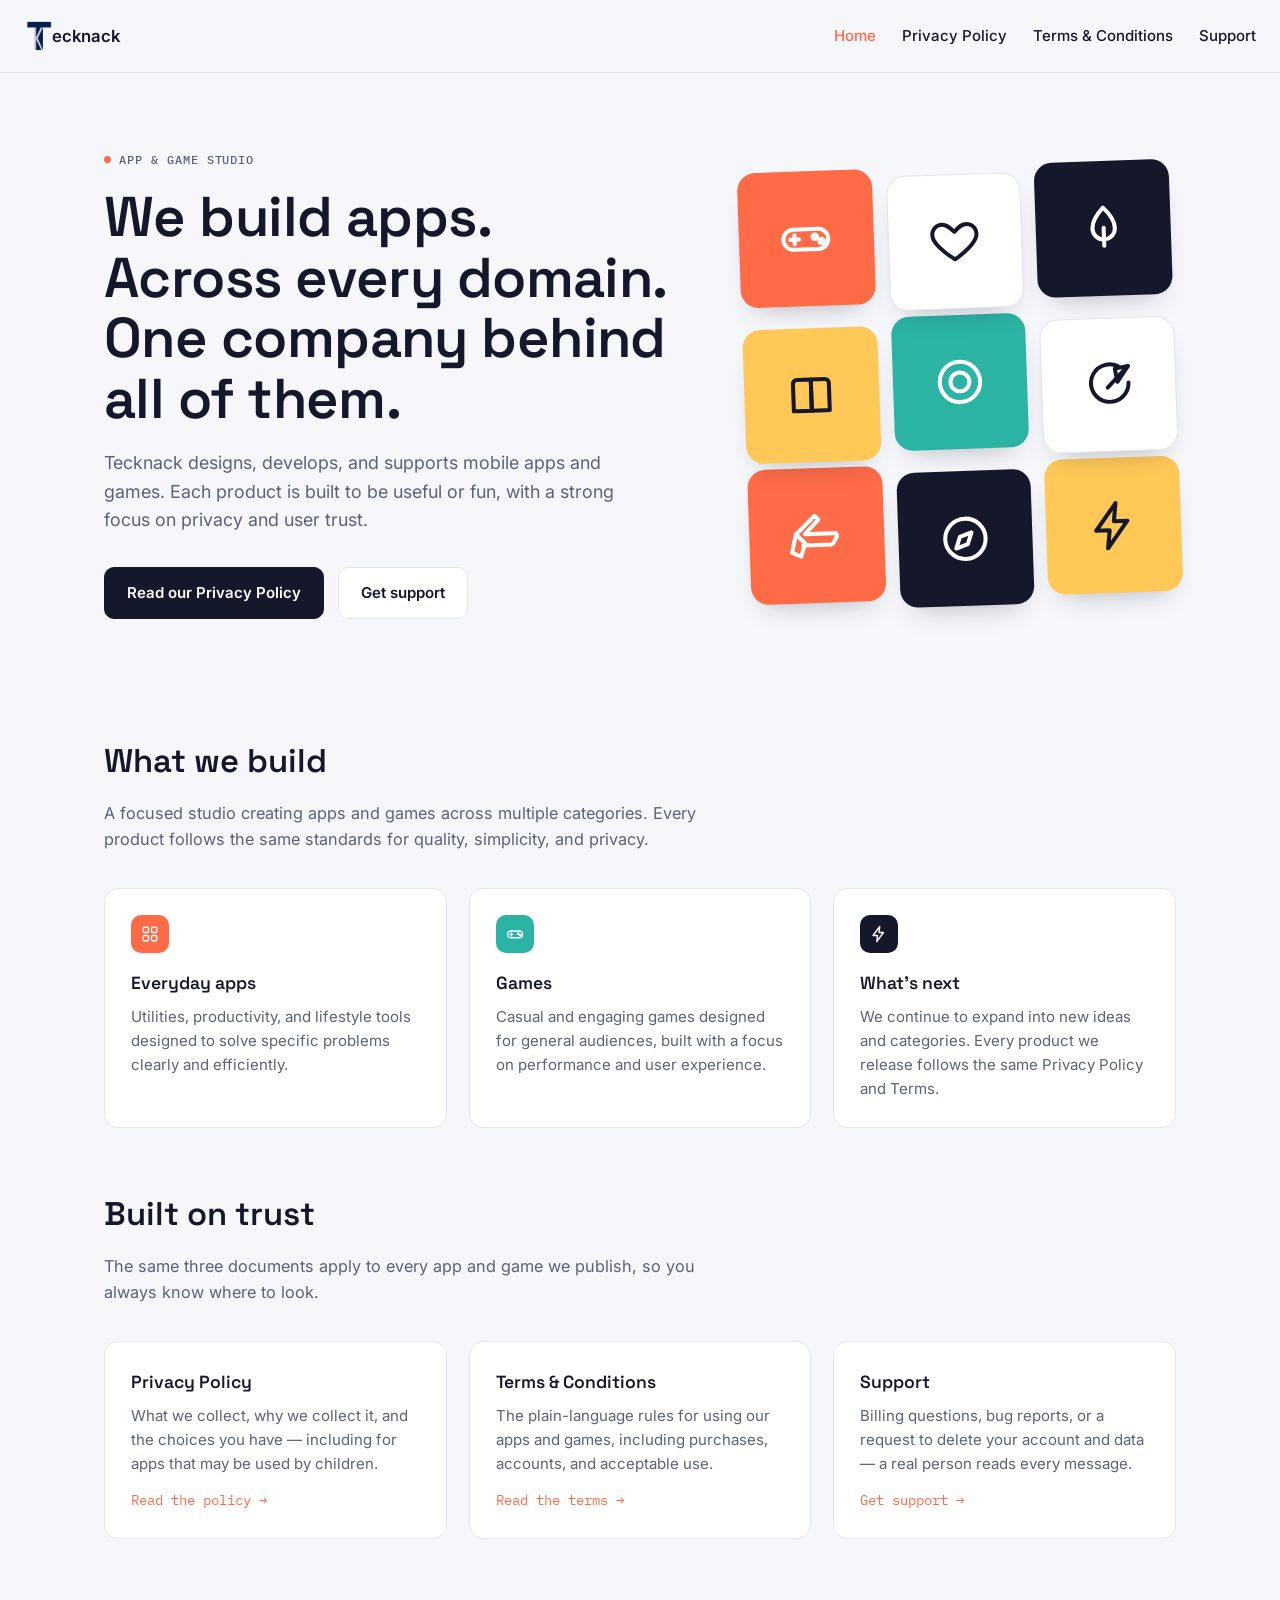
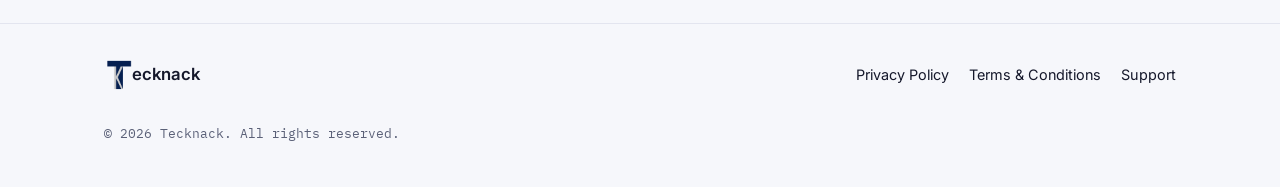
<file: index.html>
<!DOCTYPE html>
<html lang="en">
<head>
<meta charset="UTF-8">
<meta name="viewport" content="width=device-width, initial-scale=1.0">
<title>Tecknack — Apps & Games</title>
<meta name="description" content="Tecknack designs and publishes apps and games across the App Store and Google Play.">
<link rel="preconnect" href="https://fonts.googleapis.com">
<link rel="preconnect" href="https://fonts.gstatic.com" crossorigin>
<link href="https://fonts.googleapis.com/css2?family=Space+Grotesk:wght@500;600;700&family=Inter:wght@400;500;600;700&family=IBM+Plex+Mono:wght@400;500&display=swap" rel="stylesheet">
<style>
.brand {

  display: flex;

  align-items: flex-start;

  gap: 0;              /* No gap */

}

.logo {

  width: 30px;

  height: 30px;

  margin: 0;

}

.text {

  margin: -12px;

  padding: 0;

}
  :root{
    --ink:#15182B;
    --slate:#5B6178;
    --paper:#F6F7FB;
    --surface:#FFFFFF;
    --line:#E3E5EF;
    --accent:#FF6B47;
    --accent-2:#2BB3A3;
    --accent-3:#FFC857;
    --radius:14px;
    --maxw:1120px;
  }
  *{box-sizing:border-box;}
  html{scroll-behavior:smooth;}
  body{
    margin:0;
    background:var(--paper);
    color:var(--ink);
    font-family:'Inter',system-ui,-apple-system,sans-serif;
    font-size:16px;
    line-height:1.6;
    -webkit-font-smoothing:antialiased;
  }
  h1,h2,h3,.brand-name{font-family:'Space Grotesk',system-ui,sans-serif;}
  .mono,.doc-meta,.fine-print,.toc-label,.eyebrow{font-family:'IBM Plex Mono',monospace;}
  a{color:var(--ink);text-decoration:none;}
  a:hover{color:var(--accent);}
  a:focus-visible,button:focus-visible,summary:focus-visible{outline:3px solid var(--accent-2);outline-offset:2px;border-radius:4px;}
  .wrap{max-width:var(--maxw);margin:0 auto;padding:0 24px;}
  img,svg{display:block;}

  /* header */
  .site-header{position:sticky;top:0;background:rgba(246,247,251,0.92);backdrop-filter:blur(8px);border-bottom:1px solid var(--line);z-index:10;}
  .header-inner{display:flex;align-items:center;justify-content:space-between;min-height:72px;padding:10px 24px;flex-wrap:wrap;gap:12px;}
  .brand{display:flex;align-items:center;gap:10px;font-weight:600;font-size:1.05rem;}
  .brand-mark{display:grid;grid-template-columns:1fr 1fr;gap:3px;width:20px;height:20px;flex:none;}
  .brand-mark span{border-radius:3px;}
  .brand-mark span:nth-child(1){background:var(--ink);}
  .brand-mark span:nth-child(2){background:var(--accent);}
  .brand-mark span:nth-child(3){background:var(--accent-3);}
  .brand-mark span:nth-child(4){background:var(--accent-2);}
  .site-nav{display:flex;gap:26px;font-size:0.94rem;font-weight:500;flex-wrap:wrap;}
  .site-nav a.active{color:var(--accent);}

  /* hero */
  .hero{padding:72px 0 56px;}
  .hero-grid{display:grid;grid-template-columns:1.15fr 0.85fr;gap:56px;align-items:center;}
  .eyebrow{display:inline-flex;align-items:center;gap:8px;font-size:0.75rem;letter-spacing:0.08em;text-transform:uppercase;color:var(--slate);font-weight:500;margin:0 0 18px;}
  .eyebrow::before{content:"";width:7px;height:7px;border-radius:50%;background:var(--accent);}
  h1.headline{font-size:clamp(2.3rem,5vw,3.5rem);line-height:1.08;font-weight:600;margin:0 0 20px;letter-spacing:-0.01em;}
  .lede{font-size:1.12rem;color:var(--slate);max-width:520px;margin:0 0 32px;}
  .btn-row{display:flex;gap:14px;flex-wrap:wrap;}
  .btn{display:inline-flex;align-items:center;padding:13px 22px;border-radius:10px;font-weight:600;font-size:0.94rem;border:1px solid var(--line);background:var(--surface);transition:transform .15s ease,border-color .15s ease;}
  .btn:hover{transform:translateY(-1px);border-color:var(--ink);color:var(--ink);}
  .btn.primary{background:var(--ink);color:#fff;border-color:var(--ink);}
  .btn.primary:hover{background:#000;color:#fff;}

  /* mosaic */
  .mosaic{display:grid;grid-template-columns:repeat(3,1fr);gap:14px;transform:rotate(-2deg);}
  .tile{aspect-ratio:1;border-radius:18px;display:flex;align-items:center;justify-content:center;box-shadow:0 14px 28px -16px rgba(21,24,43,0.35);}
  .tile svg{width:40%;height:40%;}
  .tile:nth-child(2n){transform:translateY(8px);}
  .t-ink{background:var(--ink);}
  .t-accent{background:var(--accent);}
  .t-accent2{background:var(--accent-2);}
  .t-accent3{background:var(--accent-3);}
  .t-surface{background:var(--surface);border:1px solid var(--line);}
  .t-ink svg,.t-accent svg,.t-accent2 svg{stroke:#fff;}
  .t-accent3 svg,.t-surface svg{stroke:var(--ink);}

  /* sections */
  .section{padding:60px 0;}
  .section-head{max-width:640px;margin:0 0 36px;}
  h2.section-title{font-size:clamp(1.5rem,3vw,2.05rem);font-weight:600;margin:0 0 12px;}
  .section-sub{color:var(--slate);font-size:1.02rem;margin:0;}
  .card-grid{display:grid;grid-template-columns:repeat(3,1fr);gap:22px;}
  .card{background:var(--surface);border:1px solid var(--line);border-radius:var(--radius);padding:26px;}
  .card .icon{width:38px;height:38px;border-radius:10px;display:flex;align-items:center;justify-content:center;margin-bottom:16px;}
  .card .icon svg{width:18px;height:18px;stroke:#fff;}
  .card h3{font-size:1.1rem;margin:0 0 8px;font-weight:600;}
  .card p{color:var(--slate);margin:0;font-size:0.94rem;}
  .card.link{transition:border-color .15s ease,transform .15s ease;}
  .card.link:hover{border-color:var(--ink);transform:translateY(-2px);}
  .card.link .arrow{color:var(--accent);font-family:'IBM Plex Mono',monospace;font-size:0.85rem;}

  /* footer */
  .site-footer{border-top:1px solid var(--line);padding:36px 0 30px;margin-top:24px;}
  .footer-inner{display:flex;flex-wrap:wrap;justify-content:space-between;align-items:center;gap:16px;}
  .footer-brand{display:flex;align-items:center;gap:10px;font-weight:600;}
  .footer-links{display:flex;gap:20px;font-size:0.9rem;flex-wrap:wrap;}
  .fine-print{width:100%;color:var(--slate);font-size:0.8rem;margin-top:18px;}

  @media (max-width:880px){
    .hero-grid{grid-template-columns:1fr;}
    .hero-visual{order:-1;max-width:320px;margin:0 auto;}
    .card-grid{grid-template-columns:1fr;}
  }
  @media (prefers-reduced-motion: reduce){
    *{transition:none!important;}
    html{scroll-behavior:auto;}
  }
</style>
</head>
<body>

<header class="site-header">
  <div class="header-inner">
    <a href="index.html" class="brand">
        <div class="brand">
  <img src="assets/logo.png" alt="Logo" class="logo">
  <span class="text">ecknack</span>
</div>
      
    </a>
    <nav class="site-nav">
      <a href="index.html" class="active">Home</a>
      <a href="privacy-policy.html">Privacy Policy</a>
      <a href="terms-and-conditions.html">Terms &amp; Conditions</a>
      <a href="support.html">Support</a>
    </nav>
  </div>
</header>

<main>
  <section class="hero">
    <div class="wrap hero-grid">
      <div>
        <p class="eyebrow">App &amp; game studio</p>
        <h1 class="headline">We build apps.<br>Across every domain.<br>One company behind all of them.</h1>
        <p class="lede">Tecknack designs, develops, and supports mobile apps and games. Each product is built to be useful or fun, with a strong focus on privacy and user trust.</p>
        <div class="btn-row">
          <a href="privacy-policy.html" class="btn primary">Read our Privacy Policy</a>
          <a href="support.html" class="btn">Get support</a>
        </div>
      </div>
      <div class="hero-visual">
        <div class="mosaic" aria-hidden="true">
          <div class="tile t-accent">
            <svg viewBox="0 0 24 24" fill="none" stroke-width="1.8" stroke-linecap="round" stroke-linejoin="round"><rect x="2" y="8" width="20" height="9" rx="4.5"/><line x1="7" y1="10.5" x2="7" y2="14.5"/><line x1="5" y1="12.5" x2="9" y2="12.5"/><circle cx="16" cy="11.5" r="1"/><circle cx="19" cy="13.5" r="1"/></svg>
          </div>
          <div class="tile t-surface">
            <svg viewBox="0 0 24 24" fill="none" stroke-width="1.8" stroke-linecap="round" stroke-linejoin="round"><path d="M12 20s-7.5-4.6-9.6-9.3C1.2 7.4 3 4.5 6.2 4.2c2-.2 3.5 1 5.8 3.4 2.3-2.4 3.8-3.6 5.8-3.4 3.2.3 5 3.2 3.8 6.5C19.5 15.4 12 20 12 20z"/></svg>
          </div>
          <div class="tile t-ink">
            <svg viewBox="0 0 24 24" fill="none" stroke-width="1.8" stroke-linecap="round" stroke-linejoin="round"><path d="M12 3c3 3 5 6.2 5 9.2A5 5 0 0 1 7 12.2C7 9.2 9 6 12 3z"/><path d="M12 12v8"/></svg>
          </div>
          <div class="tile t-accent3">
            <svg viewBox="0 0 24 24" fill="none" stroke-width="1.8" stroke-linecap="round" stroke-linejoin="round"><path d="M4 19V6.8C4 5.8 4.8 5 5.8 5H12v14H5.8C4.8 19 4 18.2 4 19z"/><path d="M20 19V6.8c0-1-.8-1.8-1.8-1.8H12v14h6.2c1 0 1.8-.2 1.8 0z"/></svg>
          </div>
          <div class="tile t-accent2">
            <svg viewBox="0 0 24 24" fill="none" stroke-width="1.8" stroke-linecap="round" stroke-linejoin="round"><circle cx="12" cy="12" r="9"/><circle cx="12" cy="12" r="4.2"/></svg>
          </div>
          <div class="tile t-surface">
            <svg viewBox="0 0 24 24" fill="none" stroke-width="1.8" stroke-linecap="round" stroke-linejoin="round"><path d="M21 11.5a8.5 8.5 0 1 1-4.6-7.6"/><path d="M21 4l-9.5 9.5"/><path d="M21 4l-6 1 1 6z"/></svg>
          </div>
          <div class="tile t-accent">
            <svg viewBox="0 0 24 24" fill="none" stroke-width="1.8" stroke-linecap="round" stroke-linejoin="round"><path d="M3 11l8.5-8 1.7 1.7L7 11h13.3a1 1 0 0 1 .9 1.5l-1.6 2.8A1 1 0 0 1 18.7 16H6"/><path d="M3 11l4 4-2 6-4-2z"/></svg>
          </div>
          <div class="tile t-ink">
            <svg viewBox="0 0 24 24" fill="none" stroke-width="1.8" stroke-linecap="round" stroke-linejoin="round"><circle cx="12" cy="12" r="9"/><path d="M14.8 9.2 9.6 11l-1.8 5.2 5.2-1.8z"/></svg>
          </div>
          <div class="tile t-accent3">
            <svg viewBox="0 0 24 24" fill="none" stroke-width="1.8" stroke-linecap="round" stroke-linejoin="round"><path d="M13 2 4 14h6l-1 8 9-12h-6z"/></svg>
          </div>
        </div>
      </div>
    </div>
  </section>

  <section class="section">
    <div class="wrap">
      <div class="section-head">
        <h2 class="section-title">What we build</h2>
        <p class="section-sub">A focused studio creating apps and games across multiple categories.
Every product follows the same standards for quality, simplicity, and privacy.</p>
      </div>
      <div class="card-grid">
        <div class="card">
          <span class="icon" style="background:var(--accent);">
            <svg viewBox="0 0 24 24" fill="none" stroke-width="1.8" stroke-linecap="round" stroke-linejoin="round"><rect x="3" y="3" width="7" height="7" rx="1.5"/><rect x="14" y="3" width="7" height="7" rx="1.5"/><rect x="3" y="14" width="7" height="7" rx="1.5"/><rect x="14" y="14" width="7" height="7" rx="1.5"/></svg>
          </span>
          <h3>Everyday apps</h3>
          <p>Utilities, productivity, and lifestyle tools designed to solve specific problems clearly and efficiently.</p>
        </div>
        <div class="card">
          <span class="icon" style="background:var(--accent-2);">
            <svg viewBox="0 0 24 24" fill="none" stroke-width="1.8" stroke-linecap="round" stroke-linejoin="round"><rect x="2" y="8" width="20" height="9" rx="4.5"/><line x1="7" y1="10.5" x2="7" y2="14.5"/><line x1="5" y1="12.5" x2="9" y2="12.5"/><circle cx="16" cy="11.5" r="1"/><circle cx="19" cy="13.5" r="1"/></svg>
          </span>
          <h3>Games</h3>
          <p>Casual and engaging games designed for general audiences, built with a focus on performance and user experience.</p>
        </div>
        <div class="card">
          <span class="icon" style="background:var(--ink);">
            <svg viewBox="0 0 24 24" fill="none" stroke-width="1.8" stroke-linecap="round" stroke-linejoin="round"><path d="M13 2 4 14h6l-1 8 9-12h-6z"/></svg>
          </span>
          <h3>What's next</h3>
          <p>We continue to expand into new ideas and categories. Every product we release follows the same Privacy Policy and Terms.</p>
        </div>
      </div>
    </div>
  </section>

  <section class="section" style="padding-top:0;">
    <div class="wrap">
      <div class="section-head">
        <h2 class="section-title">Built on trust</h2>
        <p class="section-sub">The same three documents apply to every app and game we publish, so you always know where to look.</p>
      </div>
      <div class="card-grid">
        <a href="privacy-policy.html" class="card link">
          <h3>Privacy Policy</h3>
          <p>What we collect, why we collect it, and the choices you have — including for apps that may be used by children.</p>
          <p class="arrow" style="margin-top:14px;">Read the policy →</p>
        </a>
        <a href="terms-and-conditions.html" class="card link">
          <h3>Terms &amp; Conditions</h3>
          <p>The plain-language rules for using our apps and games, including purchases, accounts, and acceptable use.</p>
          <p class="arrow" style="margin-top:14px;">Read the terms →</p>
        </a>
        <a href="support.html" class="card link">
          <h3>Support</h3>
          <p>Billing questions, bug reports, or a request to delete your account and data — a real person reads every message.</p>
          <p class="arrow" style="margin-top:14px;">Get support →</p>
        </a>
      </div>
    </div>
  </section>
</main>

<footer class="site-footer">
  <div class="wrap footer-inner">
    <span class="footer-brand">
        <div class="brand">
  <img src="assets/logo.png" alt="Logo" class="logo">
  <span class="text">ecknack</span>
</div>
    </span>
    <nav class="footer-links">
      <a href="privacy-policy.html">Privacy Policy</a>
      <a href="terms-and-conditions.html">Terms &amp; Conditions</a>
      <a href="support.html">Support</a>
    </nav>
    <p class="fine-print">© 2026 Tecknack. All rights reserved.</p>
  </div>
</footer>

</body>
</html>
</file>
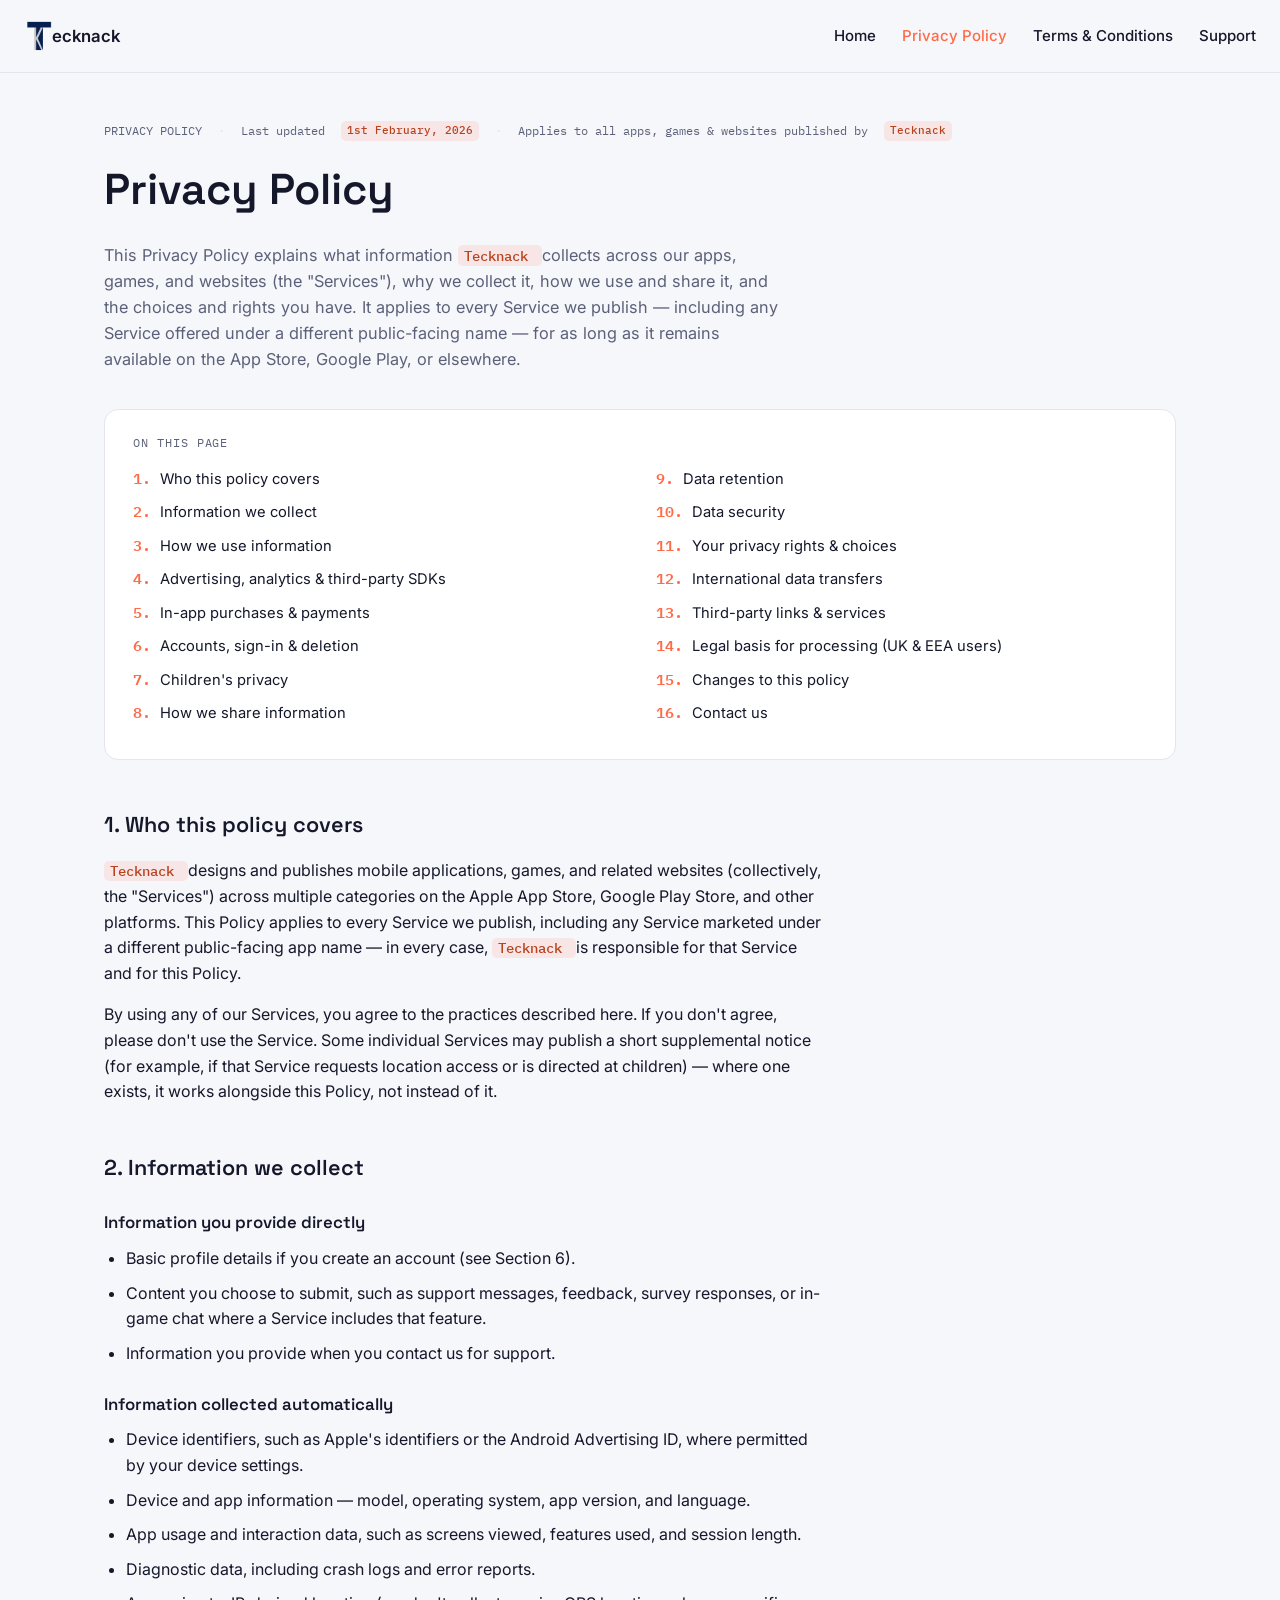
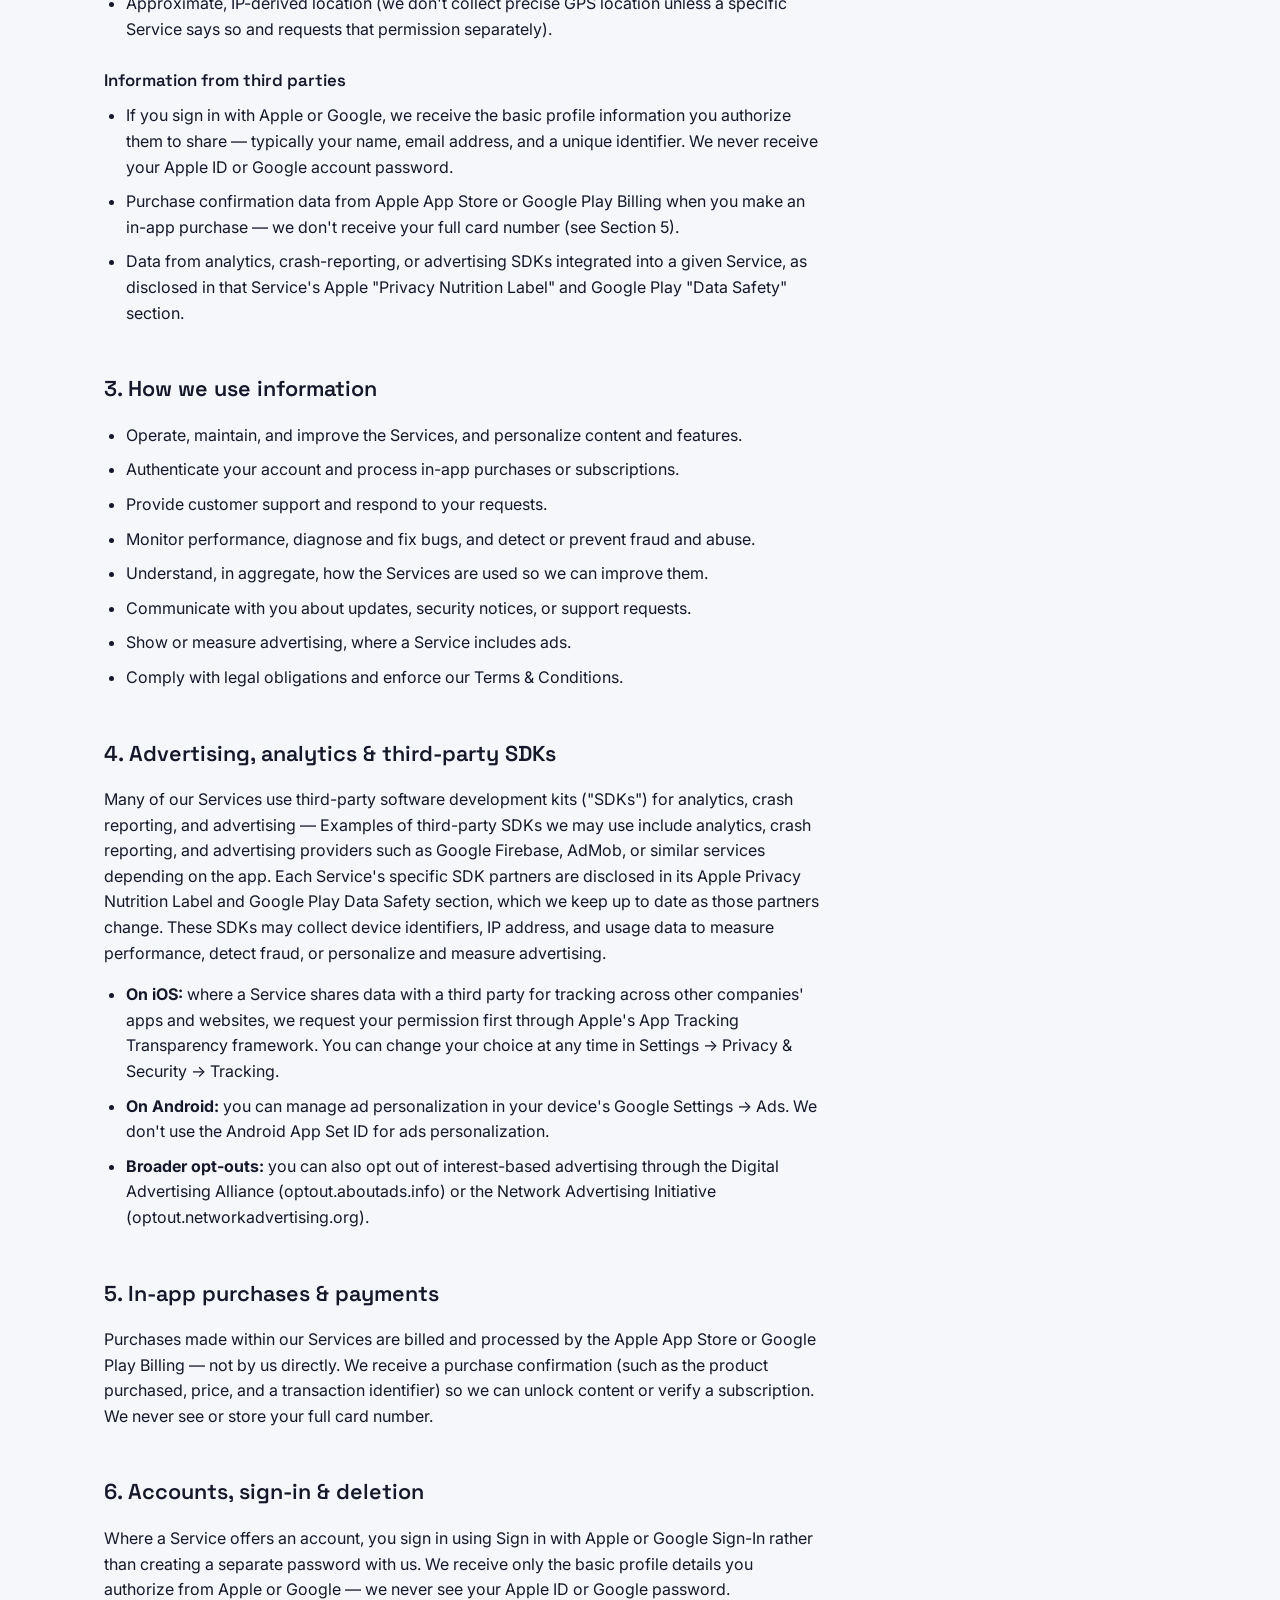
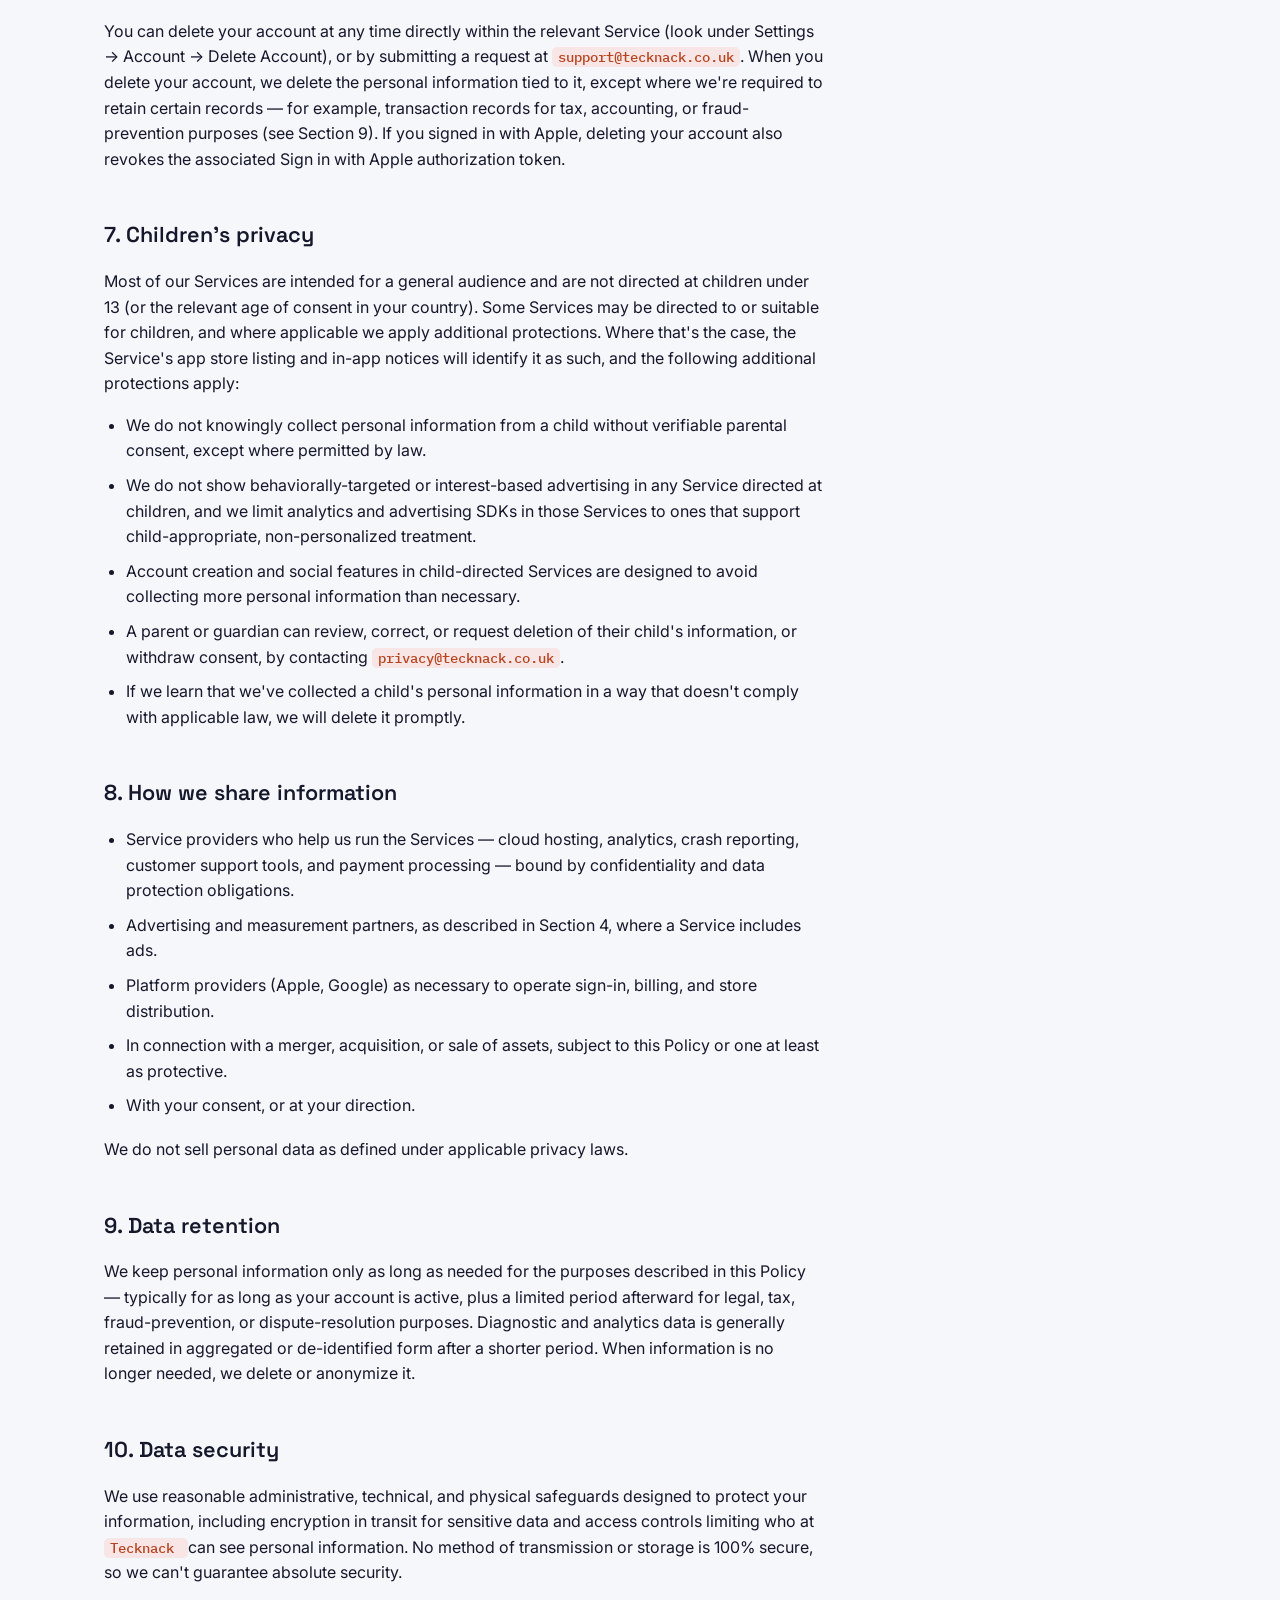
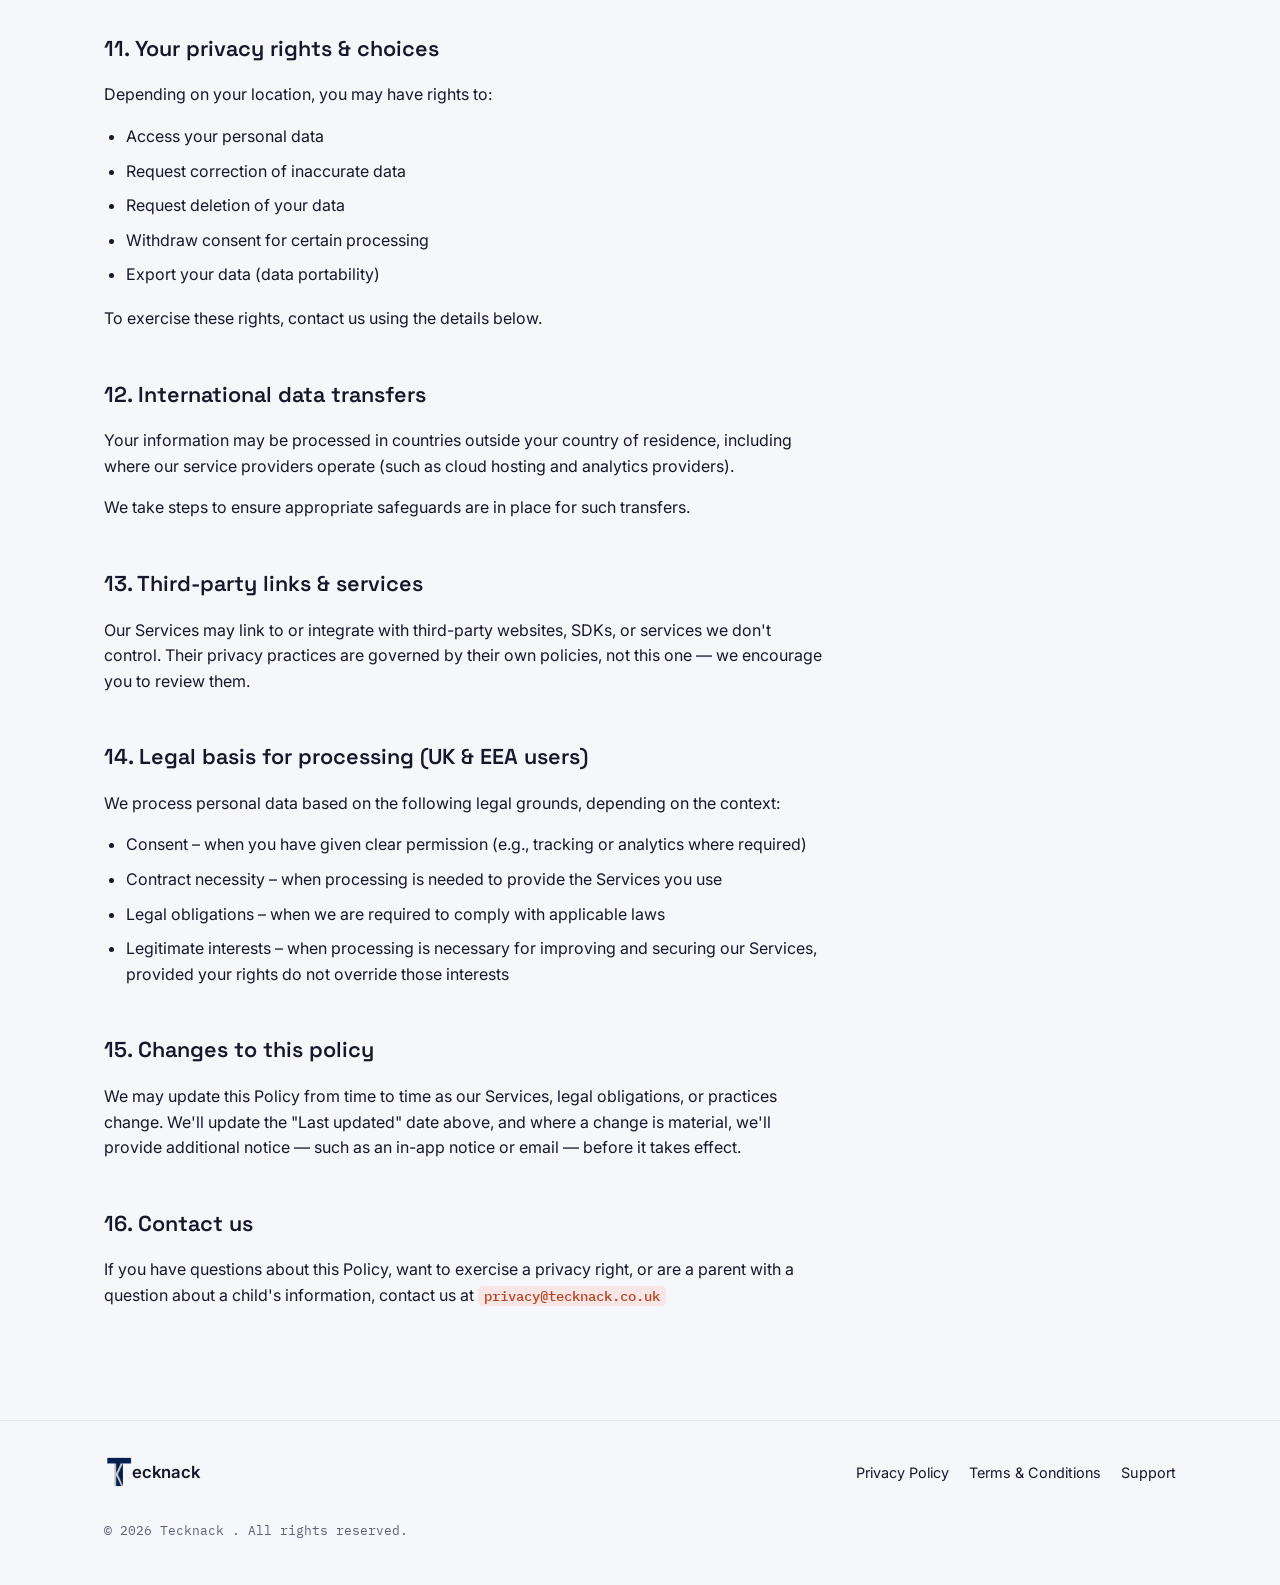
<file: privacy-policy.html>
<!DOCTYPE html>
<html lang="en">
<head>
<meta charset="UTF-8">
<meta name="viewport" content="width=device-width, initial-scale=1.0">
<title>Privacy Policy — Tecknack </title>
<meta name="description" content="Privacy Policy for all apps, games, and websites published by Tecknack .">
<link rel="preconnect" href="https://fonts.googleapis.com">
<link rel="preconnect" href="https://fonts.gstatic.com" crossorigin>
<link href="https://fonts.googleapis.com/css2?family=Space+Grotesk:wght@500;600;700&family=Inter:wght@400;500;600;700&family=IBM+Plex+Mono:wght@400;500&display=swap" rel="stylesheet">
<style>
    .brand {

  display: flex;

  align-items: flex-start;

  gap: 0;              /* No gap */

}

.logo {

  width: 30px;

  height: 30px;

  margin: 0;

}

.text {

  margin: -12px;

  padding: 0;

}
  :root{
    --ink:#15182B;
    --slate:#5B6178;
    --paper:#F6F7FB;
    --surface:#FFFFFF;
    --line:#E3E5EF;
    --accent:#FF6B47;
    --accent-2:#2BB3A3;
    --accent-3:#FFC857;
    --radius:14px;
    --maxw:1120px;
  }
  *{box-sizing:border-box;}
  html{scroll-behavior:smooth;}
  body{margin:0;background:var(--paper);color:var(--ink);font-family:'Inter',system-ui,-apple-system,sans-serif;font-size:16px;line-height:1.6;-webkit-font-smoothing:antialiased;}
  h1,h2,h3,.brand-name{font-family:'Space Grotesk',system-ui,sans-serif;}
  .mono,.doc-meta,.fine-print,.toc-label,.eyebrow{font-family:'IBM Plex Mono',monospace;}
  a{color:var(--ink);text-decoration:none;}
  a:hover{color:var(--accent);}
  a:focus-visible,button:focus-visible,summary:focus-visible{outline:3px solid var(--accent-2);outline-offset:2px;border-radius:4px;}
  .wrap{max-width:var(--maxw);margin:0 auto;padding:0 24px;}

  .site-header{position:sticky;top:0;background:rgba(246,247,251,0.92);backdrop-filter:blur(8px);border-bottom:1px solid var(--line);z-index:10;}
  .header-inner{display:flex;align-items:center;justify-content:space-between;min-height:72px;padding:10px 24px;flex-wrap:wrap;gap:12px;}
  .brand{display:flex;align-items:center;gap:10px;font-weight:600;font-size:1.05rem;}
  .brand-mark{display:grid;grid-template-columns:1fr 1fr;gap:3px;width:20px;height:20px;flex:none;}
  .brand-mark span{border-radius:3px;}
  .brand-mark span:nth-child(1){background:var(--ink);}
  .brand-mark span:nth-child(2){background:var(--accent);}
  .brand-mark span:nth-child(3){background:var(--accent-3);}
  .brand-mark span:nth-child(4){background:var(--accent-2);}
  .site-nav{display:flex;gap:26px;font-size:0.94rem;font-weight:500;flex-wrap:wrap;}
  .site-nav a.active{color:var(--accent);}

  .site-footer{border-top:1px solid var(--line);padding:36px 0 30px;margin-top:24px;}
  .footer-inner{display:flex;flex-wrap:wrap;justify-content:space-between;align-items:center;gap:16px;}
  .footer-brand{display:flex;align-items:center;gap:10px;font-weight:600;}
  .footer-links{display:flex;gap:20px;font-size:0.9rem;flex-wrap:wrap;}
  .fine-print{width:100%;color:var(--slate);font-size:0.8rem;margin-top:18px;}

  /* legal doc */
  .doc-head{padding:48px 0 0;}
  .doc-meta{display:flex;flex-wrap:wrap;gap:8px 16px;align-items:center;color:var(--slate);font-size:0.78rem;margin:0 0 14px;}
  .doc-meta .sep{color:var(--line);}
  .legal-title{font-size:clamp(2rem,4vw,2.7rem);font-weight:600;margin:0 0 18px;}
  .intro-text{color:var(--slate);max-width:680px;font-size:1.02rem;margin:0 0 36px;}

  .toc{background:var(--surface);border:1px solid var(--line);border-radius:var(--radius);padding:24px 28px;margin:0 0 48px;}
  .toc-label{font-size:0.74rem;letter-spacing:0.08em;text-transform:uppercase;color:var(--slate);margin:0 0 14px;}
  .toc ol{columns:2;column-gap:32px;margin:0;padding:0;list-style:none;counter-reset:toc;}
  .toc li{counter-increment:toc;margin-bottom:9px;font-size:0.92rem;break-inside:avoid;}
  .toc li a::before{content:counter(toc) ". ";color:var(--accent);font-weight:600;font-family:'IBM Plex Mono',monospace;}

  .legal-body{max-width:720px;padding-bottom:72px;}
  .legal-body h2{font-size:1.35rem;font-weight:600;margin:46px 0 16px;scroll-margin-top:96px;}
  .legal-body h2:first-of-type{margin-top:0;}
  .legal-body h3{font-size:1.05rem;font-weight:600;margin:24px 0 10px;}
  .legal-body p{margin:0 0 16px;}
  .legal-body ul{margin:0 0 18px;padding-left:22px;}
  .legal-body li{margin-bottom:9px;}
  .legal-body a{color:var(--accent);border-bottom:1px solid rgba(255,107,71,0.35);}
  .ph{background:rgba(255,107,71,0.12);color:#B8431F;padding:1px 6px;border-radius:5px;font-family:'IBM Plex Mono',monospace;font-size:0.87em;font-weight:500;white-space:nowrap;}
  .callout{background:#FFF7EE;border:1px solid #F4DCC2;border-radius:10px;padding:16px 20px;font-size:0.92rem;color:#6B4A22;margin:0 0 28px;}
  .callout strong{color:#4A2E12;}

  @media (prefers-reduced-motion: reduce){ *{transition:none!important;} html{scroll-behavior:auto;} }
  @media (max-width:680px){ .toc ol{columns:1;} }
</style>
</head>
<body>

<header class="site-header">
  <div class="header-inner">
    <a href="index.html" class="brand">
        <div class="brand">
  <img src="assets/logo.png" alt="Logo" class="logo">
  <span class="text">ecknack</span>
</div>
      
    </a>
    <nav class="site-nav">
      <a href="index.html">Home</a>
      <a href="privacy-policy.html" class="active">Privacy Policy</a>
      <a href="terms-and-conditions.html">Terms &amp; Conditions</a>
      <a href="support.html">Support</a>
    </nav>
  </div>
</header>

<main class="wrap">
  <div class="doc-head">
    <p class="doc-meta">PRIVACY POLICY <span class="sep">·</span> Last updated <span class="ph">1st February, 2026</span> <span class="sep">·</span> Applies to all apps, games &amp; websites published by <span class="ph">Tecknack </span></p>
    <h1 class="legal-title">Privacy Policy</h1>
    <p class="intro-text">This Privacy Policy explains what information <span class="ph">Tecknack </span> collects across our apps, games, and websites (the "Services"), why we collect it, how we use and share it, and the choices and rights you have. It applies to every Service we publish — including any Service offered under a different public-facing name — for as long as it remains available on the App Store, Google Play, or elsewhere.</p>
  </div>

  <nav class="toc" aria-label="Table of contents">
    <p class="toc-label">On this page</p>
    <ol>
      <li><a href="#scope">Who this policy covers</a></li>
      <li><a href="#collect">Information we collect</a></li>
      <li><a href="#use">How we use information</a></li>
      <li><a href="#ads">Advertising, analytics &amp; third-party SDKs</a></li>
      <li><a href="#purchases">In-app purchases &amp; payments</a></li>
      <li><a href="#accounts">Accounts, sign-in &amp; deletion</a></li>
      <li><a href="#children">Children's privacy</a></li>
      <li><a href="#sharing">How we share information</a></li>
      <li><a href="#retention">Data retention</a></li>
      <li><a href="#security">Data security</a></li>
      <li><a href="#rights">Your privacy rights &amp; choices</a></li>
      <li><a href="#transfers">International data transfers</a></li>
      <li><a href="#links">Third-party links &amp; services</a></li>
        <li><a href="#eu-policy">Legal basis for processing (UK & EEA users)</a></li>
      <li><a href="#changes">Changes to this policy</a></li>
      <li><a href="#contact">Contact us</a></li>
    </ol>
  </nav>

  <article class="legal-body">

    <h2 id="scope">1. Who this policy covers</h2>
    <p><span class="ph">Tecknack </span> designs and publishes mobile applications, games, and related websites (collectively, the "Services") across multiple categories on the Apple App Store, Google Play Store, and other platforms. This Policy applies to every Service we publish, including any Service marketed under a different public-facing app name — in every case, <span class="ph">Tecknack </span> is responsible for that Service and for this Policy.</p>
    <p>By using any of our Services, you agree to the practices described here. If you don't agree, please don't use the Service. Some individual Services may publish a short supplemental notice (for example, if that Service requests location access or is directed at children) — where one exists, it works alongside this Policy, not instead of it.</p>

    <h2 id="collect">2. Information we collect</h2>
    <h3>Information you provide directly</h3>
    <ul>
      <li>Basic profile details if you create an account (see Section 6).</li>
      <li>Content you choose to submit, such as support messages, feedback, survey responses, or in-game chat where a Service includes that feature.</li>
      <li>Information you provide when you contact us for support.</li>
    </ul>
    <h3>Information collected automatically</h3>
    <ul>
      <li>Device identifiers, such as Apple's identifiers or the Android Advertising ID, where permitted by your device settings.</li>
      <li>Device and app information — model, operating system, app version, and language.</li>
      <li>App usage and interaction data, such as screens viewed, features used, and session length.</li>
      <li>Diagnostic data, including crash logs and error reports.</li>
      <li>Approximate, IP-derived location (we don't collect precise GPS location unless a specific Service says so and requests that permission separately).</li>
    </ul>
    <h3>Information from third parties</h3>
    <ul>
      <li>If you sign in with Apple or Google, we receive the basic profile information you authorize them to share — typically your name, email address, and a unique identifier. We never receive your Apple ID or Google account password.</li>
      <li>Purchase confirmation data from Apple App Store or Google Play Billing when you make an in-app purchase — we don't receive your full card number (see Section 5).</li>
      <li>Data from analytics, crash-reporting, or advertising SDKs integrated into a given Service, as disclosed in that Service's Apple "Privacy Nutrition Label" and Google Play "Data Safety" section.</li>
    </ul>

    <h2 id="use">3. How we use information</h2>
    <ul>
      <li>Operate, maintain, and improve the Services, and personalize content and features.</li>
      <li>Authenticate your account and process in-app purchases or subscriptions.</li>
      <li>Provide customer support and respond to your requests.</li>
      <li>Monitor performance, diagnose and fix bugs, and detect or prevent fraud and abuse.</li>
      <li>Understand, in aggregate, how the Services are used so we can improve them.</li>
      <li>Communicate with you about updates, security notices, or support requests.</li>
      <li>Show or measure advertising, where a Service includes ads.</li>
      <li>Comply with legal obligations and enforce our Terms &amp; Conditions.</li>
    </ul>

    <h2 id="ads">4. Advertising, analytics &amp; third-party SDKs</h2>
    <p>Many of our Services use third-party software development kits ("SDKs") for analytics, crash reporting, and advertising — Examples of third-party SDKs we may use include analytics, crash reporting, and advertising providers such as Google Firebase, AdMob, or similar services depending on the app. Each Service's specific SDK partners are disclosed in its Apple Privacy Nutrition Label and Google Play Data Safety section, which we keep up to date as those partners change. These SDKs may collect device identifiers, IP address, and usage data to measure performance, detect fraud, or personalize and measure advertising.</p>
    <ul>
      <li><strong>On iOS:</strong> where a Service shares data with a third party for tracking across other companies' apps and websites, we request your permission first through Apple's App Tracking Transparency framework. You can change your choice at any time in Settings → Privacy &amp; Security → Tracking.</li>
      <li><strong>On Android:</strong> you can manage ad personalization in your device's Google Settings → Ads. We don't use the Android App Set ID for ads personalization.</li>
      <li><strong>Broader opt-outs:</strong> you can also opt out of interest-based advertising through the Digital Advertising Alliance (optout.aboutads.info) or the Network Advertising Initiative (optout.networkadvertising.org).</li>
    </ul>

    <h2 id="purchases">5. In-app purchases &amp; payments</h2>
    <p>Purchases made within our Services are billed and processed by the Apple App Store or Google Play Billing — not by us directly. We receive a purchase confirmation (such as the product purchased, price, and a transaction identifier) so we can unlock content or verify a subscription. We never see or store your full card number.</p>

    <h2 id="accounts">6. Accounts, sign-in &amp; deletion</h2>
    <p>Where a Service offers an account, you sign in using Sign in with Apple or Google Sign-In rather than creating a separate password with us. We receive only the basic profile details you authorize from Apple or Google — we never see your Apple ID or Google password.</p>
    <p>You can delete your account at any time directly within the relevant Service (look under Settings → Account → Delete Account), or by submitting a request at <span class="ph">support@tecknack.co.uk</span>. When you delete your account, we delete the personal information tied to it, except where we're required to retain certain records — for example, transaction records for tax, accounting, or fraud-prevention purposes (see Section 9). If you signed in with Apple, deleting your account also revokes the associated Sign in with Apple authorization token.</p>

    <h2 id="children">7. Children's privacy</h2>
    <p>Most of our Services are intended for a general audience and are not directed at children under 13 (or the relevant age of consent in your country). Some Services may be directed to or suitable for children, and where applicable we apply additional protections. Where that's the case, the Service's app store listing and in-app notices will identify it as such, and the following additional protections apply:</p>
    <ul>
      <li>We do not knowingly collect personal information from a child without verifiable parental consent, except where permitted by law.</li>
      <li>We do not show behaviorally-targeted or interest-based advertising in any Service directed at children, and we limit analytics and advertising SDKs in those Services to ones that support child-appropriate, non-personalized treatment.</li>
      <li>Account creation and social features in child-directed Services are designed to avoid collecting more personal information than necessary.</li>
      <li>A parent or guardian can review, correct, or request deletion of their child's information, or withdraw consent, by contacting <span class="ph">privacy@tecknack.co.uk</span>.</li>
      <li>If we learn that we've collected a child's personal information in a way that doesn't comply with applicable law, we will delete it promptly.</li>
    </ul>

    <h2 id="sharing">8. How we share information</h2>
    <ul>
      <li>Service providers who help us run the Services — cloud hosting, analytics, crash reporting, customer support tools, and payment processing — bound by confidentiality and data protection obligations.</li>
      <li>Advertising and measurement partners, as described in Section 4, where a Service includes ads.</li>
      <li>Platform providers (Apple, Google) as necessary to operate sign-in, billing, and store distribution.</li>
      <li>In connection with a merger, acquisition, or sale of assets, subject to this Policy or one at least as protective.</li>
      <li>With your consent, or at your direction.</li>
    </ul>
    <p>We do not sell personal data as defined under applicable privacy laws.</p>

    <h2 id="retention">9. Data retention</h2>
    <p>We keep personal information only as long as needed for the purposes described in this Policy — typically for as long as your account is active, plus a limited period afterward for legal, tax, fraud-prevention, or dispute-resolution purposes. Diagnostic and analytics data is generally retained in aggregated or de-identified form after a shorter period. When information is no longer needed, we delete or anonymize it.</p>

    <h2 id="security">10. Data security</h2>
    <p>We use reasonable administrative, technical, and physical safeguards designed to protect your information, including encryption in transit for sensitive data and access controls limiting who at <span class="ph">Tecknack </span> can see personal information. No method of transmission or storage is 100% secure, so we can't guarantee absolute security.</p>

    <h2 id="rights">11. Your privacy rights &amp; choices</h2>
      <p>Depending on your location, you may have rights to:</p>
      <ul>
          <li>Access your personal data</li>
          <li>Request correction of inaccurate data</li>
          <li>Request deletion of your data</li>
          <li>Withdraw consent for certain processing</li>
          <li>Export your data (data portability)</li>
      </ul>

      <p>To exercise these rights, contact us using the details below.</p>

    <h2 id="transfers">12. International data transfers</h2>
    <p>Your information may be processed in countries outside your country of residence, including where our service providers operate (such as cloud hosting and analytics providers).</p>
      <p>We take steps to ensure appropriate safeguards are in place for such transfers.</p>

    <h2 id="links">13. Third-party links &amp; services</h2>
    <p>Our Services may link to or integrate with third-party websites, SDKs, or services we don't control. Their privacy practices are governed by their own policies, not this one — we encourage you to review them.</p>
      
       <h2 id="eu-policy">14. Legal basis for processing (UK & EEA users)</h2>
    <p>We process personal data based on the following legal grounds, depending on the context:</p>
      <ul>
          <li>Consent – when you have given clear permission (e.g., tracking or analytics where required)</li>
          <li>Contract necessity – when processing is needed to provide the Services you use</li>
          <li>Legal obligations – when we are required to comply with applicable laws</li>
          <li>Legitimate interests – when processing is necessary for improving and securing our Services, provided your rights do not override those interests</li>
      </ul>

    <h2 id="changes">15. Changes to this policy</h2>
    <p>We may update this Policy from time to time as our Services, legal obligations, or practices change. We'll update the "Last updated" date above, and where a change is material, we'll provide additional notice — such as an in-app notice or email — before it takes effect.</p>

    <h2 id="contact">16. Contact us</h2>
    <p>If you have questions about this Policy, want to exercise a privacy right, or are a parent with a question about a child's information, contact us at <span class="ph">privacy@tecknack.co.uk</span></p>

  </article>
</main>

<footer class="site-footer">
  <div class="wrap footer-inner">
    <span class="footer-brand">
        <div class="brand">
  <img src="assets/logo.png" alt="Logo" class="logo">
  <span class="text">ecknack</span>
</div>
    </span>
    <nav class="footer-links">
      <a href="privacy-policy.html">Privacy Policy</a>
      <a href="terms-and-conditions.html">Terms &amp; Conditions</a>
      <a href="support.html">Support</a>
    </nav>
    <p class="fine-print">© 2026 Tecknack . All rights reserved.</p>
  </div>
</footer>

</body>
</html>
</file>
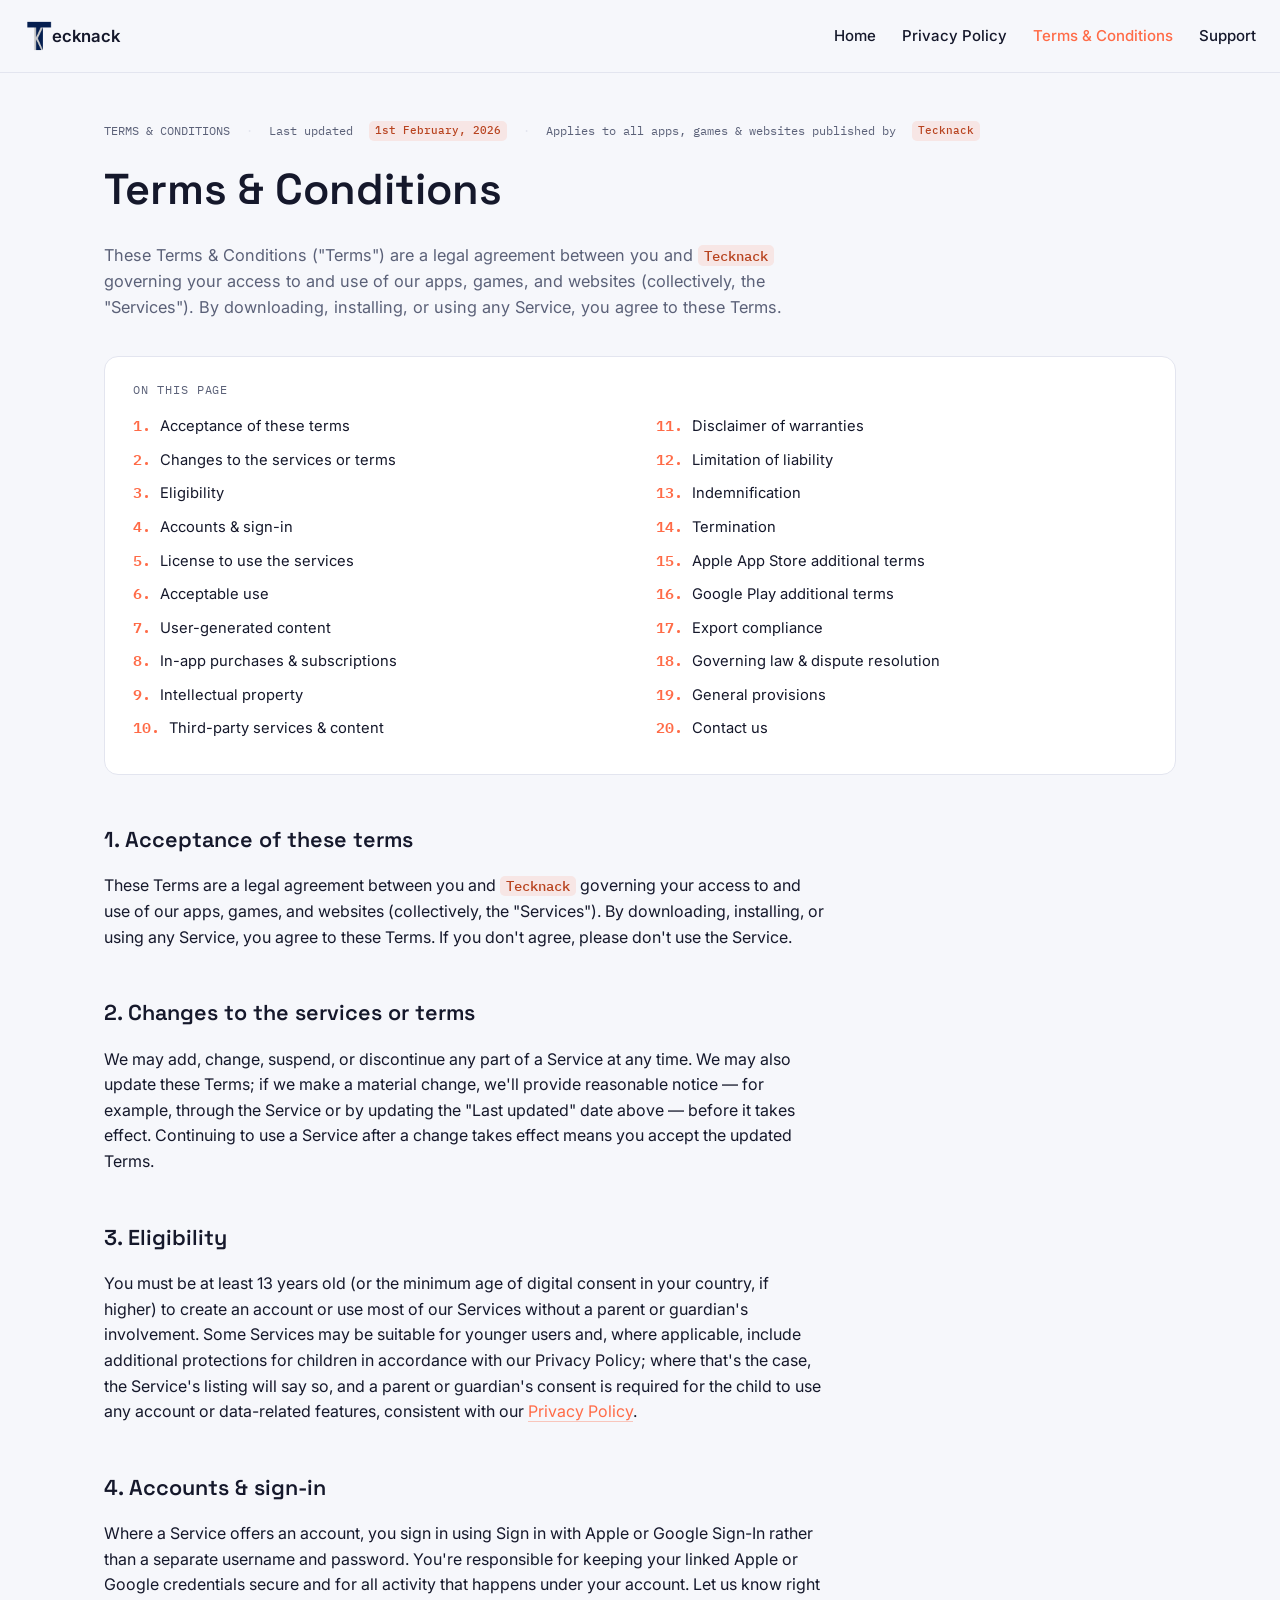
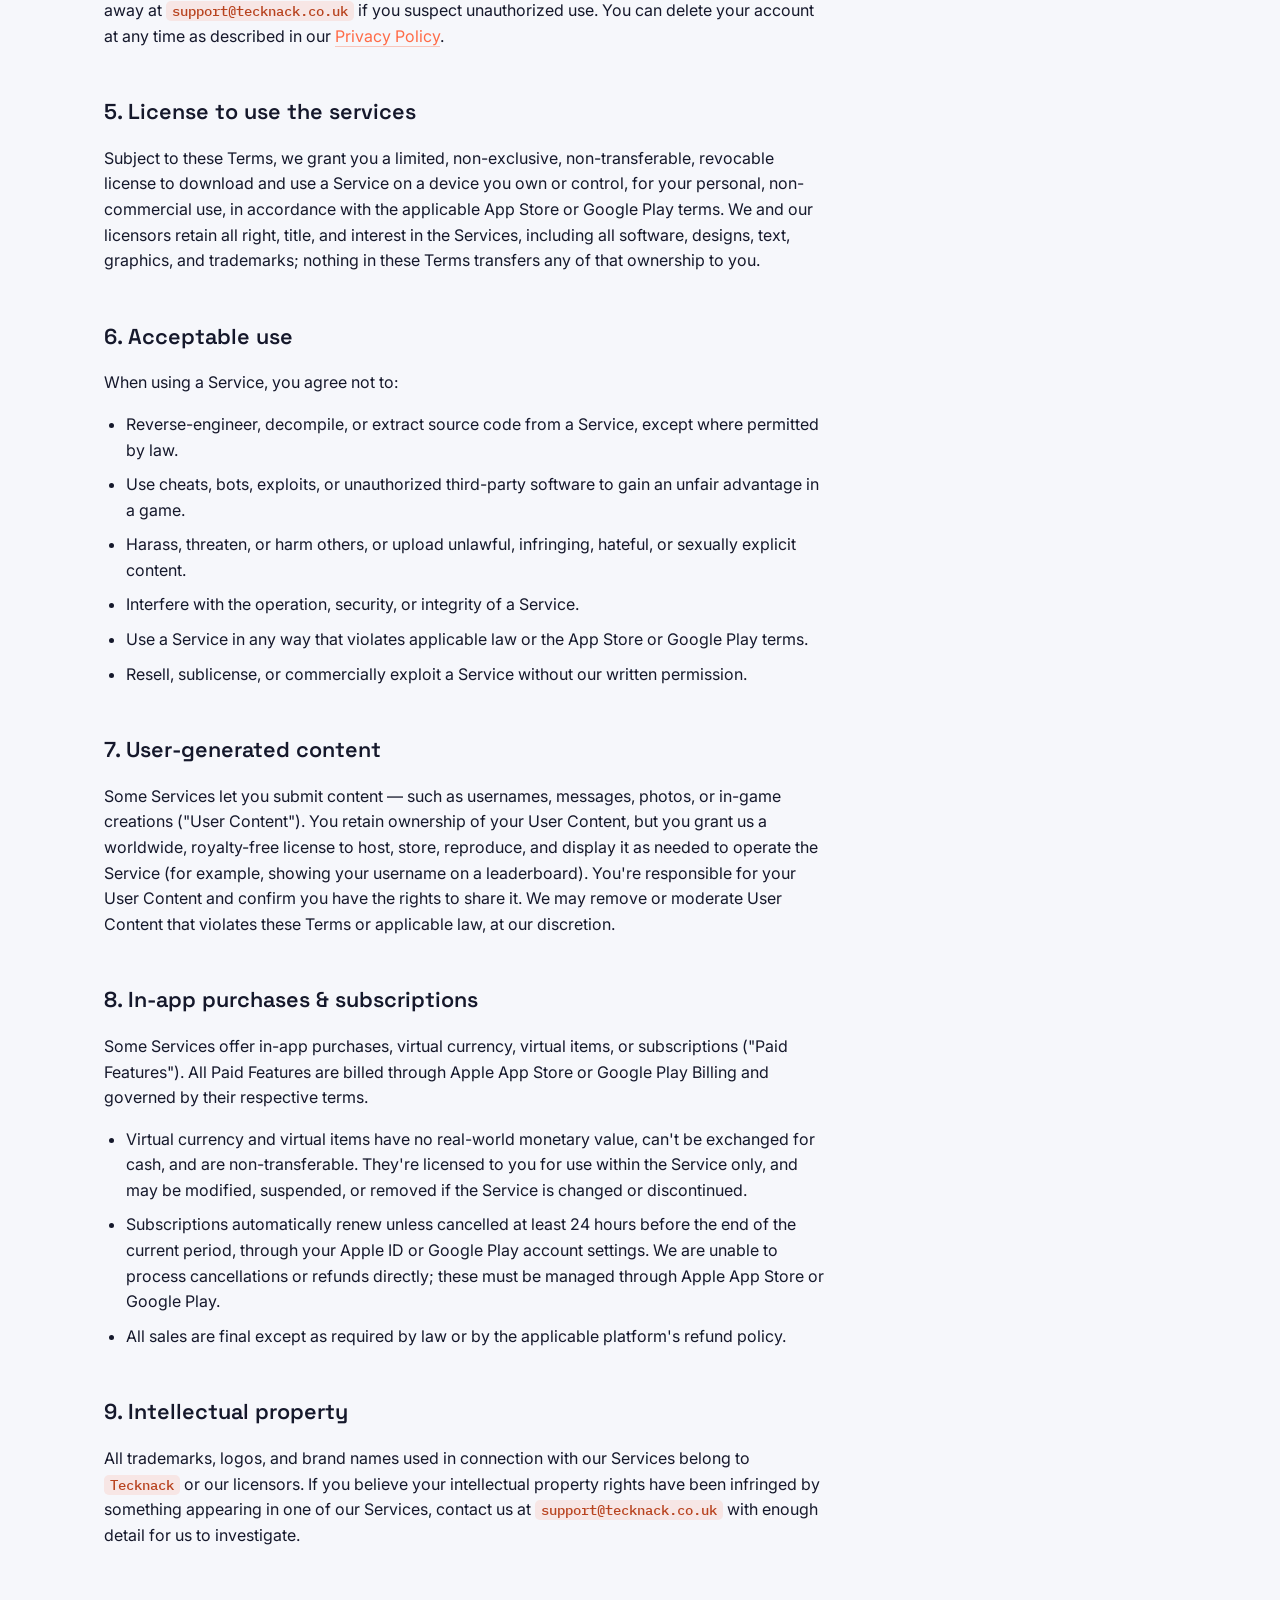
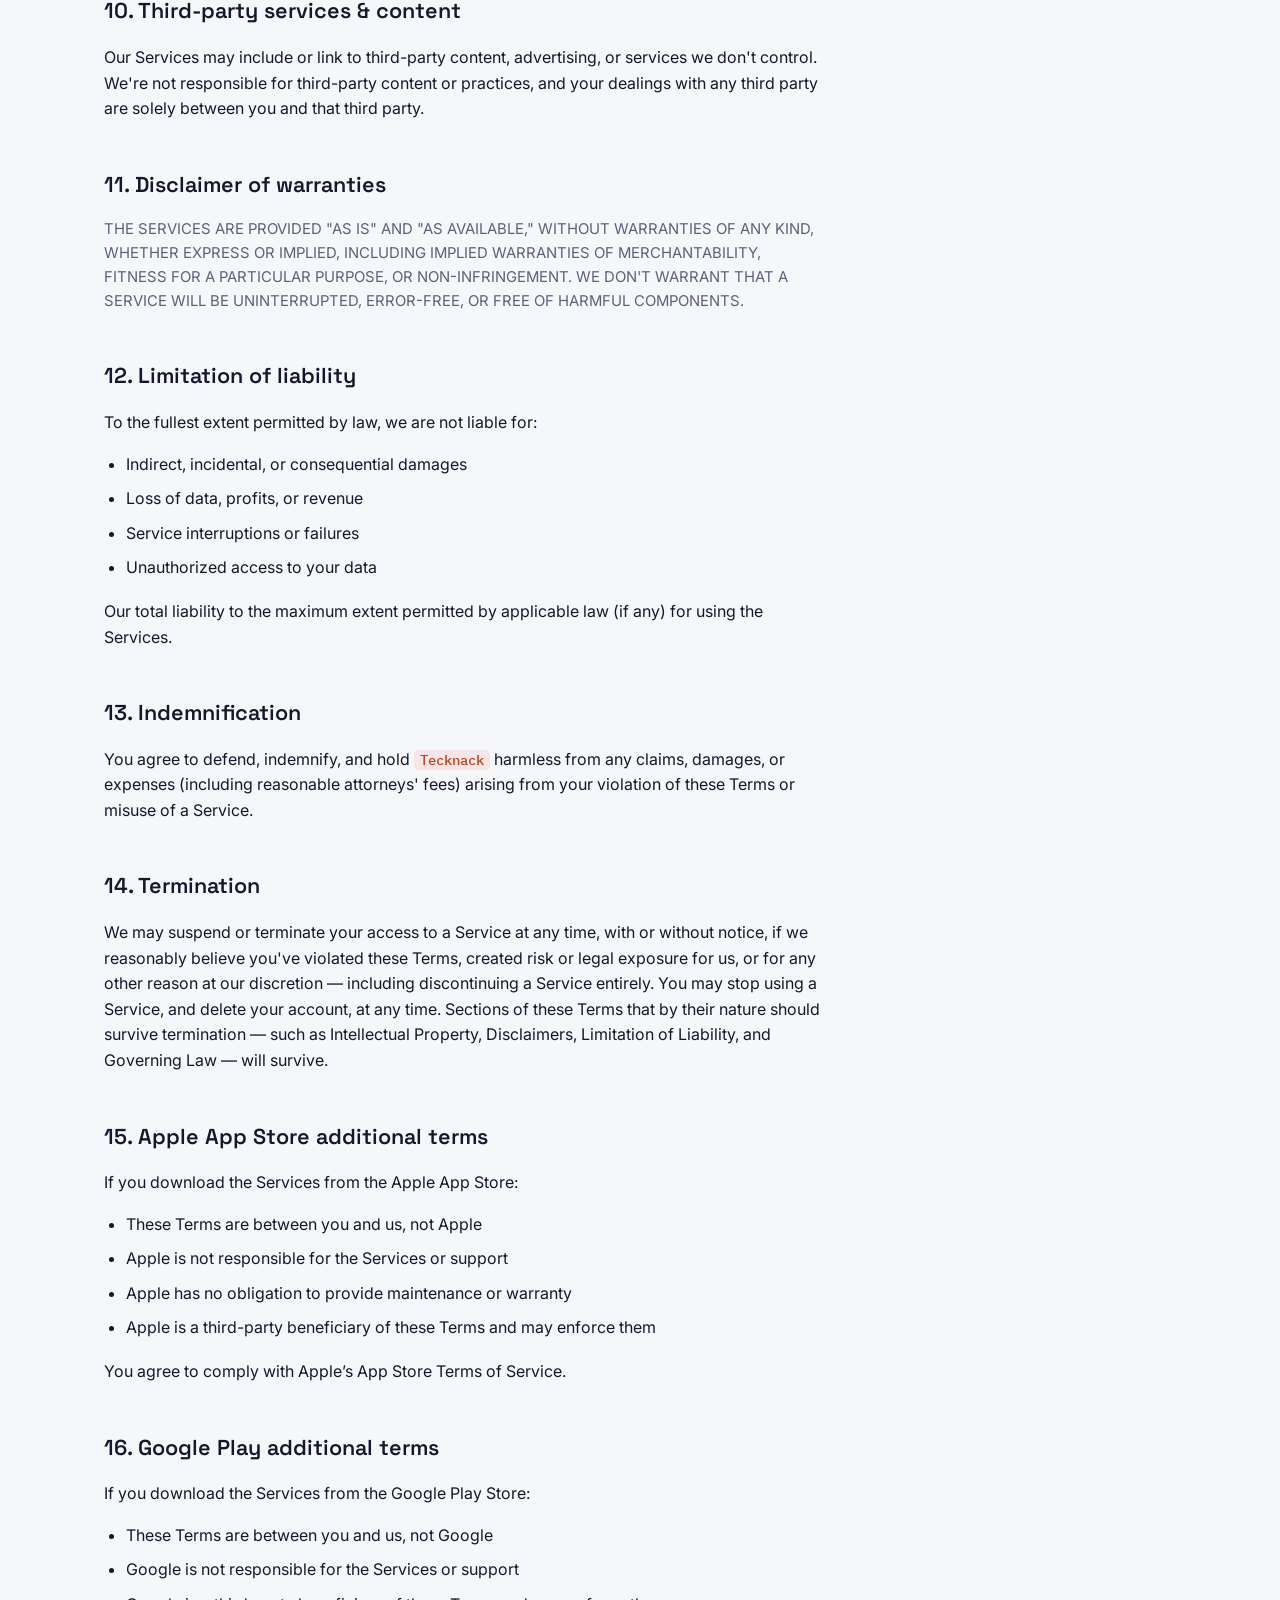
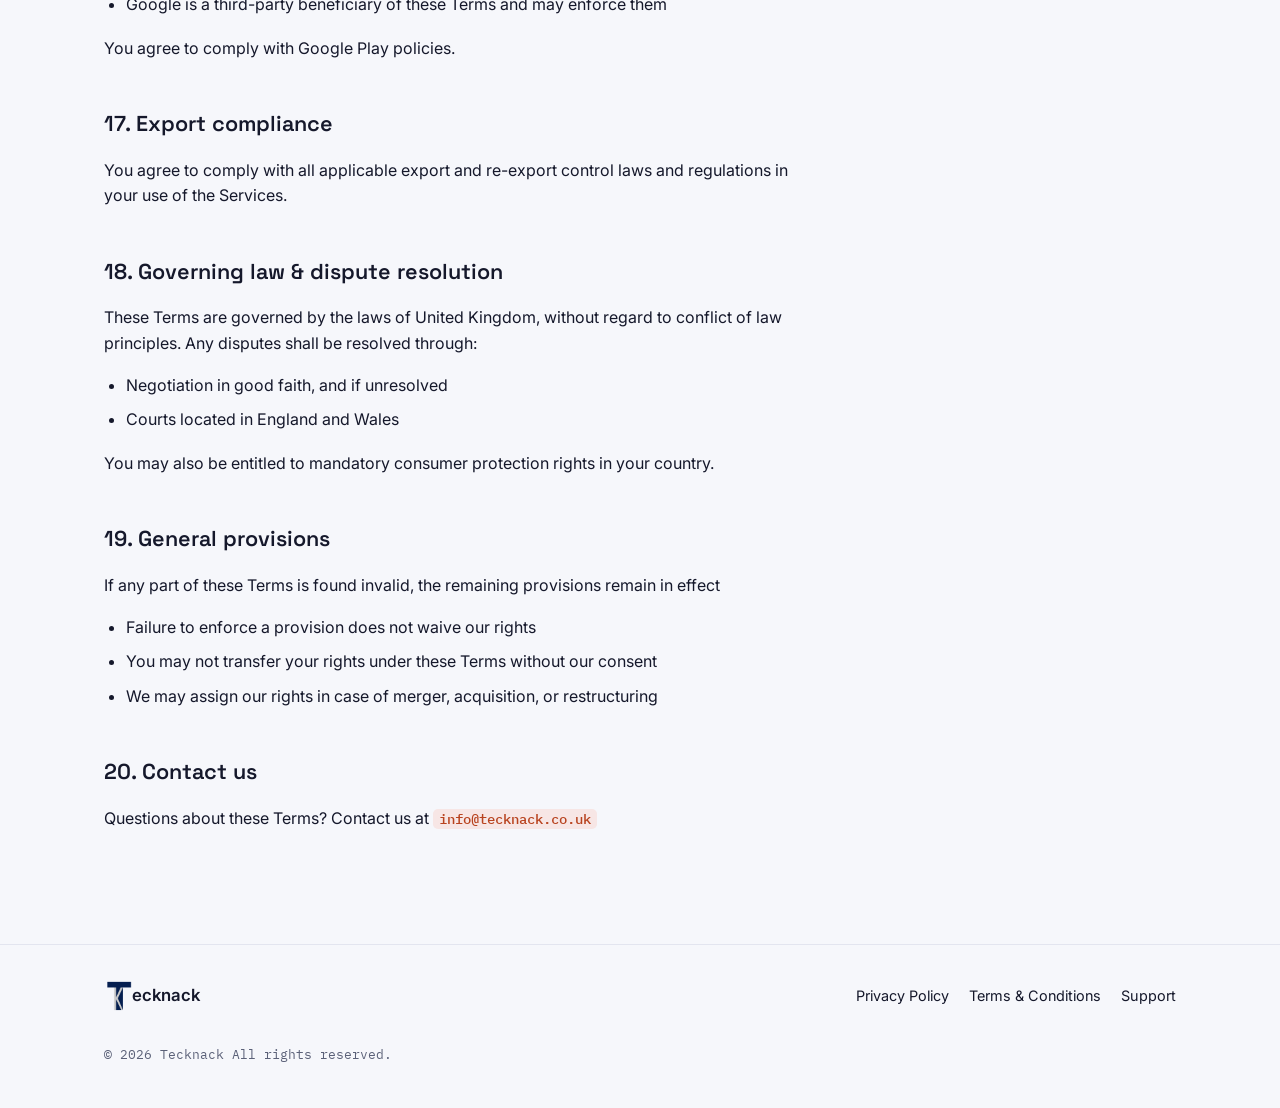
<file: terms-and-conditions.html>
<!DOCTYPE html>
<html lang="en">
<head>
<meta charset="UTF-8">
<meta name="viewport" content="width=device-width, initial-scale=1.0">
<title>Terms &amp; Conditions — Tecknack</title>
<meta name="description" content="Terms and Conditions for all apps, games, and websites published by support@tecknack.co.uk.">
<link rel="preconnect" href="https://fonts.googleapis.com">
<link rel="preconnect" href="https://fonts.gstatic.com" crossorigin>
<link href="https://fonts.googleapis.com/css2?family=Space+Grotesk:wght@500;600;700&family=Inter:wght@400;500;600;700&family=IBM+Plex+Mono:wght@400;500&display=swap" rel="stylesheet">
<style>
    .brand {

  display: flex;

  align-items: flex-start;

  gap: 0;              /* No gap */

}

.logo {

  width: 30px;

  height: 30px;

  margin: 0;

}

.text {

  margin: -12px;

  padding: 0;

}
  :root{
    --ink:#15182B;
    --slate:#5B6178;
    --paper:#F6F7FB;
    --surface:#FFFFFF;
    --line:#E3E5EF;
    --accent:#FF6B47;
    --accent-2:#2BB3A3;
    --accent-3:#FFC857;
    --radius:14px;
    --maxw:1120px;
  }
  *{box-sizing:border-box;}
  html{scroll-behavior:smooth;}
  body{margin:0;background:var(--paper);color:var(--ink);font-family:'Inter',system-ui,-apple-system,sans-serif;font-size:16px;line-height:1.6;-webkit-font-smoothing:antialiased;}
  h1,h2,h3,.brand-name{font-family:'Space Grotesk',system-ui,sans-serif;}
  .mono,.doc-meta,.fine-print,.toc-label,.eyebrow{font-family:'IBM Plex Mono',monospace;}
  a{color:var(--ink);text-decoration:none;}
  a:hover{color:var(--accent);}
  a:focus-visible,button:focus-visible,summary:focus-visible{outline:3px solid var(--accent-2);outline-offset:2px;border-radius:4px;}
  .wrap{max-width:var(--maxw);margin:0 auto;padding:0 24px;}

  .site-header{position:sticky;top:0;background:rgba(246,247,251,0.92);backdrop-filter:blur(8px);border-bottom:1px solid var(--line);z-index:10;}
  .header-inner{display:flex;align-items:center;justify-content:space-between;min-height:72px;padding:10px 24px;flex-wrap:wrap;gap:12px;}
  .brand{display:flex;align-items:center;gap:10px;font-weight:600;font-size:1.05rem;}
  .brand-mark{display:grid;grid-template-columns:1fr 1fr;gap:3px;width:20px;height:20px;flex:none;}
  .brand-mark span{border-radius:3px;}
  .brand-mark span:nth-child(1){background:var(--ink);}
  .brand-mark span:nth-child(2){background:var(--accent);}
  .brand-mark span:nth-child(3){background:var(--accent-3);}
  .brand-mark span:nth-child(4){background:var(--accent-2);}
  .site-nav{display:flex;gap:26px;font-size:0.94rem;font-weight:500;flex-wrap:wrap;}
  .site-nav a.active{color:var(--accent);}

  .site-footer{border-top:1px solid var(--line);padding:36px 0 30px;margin-top:24px;}
  .footer-inner{display:flex;flex-wrap:wrap;justify-content:space-between;align-items:center;gap:16px;}
  .footer-brand{display:flex;align-items:center;gap:10px;font-weight:600;}
  .footer-links{display:flex;gap:20px;font-size:0.9rem;flex-wrap:wrap;}
  .fine-print{width:100%;color:var(--slate);font-size:0.8rem;margin-top:18px;}

  .doc-head{padding:48px 0 0;}
  .doc-meta{display:flex;flex-wrap:wrap;gap:8px 16px;align-items:center;color:var(--slate);font-size:0.78rem;margin:0 0 14px;}
  .doc-meta .sep{color:var(--line);}
  .legal-title{font-size:clamp(2rem,4vw,2.7rem);font-weight:600;margin:0 0 18px;}
  .intro-text{color:var(--slate);max-width:680px;font-size:1.02rem;margin:0 0 36px;}

  .toc{background:var(--surface);border:1px solid var(--line);border-radius:var(--radius);padding:24px 28px;margin:0 0 48px;}
  .toc-label{font-size:0.74rem;letter-spacing:0.08em;text-transform:uppercase;color:var(--slate);margin:0 0 14px;}
  .toc ol{columns:2;column-gap:32px;margin:0;padding:0;list-style:none;counter-reset:toc;}
  .toc li{counter-increment:toc;margin-bottom:9px;font-size:0.92rem;break-inside:avoid;}
  .toc li a::before{content:counter(toc) ". ";color:var(--accent);font-weight:600;font-family:'IBM Plex Mono',monospace;}

  .legal-body{max-width:720px;padding-bottom:72px;}
  .legal-body h2{font-size:1.35rem;font-weight:600;margin:46px 0 16px;scroll-margin-top:96px;}
  .legal-body h2:first-of-type{margin-top:0;}
  .legal-body h3{font-size:1.05rem;font-weight:600;margin:24px 0 10px;}
  .legal-body p{margin:0 0 16px;}
  .legal-body ul{margin:0 0 18px;padding-left:22px;}
  .legal-body li{margin-bottom:9px;}
  .legal-body a{color:var(--accent);border-bottom:1px solid rgba(255,107,71,0.35);}
  .legal-body .caps{font-size:0.93em;color:var(--slate);}
  .ph{background:rgba(255,107,71,0.12);color:#B8431F;padding:1px 6px;border-radius:5px;font-family:'IBM Plex Mono',monospace;font-size:0.87em;font-weight:500;white-space:nowrap;}
  .callout{background:#FFF7EE;border:1px solid #F4DCC2;border-radius:10px;padding:16px 20px;font-size:0.92rem;color:#6B4A22;margin:0 0 28px;}
  .callout strong{color:#4A2E12;}

  @media (prefers-reduced-motion: reduce){ *{transition:none!important;} html{scroll-behavior:auto;} }
  @media (max-width:680px){ .toc ol{columns:1;} }
</style>
</head>
<body>

<header class="site-header">
  <div class="header-inner">
    <a href="index.html" class="brand">
        <div class="brand">
  <img src="assets/logo.png" alt="Logo" class="logo">
  <span class="text">ecknack</span>
</div>
      
    </a>
    <nav class="site-nav">
      <a href="index.html">Home</a>
      <a href="privacy-policy.html">Privacy Policy</a>
      <a href="terms-and-conditions.html" class="active">Terms &amp; Conditions</a>
      <a href="support.html">Support</a>
    </nav>
  </div>
</header>

<main class="wrap">
  <div class="doc-head">
    <p class="doc-meta">TERMS &amp; CONDITIONS <span class="sep">·</span> Last updated <span class="ph">1st February, 2026</span> <span class="sep">·</span> Applies to all apps, games &amp; websites published by <span class="ph">Tecknack</span></p>
    <h1 class="legal-title">Terms &amp; Conditions</h1>
    <p class="intro-text">These Terms &amp; Conditions ("Terms") are a legal agreement between you and <span class="ph">Tecknack</span> governing your access to and use of our apps, games, and websites (collectively, the "Services"). By downloading, installing, or using any Service, you agree to these Terms.</p>
  </div>

  <nav class="toc" aria-label="Table of contents">
    <p class="toc-label">On this page</p>
    <ol>
      <li><a href="#acceptance">Acceptance of these terms</a></li>
      <li><a href="#changes">Changes to the services or terms</a></li>
      <li><a href="#eligibility">Eligibility</a></li>
      <li><a href="#accounts">Accounts &amp; sign-in</a></li>
      <li><a href="#license">License to use the services</a></li>
      <li><a href="#conduct">Acceptable use</a></li>
      <li><a href="#ugc">User-generated content</a></li>
      <li><a href="#purchases">In-app purchases &amp; subscriptions</a></li>
      <li><a href="#ip">Intellectual property</a></li>
      <li><a href="#third-party">Third-party services &amp; content</a></li>
      <li><a href="#warranty">Disclaimer of warranties</a></li>
      <li><a href="#liability">Limitation of liability</a></li>
      <li><a href="#indemnity">Indemnification</a></li>
      <li><a href="#termination">Termination</a></li>
      <li><a href="#apple">Apple App Store additional terms</a></li>
      <li><a href="#google">Google Play additional terms</a></li>
      <li><a href="#export">Export compliance</a></li>
      <li><a href="#law">Governing law &amp; dispute resolution</a></li>
      <li><a href="#general">General provisions</a></li>
      <li><a href="#contact">Contact us</a></li>
    </ol>
  </nav>

  <article class="legal-body">

    <h2 id="acceptance">1. Acceptance of these terms</h2>
    <p>These Terms are a legal agreement between you and <span class="ph">Tecknack</span> governing your access to and use of our apps, games, and websites (collectively, the "Services"). By downloading, installing, or using any Service, you agree to these Terms. If you don't agree, please don't use the Service.</p>

    <h2 id="changes">2. Changes to the services or terms</h2>
    <p>We may add, change, suspend, or discontinue any part of a Service at any time. We may also update these Terms; if we make a material change, we'll provide reasonable notice — for example, through the Service or by updating the "Last updated" date above — before it takes effect. Continuing to use a Service after a change takes effect means you accept the updated Terms.</p>

    <h2 id="eligibility">3. Eligibility</h2>
    <p>You must be at least 13 years old (or the minimum age of digital consent in your country, if higher) to create an account or use most of our Services without a parent or guardian's involvement. Some Services may be suitable for younger users and, where applicable, include additional protections for children in accordance with our Privacy Policy; where that's the case, the Service's listing will say so, and a parent or guardian's consent is required for the child to use any account or data-related features, consistent with our <a href="privacy-policy.html">Privacy Policy</a>.</p>

    <h2 id="accounts">4. Accounts &amp; sign-in</h2>
    <p>Where a Service offers an account, you sign in using Sign in with Apple or Google Sign-In rather than a separate username and password. You're responsible for keeping your linked Apple or Google credentials secure and for all activity that happens under your account. Let us know right away at <span class="ph">support@tecknack.co.uk</span> if you suspect unauthorized use. You can delete your account at any time as described in our <a href="privacy-policy.html">Privacy Policy</a>.</p>

    <h2 id="license">5. License to use the services</h2>
    <p>Subject to these Terms, we grant you a limited, non-exclusive, non-transferable, revocable license to download and use a Service on a device you own or control, for your personal, non-commercial use, in accordance with the applicable App Store or Google Play terms. We and our licensors retain all right, title, and interest in the Services, including all software, designs, text, graphics, and trademarks; nothing in these Terms transfers any of that ownership to you.</p>

    <h2 id="conduct">6. Acceptable use</h2>
    <p>When using a Service, you agree not to:</p>
    <ul>
      <li>Reverse-engineer, decompile, or extract source code from a Service, except where permitted by law.</li>
      <li>Use cheats, bots, exploits, or unauthorized third-party software to gain an unfair advantage in a game.</li>
      <li>Harass, threaten, or harm others, or upload unlawful, infringing, hateful, or sexually explicit content.</li>
      <li>Interfere with the operation, security, or integrity of a Service.</li>
      <li>Use a Service in any way that violates applicable law or the App Store or Google Play terms.</li>
      <li>Resell, sublicense, or commercially exploit a Service without our written permission.</li>
    </ul>

    <h2 id="ugc">7. User-generated content</h2>
    <p>Some Services let you submit content — such as usernames, messages, photos, or in-game creations ("User Content"). You retain ownership of your User Content, but you grant us a worldwide, royalty-free license to host, store, reproduce, and display it as needed to operate the Service (for example, showing your username on a leaderboard). You're responsible for your User Content and confirm you have the rights to share it. We may remove or moderate User Content that violates these Terms or applicable law, at our discretion.</p>

    <h2 id="purchases">8. In-app purchases &amp; subscriptions</h2>
    <p>Some Services offer in-app purchases, virtual currency, virtual items, or subscriptions ("Paid Features"). All Paid Features are billed through Apple App Store or Google Play Billing and governed by their respective terms.</p>
    <ul>
      <li>Virtual currency and virtual items have no real-world monetary value, can't be exchanged for cash, and are non-transferable. They're licensed to you for use within the Service only, and may be modified, suspended, or removed if the Service is changed or discontinued.</li>
      <li>Subscriptions automatically renew unless cancelled at least 24 hours before the end of the current period, through your Apple ID or Google Play account settings. We are unable to process cancellations or refunds directly; these must be managed through Apple App Store or Google Play.</li>
      <li>All sales are final except as required by law or by the applicable platform's refund policy.</li>
    </ul>

    <h2 id="ip">9. Intellectual property</h2>
    <p>All trademarks, logos, and brand names used in connection with our Services belong to <span class="ph">Tecknack</span> or our licensors. If you believe your intellectual property rights have been infringed by something appearing in one of our Services, contact us at <span class="ph">support@tecknack.co.uk</span> with enough detail for us to investigate.</p>

    <h2 id="third-party">10. Third-party services &amp; content</h2>
    <p>Our Services may include or link to third-party content, advertising, or services we don't control. We're not responsible for third-party content or practices, and your dealings with any third party are solely between you and that third party.</p>

    <h2 id="warranty">11. Disclaimer of warranties</h2>
    <p class="caps">THE SERVICES ARE PROVIDED "AS IS" AND "AS AVAILABLE," WITHOUT WARRANTIES OF ANY KIND, WHETHER EXPRESS OR IMPLIED, INCLUDING IMPLIED WARRANTIES OF MERCHANTABILITY, FITNESS FOR A PARTICULAR PURPOSE, OR NON-INFRINGEMENT. WE DON'T WARRANT THAT A SERVICE WILL BE UNINTERRUPTED, ERROR-FREE, OR FREE OF HARMFUL COMPONENTS.</p>

    <h2 id="liability">12. Limitation of liability</h2>
    <p>
        To the fullest extent permitted by law, we are not liable for:
      <ul>
          <li>Indirect, incidental, or consequential damages</li>
          <li>Loss of data, profits, or revenue</li>
          <li>Service interruptions or failures</li>
          <li>Unauthorized access to your data</li>
      </ul>
        Our total liability to the maximum extent permitted by applicable law (if any) for using the Services.  
    </p>

    <h2 id="indemnity">13. Indemnification</h2>
    <p>You agree to defend, indemnify, and hold <span class="ph">Tecknack</span> harmless from any claims, damages, or expenses (including reasonable attorneys' fees) arising from your violation of these Terms or misuse of a Service.</p>

    <h2 id="termination">14. Termination</h2>
    <p>We may suspend or terminate your access to a Service at any time, with or without notice, if we reasonably believe you've violated these Terms, created risk or legal exposure for us, or for any other reason at our discretion — including discontinuing a Service entirely. You may stop using a Service, and delete your account, at any time. Sections of these Terms that by their nature should survive termination — such as Intellectual Property, Disclaimers, Limitation of Liability, and Governing Law — will survive.</p>

    <h2 id="apple">15. Apple App Store additional terms</h2>
    <p>
        If you download the Services from the Apple App Store:
    <ul>
        <li>These Terms are between you and us, not Apple</li>
        <li>Apple is not responsible for the Services or support</li>
        <li>Apple has no obligation to provide maintenance or warranty</li>
        <li>Apple is a third-party beneficiary of these Terms and may enforce them</li>
    </ul>
        You agree to comply with Apple’s App Store Terms of Service.
    </p>

    <h2 id="google">16. Google Play additional terms</h2>
    <p>
    If you download the Services from the Google Play Store:
    <ul>
        <li>These Terms are between you and us, not Google</li>
        <li>Google is not responsible for the Services or support</li>
        <li>Google is a third-party beneficiary of these Terms and may enforce them</li>
    </ul>
        You agree to comply with Google Play policies.
    </p>

    <h2 id="export">17. Export compliance</h2>
    <p>You agree to comply with all applicable export and re-export control laws and regulations in your use of the Services.</p>

    <h2 id="law">18. Governing law &amp; dispute resolution</h2>
    <p>
    These Terms are governed by the laws of United Kingdom, without regard to conflict of law principles.

Any disputes shall be resolved through:
    <ul>
        <li>Negotiation in good faith, and if unresolved</li>
        <li>Courts located in England and Wales</li>
    </ul>

You may also be entitled to mandatory consumer protection rights in your country.
    </p>

    <h2 id="general">19. General provisions</h2>
    <p>
        If any part of these Terms is found invalid, the remaining provisions remain in effect
<ul>
    <li>Failure to enforce a provision does not waive our rights</li>
    <li>You may not transfer your rights under these Terms without our consent</li>
    <li>We may assign our rights in case of merger, acquisition, or restructuring</li>
</ul>
    </p>

    <h2 id="contact">20. Contact us</h2>
    <p>Questions about these Terms? Contact us at <span class="ph">info@tecknack.co.uk</span></p>

  </article>
</main>

<footer class="site-footer">
  <div class="wrap footer-inner">
    <span class="footer-brand">
        <div class="brand">
  <img src="assets/logo.png" alt="Logo" class="logo">
  <span class="text">ecknack</span>
</div>
    </span>
    <nav class="footer-links">
      <a href="privacy-policy.html">Privacy Policy</a>
      <a href="terms-and-conditions.html">Terms &amp; Conditions</a>
      <a href="support.html">Support</a>
    </nav>
    <p class="fine-print">© 2026 Tecknack All rights reserved.</p>
  </div>
</footer>

</body>
</html>
</file>
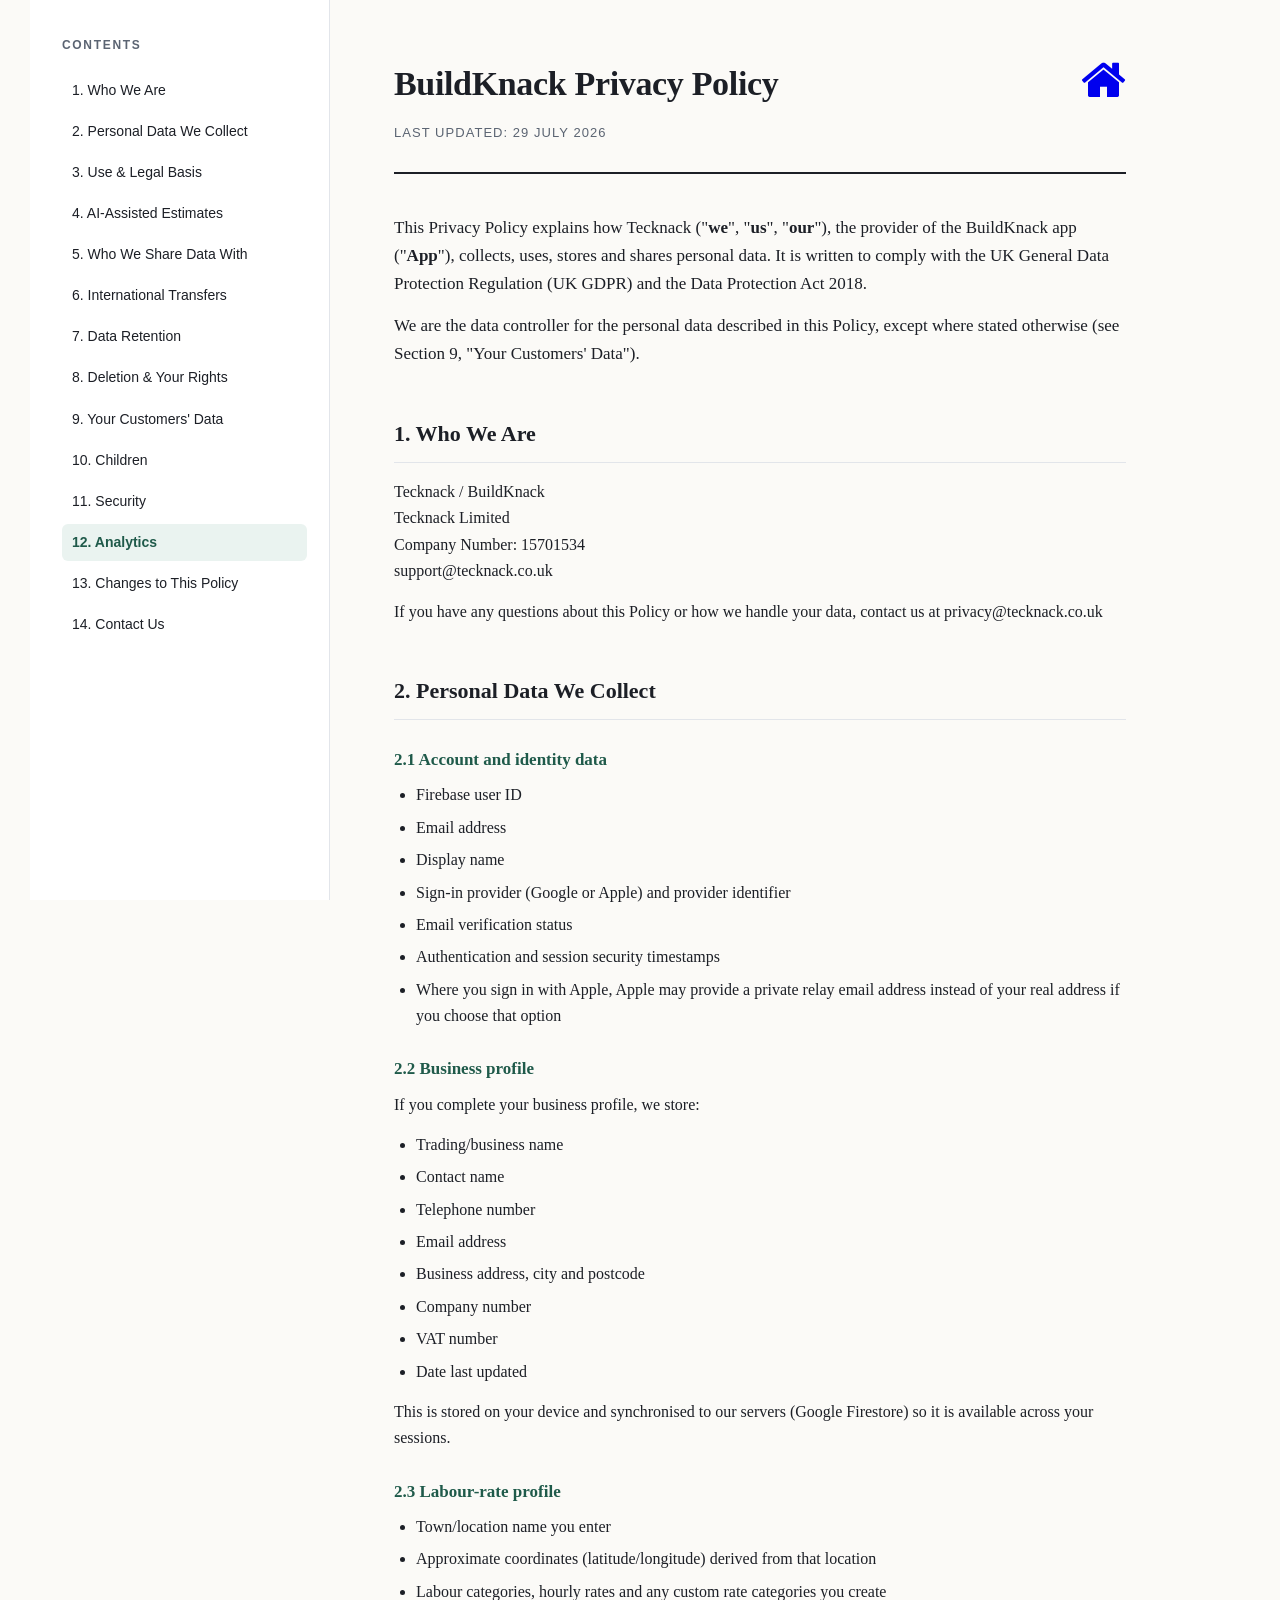
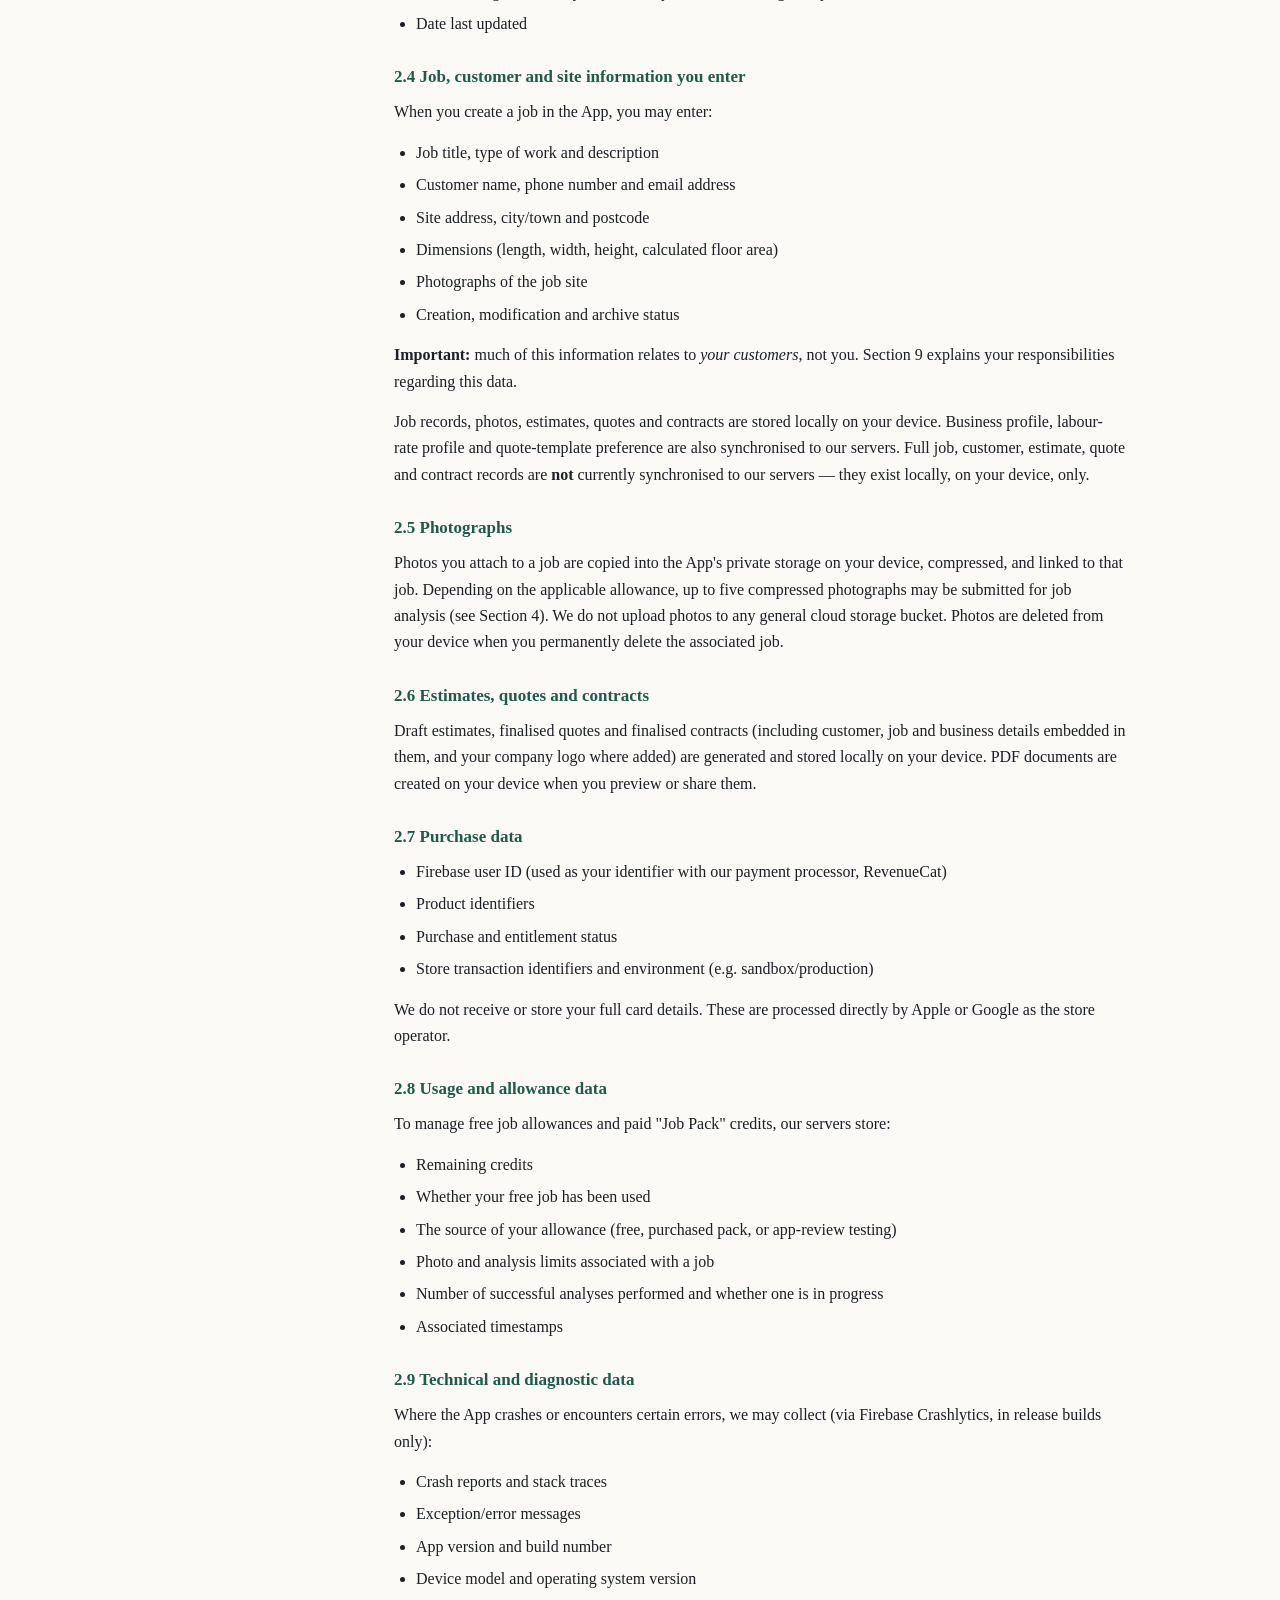
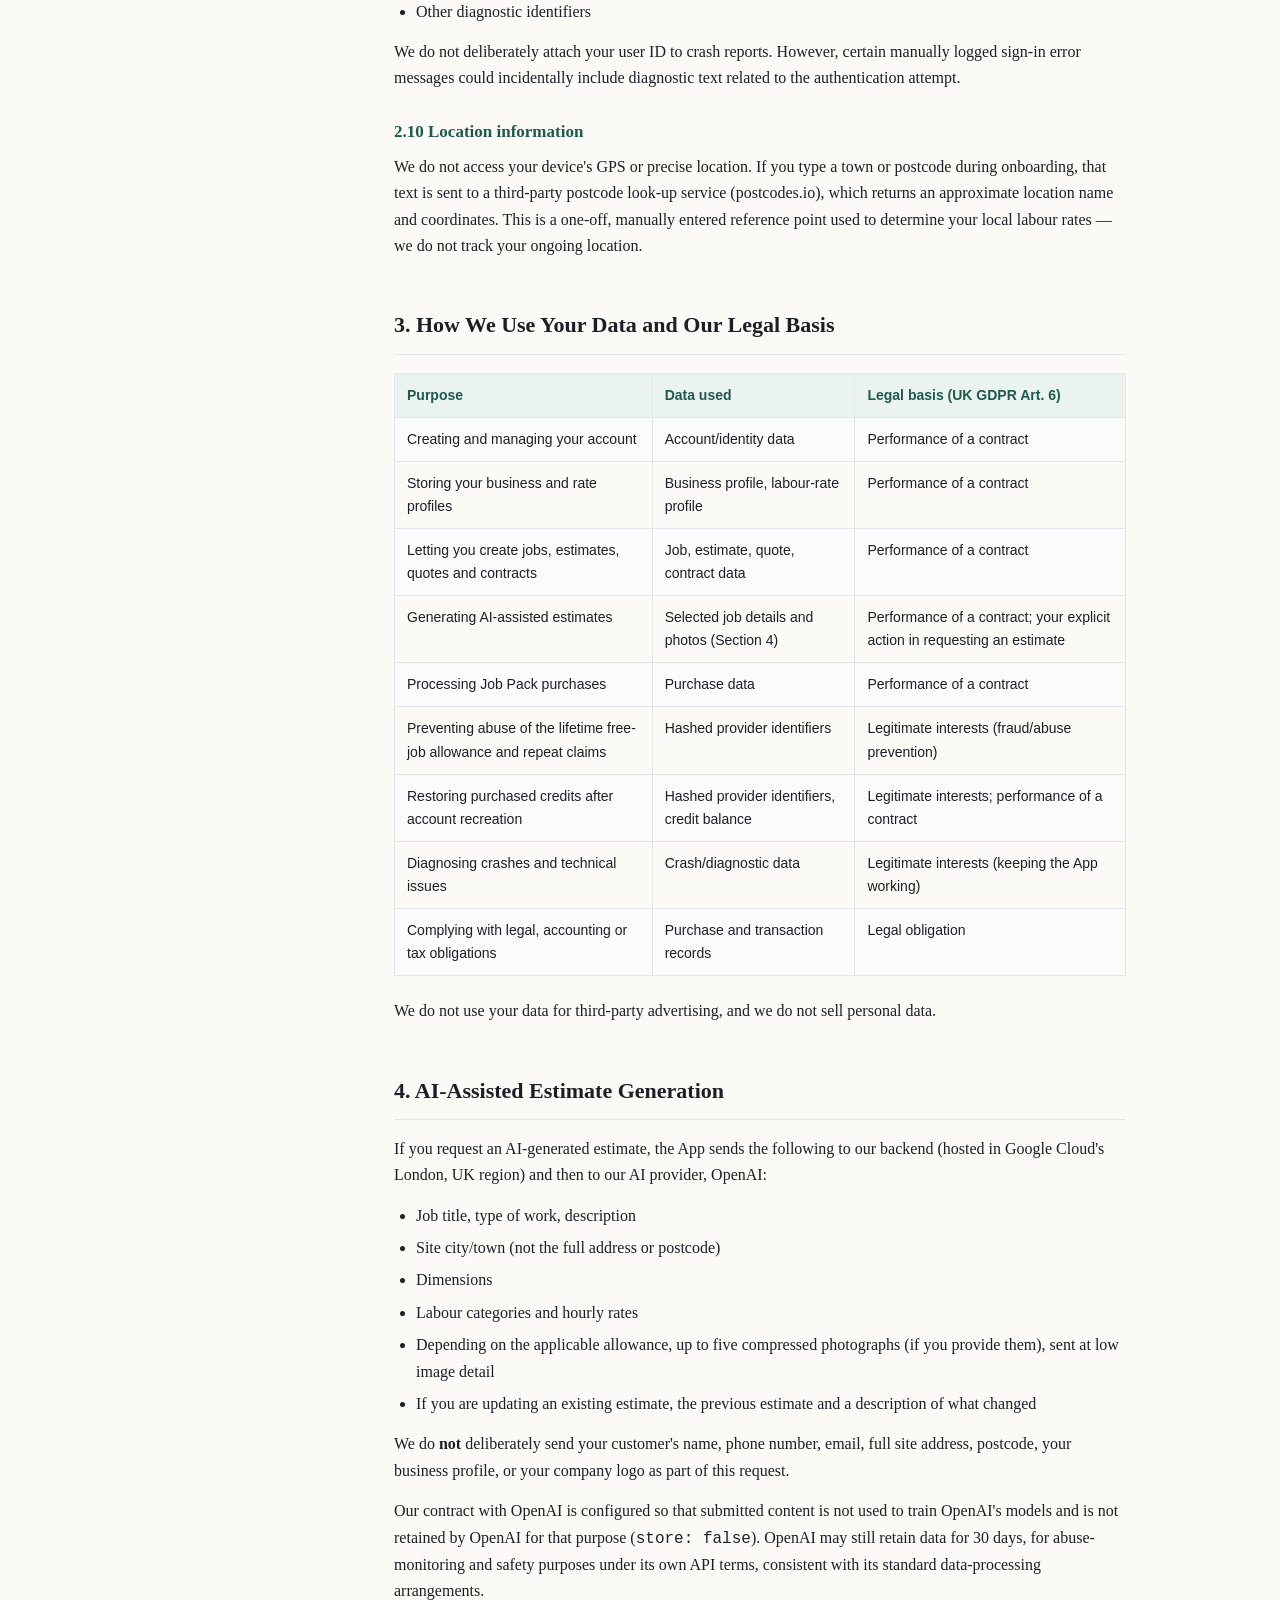
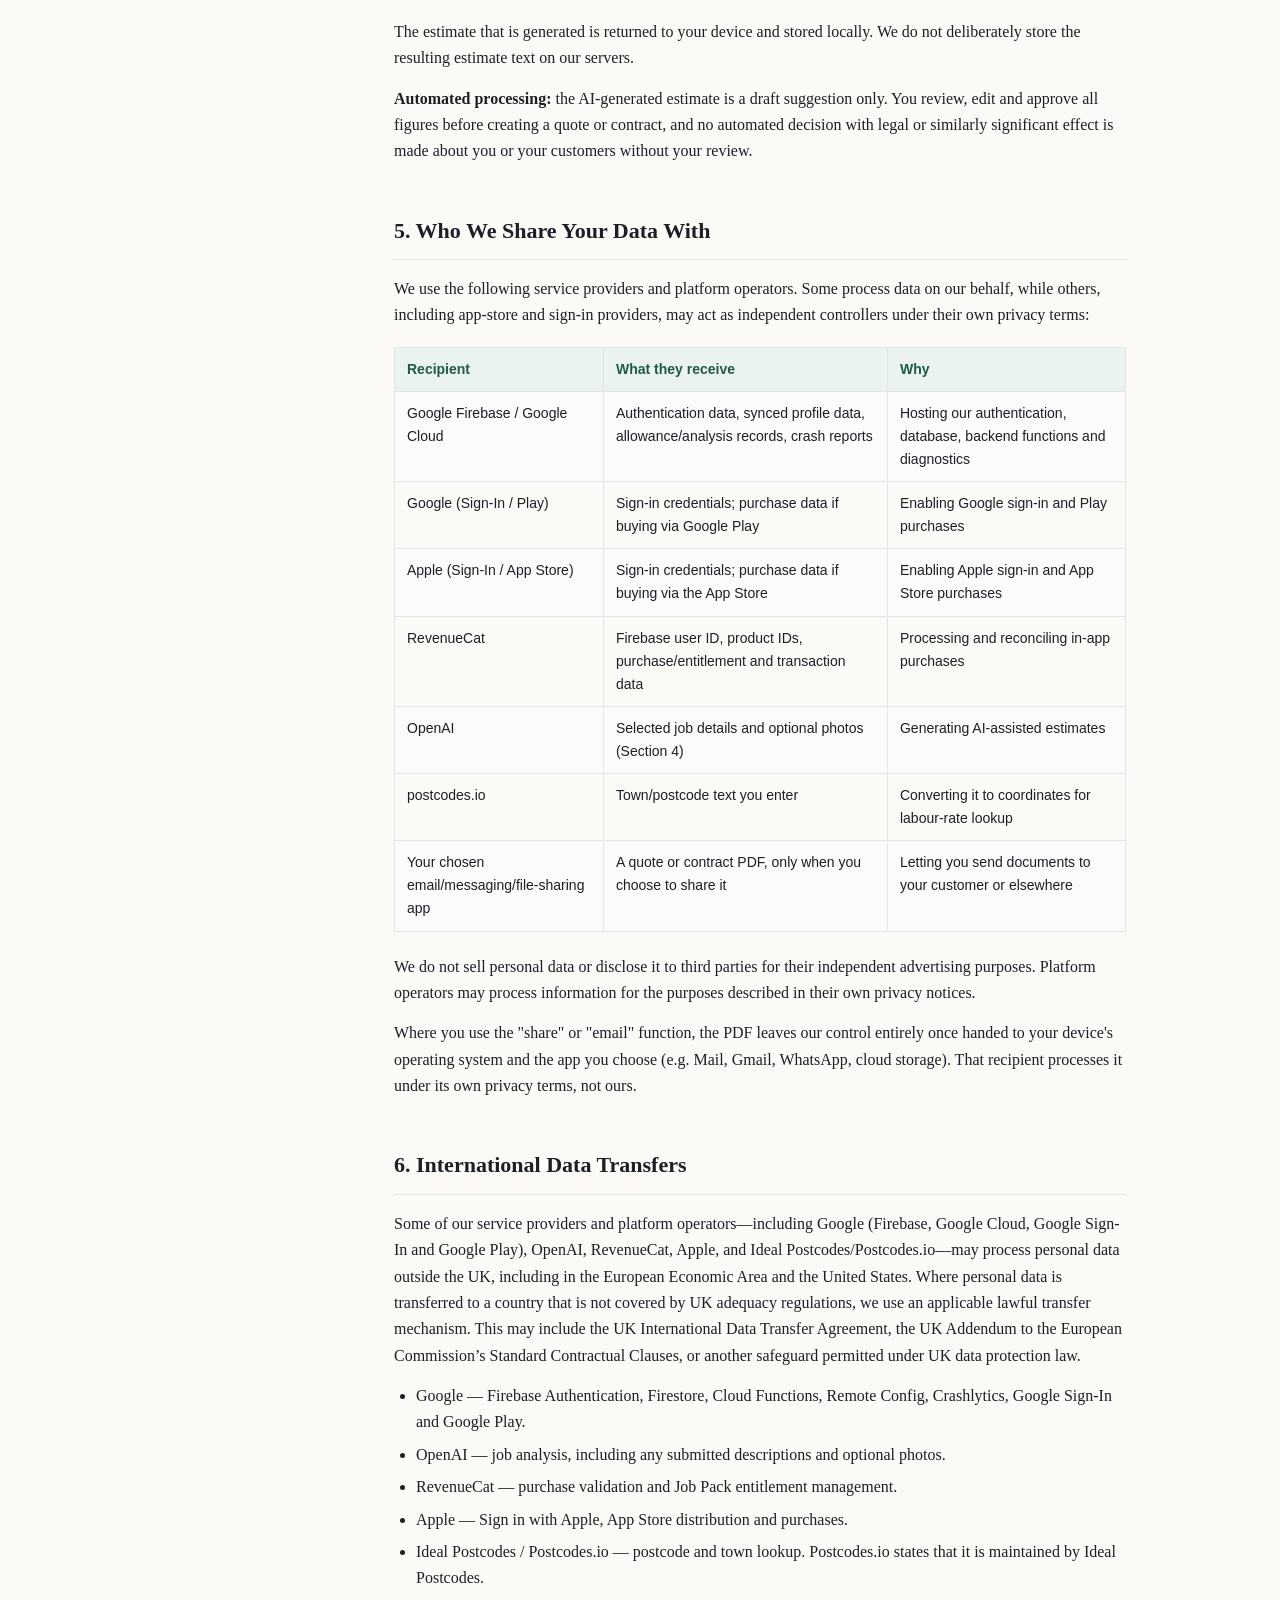
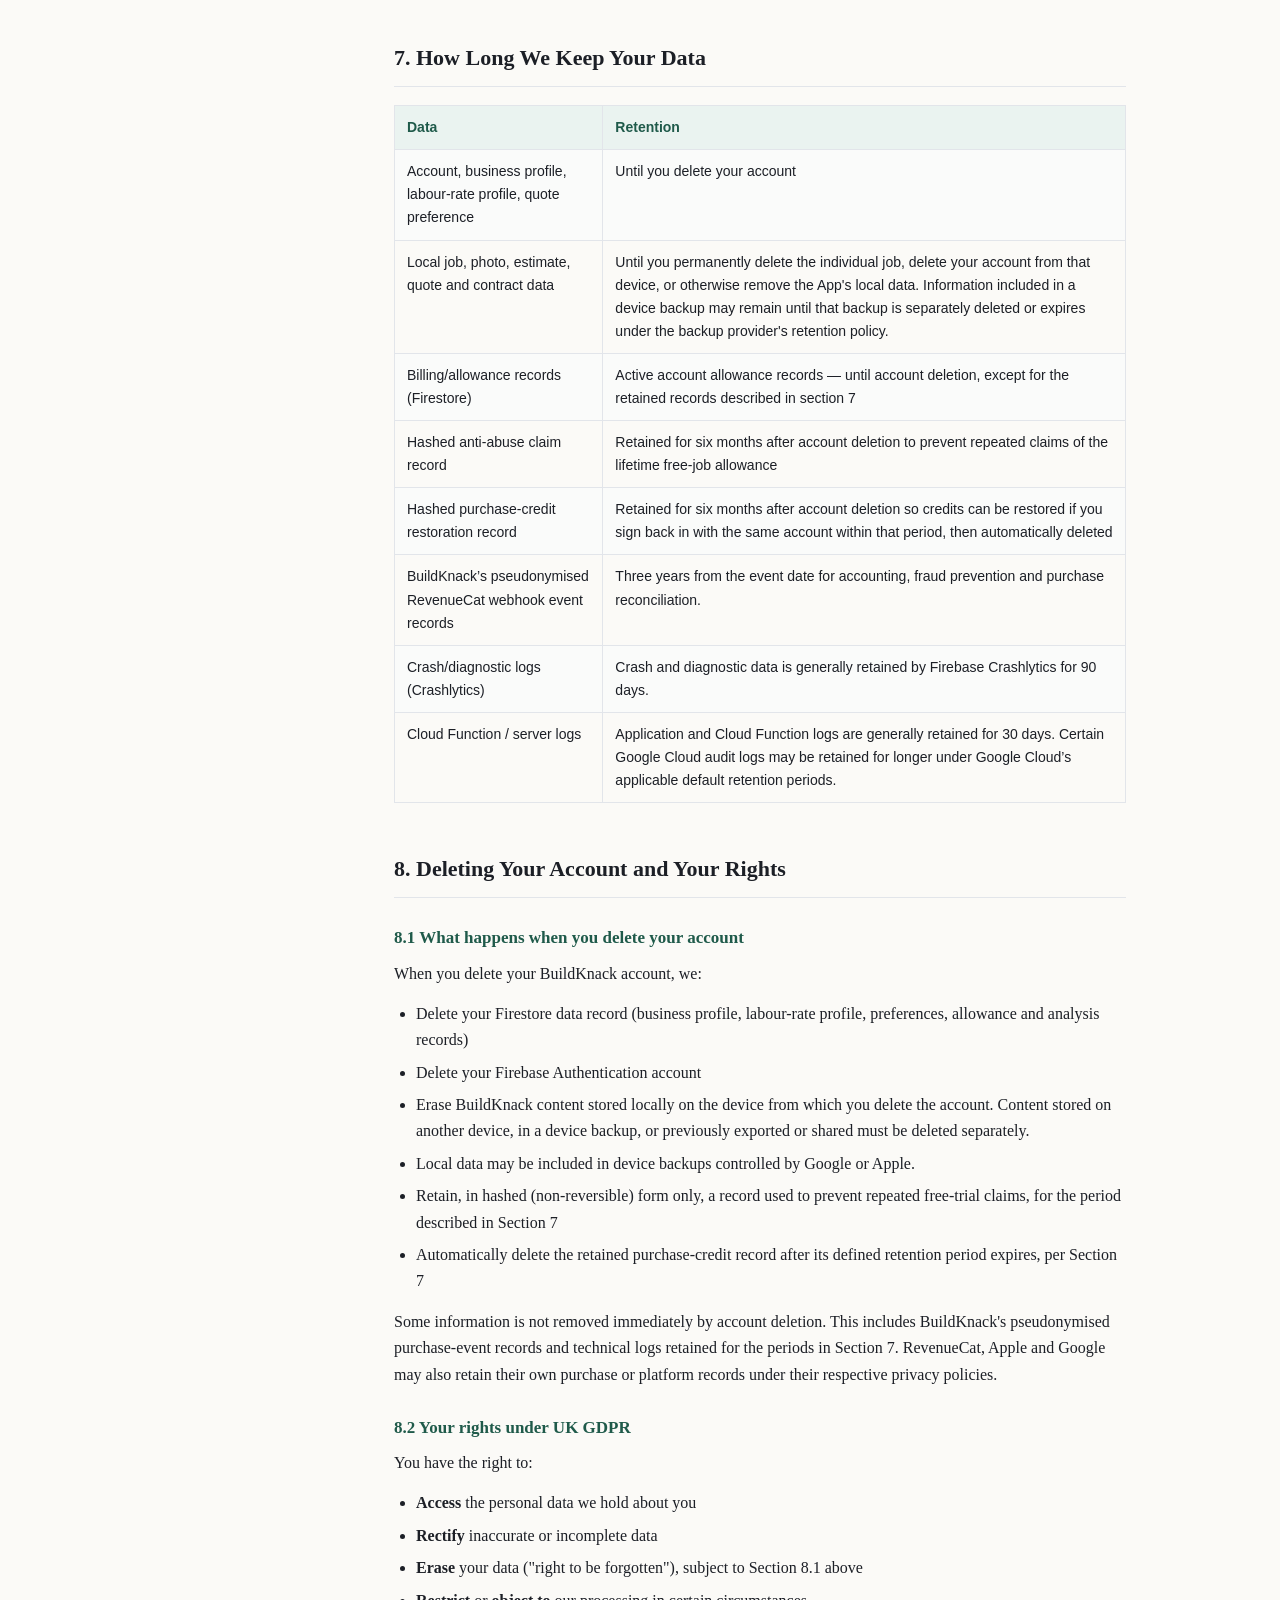
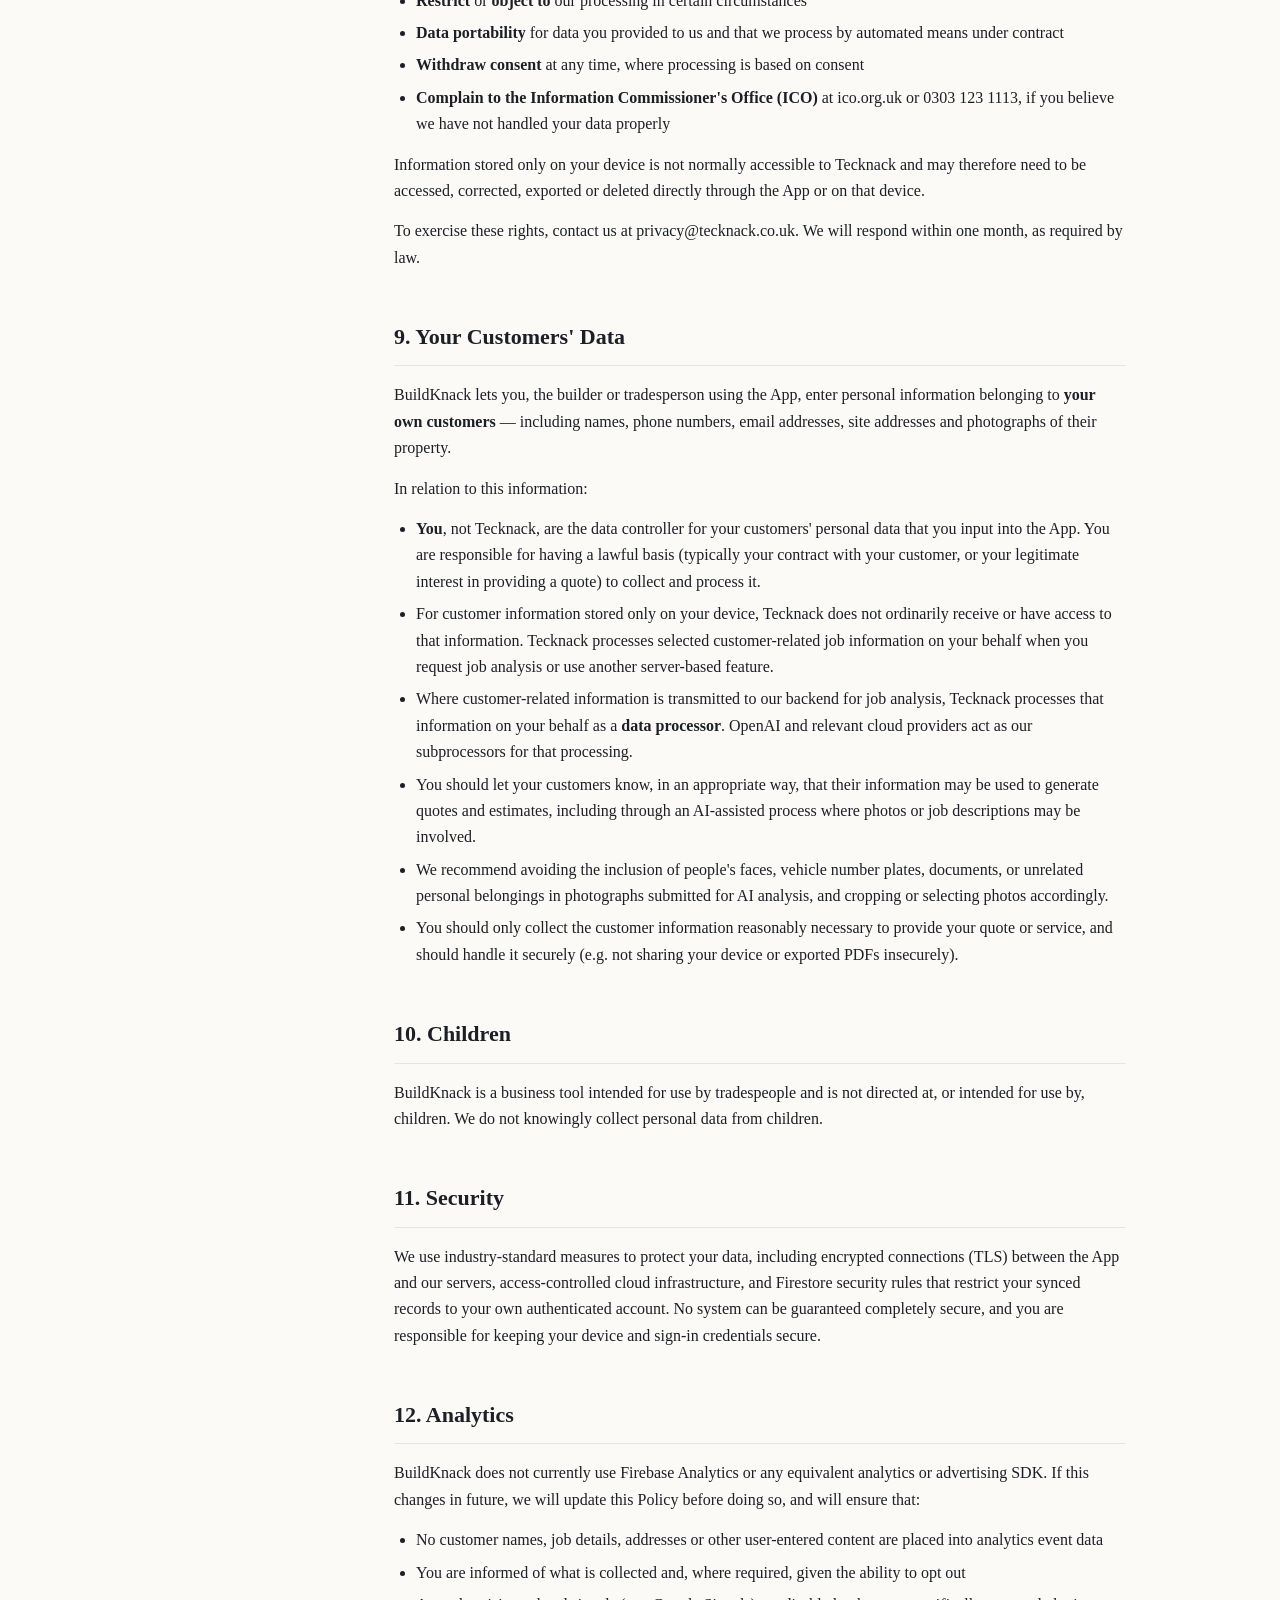
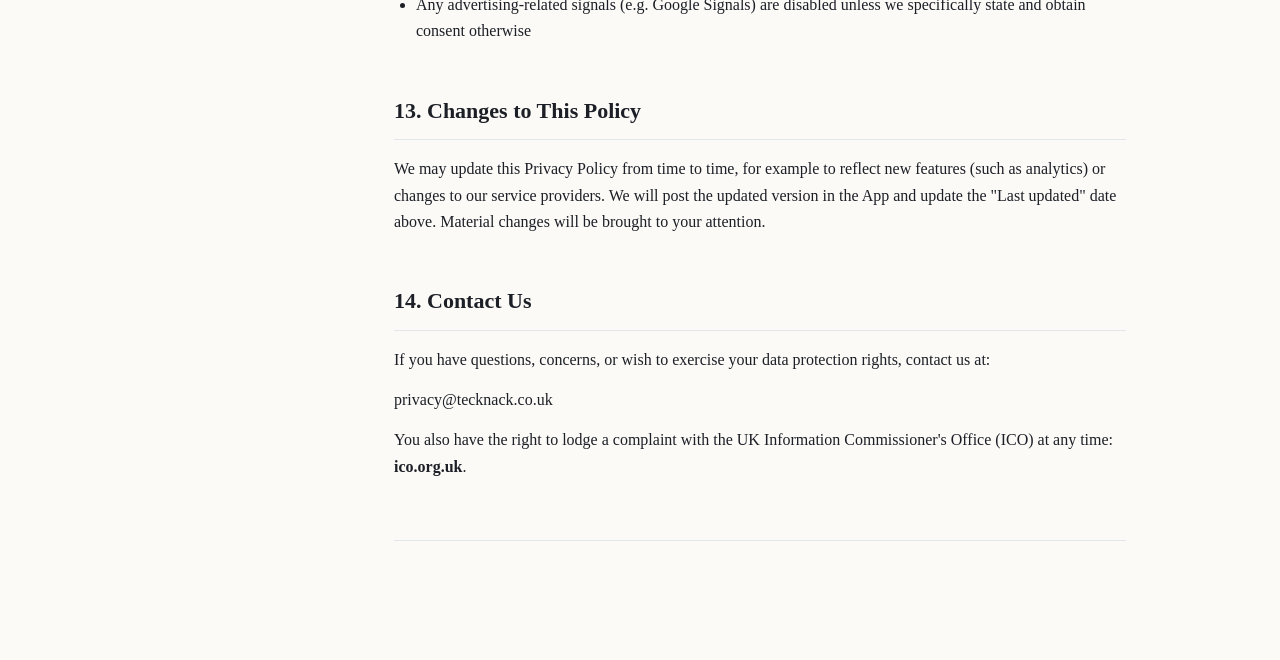
<file: buildknack/privacy.html>
<!DOCTYPE html>
<html lang="en-GB">
<head>
<meta charset="UTF-8">
<meta name="viewport" content="width=device-width, initial-scale=1.0">
<title>BuildKnack Privacy Policy</title>
<style>
  :root {
    --ink: #1c1f26;
    --muted: #5b6472;
    --line: #e2e5ea;
    --accent: #1f5a4a;
    --accent-soft: #eaf3f0;
    --warn-bg: #fff8ea;
    --warn-border: #e8c46b;
    --bg: #fbfaf7;
    --panel: #ffffff;
  }
  * { box-sizing: border-box; }
  body {
    margin: 0;
    font-family: "Iowan Old Style", "Georgia", "Times New Roman", serif;
    color: var(--ink);
    background: var(--bg);
    line-height: 1.65;
  }
  .layout {
    display: grid;
    grid-template-columns: 300px minmax(0,1fr);
    max-width: 1220px;
    margin: 0 auto;
  }
  nav.toc {
    position: sticky;
    top: 0;
    align-self: start;
    height: 100vh;
    overflow-y: auto;
    padding: 36px 22px 36px 32px;
    border-right: 1px solid var(--line);
    background: var(--panel);
  }
  nav.toc h2 {
    font-family: -apple-system, BlinkMacSystemFont, "Segoe UI", sans-serif;
    font-size: 12px;
    letter-spacing: 0.14em;
    text-transform: uppercase;
    color: var(--muted);
    margin: 0 0 16px;
  }
  nav.toc ol {
    list-style: none;
    margin: 0;
    padding: 0;
    counter-reset: item;
  }
  nav.toc li {
    margin-bottom: 4px;
  }
  nav.toc a {
    display: block;
    font-family: -apple-system, BlinkMacSystemFont, "Segoe UI", sans-serif;
    font-size: 14px;
    color: var(--ink);
    text-decoration: none;
    padding: 7px 10px;
    border-radius: 6px;
    transition: background 0.15s ease;
  }
  nav.toc a:hover { background: var(--accent-soft); color: var(--accent); }
  nav.toc a.active { background: var(--accent-soft); color: var(--accent); font-weight: 600; }
  nav.toc .toc-appendix {
    margin-top: 18px;
    padding-top: 14px;
    border-top: 1px solid var(--line);
  }

  main {
    padding: 56px 64px 100px;
    max-width: 860px;
  }
  header.doc-header {
    margin-bottom: 40px;
    padding-bottom: 28px;
    border-bottom: 2px solid var(--ink);
  }
  header.doc-header h1 {
    font-size: 34px;
    margin: 0 0 10px;
    letter-spacing: -0.01em;
  }
  header.doc-header .updated {
    font-family: -apple-system, BlinkMacSystemFont, "Segoe UI", sans-serif;
    font-size: 13px;
    color: var(--muted);
    text-transform: uppercase;
    letter-spacing: 0.08em;
  }
  .intro p { font-size: 17px; }

  section.policy-section {
    margin: 48px 0;
    scroll-margin-top: 24px;
  }
  section.policy-section h2 {
    font-size: 22px;
    margin: 0 0 16px;
    padding-bottom: 10px;
    border-bottom: 1px solid var(--line);
  }
  section.policy-section h3 {
    font-size: 17px;
    margin: 26px 0 8px;
    color: var(--accent);
  }
  p { margin: 0 0 14px; font-size: 16px; }
  ul { margin: 0 0 14px; padding-left: 22px; }
  li { margin-bottom: 6px; font-size: 16px; }

  table {
    width: 100%;
    border-collapse: collapse;
    margin: 18px 0 22px;
    font-family: -apple-system, BlinkMacSystemFont, "Segoe UI", sans-serif;
    font-size: 14px;
  }
  th, td {
    text-align: left;
    padding: 10px 12px;
    border: 1px solid var(--line);
    vertical-align: top;
  }
  th {
    background: var(--accent-soft);
    color: var(--accent);
    font-weight: 600;
  }
  tr:nth-child(even) td { background: #fafbfa; }

  .note {
    background: var(--warn-bg);
    border: 1px solid var(--warn-border);
    border-radius: 8px;
    padding: 14px 18px;
    margin: 16px 0;
    font-family: -apple-system, BlinkMacSystemFont, "Segoe UI", sans-serif;
    font-size: 14px;
    color: #6b5416;
  }
  .note strong { color: #4a3a0f; }

  section#appendix {
    background: #f4f2ec;
    border-radius: 10px;
    padding: 30px 34px;
    border: 1px solid var(--line);
  }
  section#appendix ol { padding-left: 20px; }
  section#appendix li { margin-bottom: 10px; }

  .disclaimer {
    margin-top: 20px;
    font-style: italic;
    color: var(--muted);
    font-size: 14px;
  }

  footer.doc-footer {
    margin-top: 60px;
    padding-top: 20px;
    border-top: 1px solid var(--line);
    font-family: -apple-system, BlinkMacSystemFont, "Segoe UI", sans-serif;
    font-size: 12px;
    color: var(--muted);
  }

  @media (max-width: 900px) {
    .layout { grid-template-columns: 1fr; }
    nav.toc { position: relative; height: auto; border-right: none; border-bottom: 1px solid var(--line); }
    main { padding: 32px 24px 80px; }
  }
</style>
    <link rel="stylesheet" href="https://cdnjs.cloudflare.com/ajax/libs/font-awesome/4.7.0/css/font-awesome.min.css">
</head>
<body>
<div class="layout">

  <nav class="toc" id="toc">
    <h2>Contents</h2>
    <ol>
      <li><a href="#s1">1. Who We Are</a></li>
      <li><a href="#s2">2. Personal Data We Collect</a></li>
      <li><a href="#s3">3. Use &amp; Legal Basis</a></li>
      <li><a href="#s4">4. AI-Assisted Estimates</a></li>
      <li><a href="#s5">5. Who We Share Data With</a></li>
      <li><a href="#s6">6. International Transfers</a></li>
      <li><a href="#s7">7. Data Retention</a></li>
      <li><a href="#s8">8. Deletion &amp; Your Rights</a></li>
      <li><a href="#s9">9. Your Customers' Data</a></li>
      <li><a href="#s10">10. Children</a></li>
      <li><a href="#s11">11. Security</a></li>
      <li><a href="#s12">12. Analytics</a></li>
      <li><a href="#s13">13. Changes to This Policy</a></li>
      <li><a href="#s14">14. Contact Us</a></li>
    </ol>
  </nav>

  <main>
      <div style="float: right;"><a href="index.html"><i class="fa fa-home" style="font-size:48px;"></i></a></div>
    <header class="doc-header">
      <h1>BuildKnack Privacy Policy</h1>
      <div class="updated">Last updated: 29 July 2026</div>
    </header>

    <div class="intro">
      <p>This Privacy Policy explains how Tecknack ("<strong>we</strong>", "<strong>us</strong>", "<strong>our</strong>"), the provider of the BuildKnack app ("<strong>App</strong>"), collects, uses, stores and shares personal data. It is written to comply with the UK General Data Protection Regulation (UK GDPR) and the Data Protection Act 2018.</p>
      <p>We are the data controller for the personal data described in this Policy, except where stated otherwise (see Section 9, "Your Customers' Data").</p>
    </div>

    <section class="policy-section" id="s1">
      <h2>1. Who We Are</h2>
      <p>
        Tecknack / BuildKnack<br>
        Tecknack Limited<br>
        Company Number: 15701534<br>
        support@tecknack.co.uk<br>
      </p>
      <p>If you have any questions about this Policy or how we handle your data, contact us at privacy@tecknack.co.uk</p>
    </section>

    <section class="policy-section" id="s2">
      <h2>2. Personal Data We Collect</h2>

      <h3>2.1 Account and identity data</h3>
      <ul>
        <li>Firebase user ID</li>
        <li>Email address</li>
        <li>Display name</li>
        <li>Sign-in provider (Google or Apple) and provider identifier</li>
        <li>Email verification status</li>
        <li>Authentication and session security timestamps</li>
        <li>Where you sign in with Apple, Apple may provide a private relay email address instead of your real address if you choose that option</li>
      </ul>

      <h3>2.2 Business profile</h3>
      <p>If you complete your business profile, we store:</p>
      <ul>
        <li>Trading/business name</li>
        <li>Contact name</li>
        <li>Telephone number</li>
        <li>Email address</li>
        <li>Business address, city and postcode</li>
        <li>Company number</li>
        <li>VAT number</li>
        <li>Date last updated</li>
      </ul>
      <p>This is stored on your device and synchronised to our servers (Google Firestore) so it is available across your sessions.</p>

      <h3>2.3 Labour-rate profile</h3>
      <ul>
        <li>Town/location name you enter</li>
        <li>Approximate coordinates (latitude/longitude) derived from that location</li>
        <li>Labour categories, hourly rates and any custom rate categories you create</li>
        <li>Date last updated</li>
      </ul>

      <h3>2.4 Job, customer and site information you enter</h3>
      <p>When you create a job in the App, you may enter:</p>
      <ul>
        <li>Job title, type of work and description</li>
        <li>Customer name, phone number and email address</li>
        <li>Site address, city/town and postcode</li>
        <li>Dimensions (length, width, height, calculated floor area)</li>
        <li>Photographs of the job site</li>
        <li>Creation, modification and archive status</li>
      </ul>
      <p><strong>Important:</strong> much of this information relates to <em>your customers</em>, not you. Section 9 explains your responsibilities regarding this data.</p>
      <p>Job records, photos, estimates, quotes and contracts are stored locally on your device. Business profile, labour-rate profile and quote-template preference are also synchronised to our servers. Full job, customer, estimate, quote and contract records are <strong>not</strong> currently synchronised to our servers — they exist locally, on your device, only.</p>

      <h3>2.5 Photographs</h3>
      <p>Photos you attach to a job are copied into the App's private storage on your device, compressed, and linked to that job. Depending on the applicable allowance, up to five compressed photographs may be submitted for job analysis (see Section 4). We do not upload photos to any general cloud storage bucket. Photos are deleted from your device when you permanently delete the associated job.</p>

      <h3>2.6 Estimates, quotes and contracts</h3>
      <p>Draft estimates, finalised quotes and finalised contracts (including customer, job and business details embedded in them, and your company logo where added) are generated and stored locally on your device. PDF documents are created on your device when you preview or share them.</p>

      <h3>2.7 Purchase data</h3>
      <ul>
        <li>Firebase user ID (used as your identifier with our payment processor, RevenueCat)</li>
        <li>Product identifiers</li>
        <li>Purchase and entitlement status</li>
        <li>Store transaction identifiers and environment (e.g. sandbox/production)</li>
      </ul>
      <p>We do not receive or store your full card details. These are processed directly by Apple or Google as the store operator.</p>

      <h3>2.8 Usage and allowance data</h3>
      <p>To manage free job allowances and paid "Job Pack" credits, our servers store:</p>
      <ul>
        <li>Remaining credits</li>
        <li>Whether your free job has been used</li>
        <li>The source of your allowance (free, purchased pack, or app-review testing)</li>
        <li>Photo and analysis limits associated with a job</li>
        <li>Number of successful analyses performed and whether one is in progress</li>
        <li>Associated timestamps</li>
      </ul>

      <h3>2.9 Technical and diagnostic data</h3>
      <p>Where the App crashes or encounters certain errors, we may collect (via Firebase Crashlytics, in release builds only):</p>
      <ul>
        <li>Crash reports and stack traces</li>
        <li>Exception/error messages</li>
        <li>App version and build number</li>
        <li>Device model and operating system version</li>
        <li>Other diagnostic identifiers</li>
      </ul>
      <p>We do not deliberately attach your user ID to crash reports. However, certain manually logged sign-in error messages could incidentally include diagnostic text related to the authentication attempt.</p>

      <h3>2.10 Location information</h3>
      <p>We do not access your device's GPS or precise location. If you type a town or postcode during onboarding, that text is sent to a third-party postcode look-up service (postcodes.io), which returns an approximate location name and coordinates. This is a one-off, manually entered reference point used to determine your local labour rates — we do not track your ongoing location.</p>
    </section>

    <section class="policy-section" id="s3">
      <h2>3. How We Use Your Data and Our Legal Basis</h2>
      <table>
        <tr><th>Purpose</th><th>Data used</th><th>Legal basis (UK GDPR Art. 6)</th></tr>
        <tr><td>Creating and managing your account</td><td>Account/identity data</td><td>Performance of a contract</td></tr>
        <tr><td>Storing your business and rate profiles</td><td>Business profile, labour-rate profile</td><td>Performance of a contract</td></tr>
        <tr><td>Letting you create jobs, estimates, quotes and contracts</td><td>Job, estimate, quote, contract data</td><td>Performance of a contract</td></tr>
        <tr><td>Generating AI-assisted estimates</td><td>Selected job details and photos (Section 4)</td><td>Performance of a contract; your explicit action in requesting an estimate</td></tr>
        <tr><td>Processing Job Pack purchases</td><td>Purchase data</td><td>Performance of a contract</td></tr>
        <tr><td>Preventing abuse of the lifetime free-job allowance and repeat claims</td><td>Hashed provider identifiers</td><td>Legitimate interests (fraud/abuse prevention)</td></tr>
        <tr><td>Restoring purchased credits after account recreation</td><td>Hashed provider identifiers, credit balance</td><td>Legitimate interests; performance of a contract</td></tr>
        <tr><td>Diagnosing crashes and technical issues</td><td>Crash/diagnostic data</td><td>Legitimate interests (keeping the App working)</td></tr>
        <tr><td>Complying with legal, accounting or tax obligations</td><td>Purchase and transaction records</td><td>Legal obligation</td></tr>
      </table>
      <p>We do not use your data for third-party advertising, and we do not sell personal data.</p>
    </section>

    <section class="policy-section" id="s4">
      <h2>4. AI-Assisted Estimate Generation</h2>
      <p>If you request an AI-generated estimate, the App sends the following to our backend (hosted in Google Cloud's London, UK region) and then to our AI provider, OpenAI:</p>
      <ul>
        <li>Job title, type of work, description</li>
        <li>Site city/town (not the full address or postcode)</li>
        <li>Dimensions</li>
        <li>Labour categories and hourly rates</li>
        <li>Depending on the applicable allowance, up to five compressed photographs (if you provide them), sent at low image detail</li>
        <li>If you are updating an existing estimate, the previous estimate and a description of what changed</li>
      </ul>
      <p>We do <strong>not</strong> deliberately send your customer's name, phone number, email, full site address, postcode, your business profile, or your company logo as part of this request.</p>
      <p>Our contract with OpenAI is configured so that submitted content is not used to train OpenAI's models and is not retained by OpenAI for that purpose (<code>store: false</code>). OpenAI may still retain data for 30 days, for abuse-monitoring and safety purposes under its own API terms, consistent with its standard data-processing arrangements.</p>
      <p>The estimate that is generated is returned to your device and stored locally. We do not deliberately store the resulting estimate text on our servers.</p>
      <p><strong>Automated processing:</strong> the AI-generated estimate is a draft suggestion only. You review, edit and approve all figures before creating a quote or contract, and no automated decision with legal or similarly significant effect is made about you or your customers without your review.</p>
    </section>

    <section class="policy-section" id="s5">
      <h2>5. Who We Share Your Data With</h2>
      <p>We use the following service providers and platform operators. Some process data on our behalf, while others, including app-store and sign-in providers, may act as independent controllers under their own privacy terms:</p>
      <table>
        <tr><th>Recipient</th><th>What they receive</th><th>Why</th></tr>
        <tr><td>Google Firebase / Google Cloud</td><td>Authentication data, synced profile data, allowance/analysis records, crash reports</td><td>Hosting our authentication, database, backend functions and diagnostics</td></tr>
        <tr><td>Google (Sign-In / Play)</td><td>Sign-in credentials; purchase data if buying via Google Play</td><td>Enabling Google sign-in and Play purchases</td></tr>
        <tr><td>Apple (Sign-In / App Store)</td><td>Sign-in credentials; purchase data if buying via the App Store</td><td>Enabling Apple sign-in and App Store purchases</td></tr>
        <tr><td>RevenueCat</td><td>Firebase user ID, product IDs, purchase/entitlement and transaction data</td><td>Processing and reconciling in-app purchases</td></tr>
        <tr><td>OpenAI</td><td>Selected job details and optional photos (Section 4)</td><td>Generating AI-assisted estimates</td></tr>
        <tr><td>postcodes.io</td><td>Town/postcode text you enter</td><td>Converting it to coordinates for labour-rate lookup</td></tr>
        <tr><td>Your chosen email/messaging/file-sharing app</td><td>A quote or contract PDF, only when you choose to share it</td><td>Letting you send documents to your customer or elsewhere</td></tr>
      </table>
      <p>We do not sell personal data or disclose it to third parties for their independent advertising purposes. Platform operators may process information for the purposes described in their own privacy notices.</p>
      <p>Where you use the "share" or "email" function, the PDF leaves our control entirely once handed to your device's operating system and the app you choose (e.g. Mail, Gmail, WhatsApp, cloud storage). That recipient processes it under its own privacy terms, not ours.</p>
    </section>

    <section class="policy-section" id="s6">
      <h2>6. International Data Transfers</h2>
      <p>Some of our service providers and platform operators—including Google (Firebase, Google Cloud, Google Sign-In and Google Play), OpenAI, RevenueCat, Apple, and Ideal Postcodes/Postcodes.io—may process personal data outside the UK, including in the European Economic Area and the United States.
Where personal data is transferred to a country that is not covered by UK adequacy regulations, we use an applicable lawful transfer mechanism. This may include the UK International Data Transfer Agreement, the UK Addendum to the European Commission’s Standard Contractual Clauses, or another safeguard permitted under UK data protection law.</p>
        <ul>
            <li>Google — Firebase Authentication, Firestore, Cloud Functions, Remote Config, Crashlytics, Google Sign-In and Google Play.</li>
            <li>OpenAI — job analysis, including any submitted descriptions and optional photos.</li>
            <li>RevenueCat — purchase validation and Job Pack entitlement management.</li>
            <li>Apple — Sign in with Apple, App Store distribution and purchases.</li>
            <li>Ideal Postcodes / Postcodes.io — postcode and town lookup. Postcodes.io states that it is maintained by Ideal Postcodes.</li>
        </ul>
    </section>

    <section class="policy-section" id="s7">
      <h2>7. How Long We Keep Your Data</h2>
      <table>
        <tr><th>Data</th><th>Retention</th></tr>
        <tr><td>Account, business profile, labour-rate profile, quote preference</td><td>Until you delete your account</td></tr>
        <tr><td>Local job, photo, estimate, quote and contract data</td><td>Until you permanently delete the individual job, delete your account from that device, or otherwise remove the App's local data. Information included in a device backup may remain until that backup is separately deleted or expires under the backup provider's retention policy.</td></tr>
        <tr><td>Billing/allowance records (Firestore)</td><td>Active account allowance records — until account deletion, except for the retained records described in section 7</td></tr>
        <tr><td>Hashed anti-abuse claim record</td><td>Retained for six months after account deletion to prevent repeated claims of the lifetime free-job allowance</td></tr>
        <tr><td>Hashed purchase-credit restoration record</td><td>Retained for six months after account deletion so credits can be restored if you sign back in with the same account within that period, then automatically deleted</td></tr>
        <tr><td>BuildKnack’s pseudonymised RevenueCat webhook event records</td><td>Three years from the event date for accounting, fraud prevention and purchase reconciliation.</td></tr>
        <tr><td>Crash/diagnostic logs (Crashlytics)</td><td>Crash and diagnostic data is generally retained by Firebase Crashlytics for 90 days.</td></tr>
        <tr><td>Cloud Function / server logs</td><td>Application and Cloud Function logs are generally retained for 30 days. Certain Google Cloud audit logs may be retained for longer under Google Cloud’s applicable default retention periods.</td></tr>
      </table>
    </section>

    <section class="policy-section" id="s8">
      <h2>8. Deleting Your Account and Your Rights</h2>

      <h3>8.1 What happens when you delete your account</h3>
      <p>When you delete your BuildKnack account, we:</p>
      <ul>
        <li>Delete your Firestore data record (business profile, labour-rate profile, preferences, allowance and analysis records)</li>
        <li>Delete your Firebase Authentication account</li>
        <li>Erase BuildKnack content stored locally on the device from which you delete the account. Content stored on another device, in a device backup, or previously exported or shared must be deleted separately.</li>
        <li>Local data may be included in device backups controlled by Google or Apple.</li>
        <li>Retain, in hashed (non-reversible) form only, a record used to prevent repeated free-trial claims, for the period described in Section 7</li>
        <li>Automatically delete the retained purchase-credit record after its defined retention period expires, per Section 7</li>
      </ul>
      <p>Some information is not removed immediately by account deletion. This includes BuildKnack's pseudonymised purchase-event records and technical logs retained for the periods in Section 7. RevenueCat, Apple and Google may also retain their own purchase or platform records under their respective privacy policies.</p>

      <h3>8.2 Your rights under UK GDPR</h3>
      <p>You have the right to:</p>
      <ul>
        <li><strong>Access</strong> the personal data we hold about you</li>
        <li><strong>Rectify</strong> inaccurate or incomplete data</li>
        <li><strong>Erase</strong> your data ("right to be forgotten"), subject to Section 8.1 above</li>
        <li><strong>Restrict</strong> or <strong>object to</strong> our processing in certain circumstances</li>
        <li><strong>Data portability</strong> for data you provided to us and that we process by automated means under contract</li>
        <li><strong>Withdraw consent</strong> at any time, where processing is based on consent</li>
        <li><strong>Complain to the Information Commissioner's Office (ICO)</strong> at ico.org.uk or 0303 123 1113, if you believe we have not handled your data properly</li>
      </ul>
      <p>Information stored only on your device is not normally accessible to Tecknack and may therefore need to be accessed, corrected, exported or deleted directly through the App or on that device.</p>
      <p>To exercise these rights, contact us at privacy@tecknack.co.uk. We will respond within one month, as required by law.</p>
    </section>

    <section class="policy-section" id="s9">
      <h2>9. Your Customers' Data</h2>
      <p>BuildKnack lets you, the builder or tradesperson using the App, enter personal information belonging to <strong>your own customers</strong> — including names, phone numbers, email addresses, site addresses and photographs of their property.</p>
      <p>In relation to this information:</p>
      <ul>
        <li><strong>You</strong>, not Tecknack, are the data controller for your customers' personal data that you input into the App. You are responsible for having a lawful basis (typically your contract with your customer, or your legitimate interest in providing a quote) to collect and process it.</li>
          <li>For customer information stored only on your device, Tecknack does not ordinarily receive or have access to that information. Tecknack processes selected customer-related job information on your behalf when you request job analysis or use another server-based feature.</li>
        <li>Where customer-related information is transmitted to our backend for job analysis, Tecknack processes that information on your behalf as a <strong>data processor</strong>. OpenAI and relevant cloud providers act as our subprocessors for that processing.</li>
        <li>You should let your customers know, in an appropriate way, that their information may be used to generate quotes and estimates, including through an AI-assisted process where photos or job descriptions may be involved.</li>
        <li>We recommend avoiding the inclusion of people's faces, vehicle number plates, documents, or unrelated personal belongings in photographs submitted for AI analysis, and cropping or selecting photos accordingly.</li>
        <li>You should only collect the customer information reasonably necessary to provide your quote or service, and should handle it securely (e.g. not sharing your device or exported PDFs insecurely).</li>
      </ul>
    </section>

    <section class="policy-section" id="s10">
      <h2>10. Children</h2>
      <p>BuildKnack is a business tool intended for use by tradespeople and is not directed at, or intended for use by, children. We do not knowingly collect personal data from children.</p>
    </section>

    <section class="policy-section" id="s11">
      <h2>11. Security</h2>
      <p>We use industry-standard measures to protect your data, including encrypted connections (TLS) between the App and our servers, access-controlled cloud infrastructure, and Firestore security rules that restrict your synced records to your own authenticated account. No system can be guaranteed completely secure, and you are responsible for keeping your device and sign-in credentials secure.</p>
    </section>

    <section class="policy-section" id="s12">
      <h2>12. Analytics</h2>
      <p>BuildKnack does not currently use Firebase Analytics or any equivalent analytics or advertising SDK. If this changes in future, we will update this Policy before doing so, and will ensure that:</p>
      <ul>
        <li>No customer names, job details, addresses or other user-entered content are placed into analytics event data</li>
        <li>You are informed of what is collected and, where required, given the ability to opt out</li>
        <li>Any advertising-related signals (e.g. Google Signals) are disabled unless we specifically state and obtain consent otherwise</li>
      </ul>
    </section>

    <section class="policy-section" id="s13">
      <h2>13. Changes to This Policy</h2>
      <p>We may update this Privacy Policy from time to time, for example to reflect new features (such as analytics) or changes to our service providers. We will post the updated version in the App and update the "Last updated" date above. Material changes will be brought to your attention.</p>
    </section>

    <section class="policy-section" id="s14">
      <h2>14. Contact Us</h2>
      <p>If you have questions, concerns, or wish to exercise your data protection rights, contact us at:</p>
      <p>
        privacy@tecknack.co.uk
      </p>
      <p>You also have the right to lodge a complaint with the UK Information Commissioner's Office (ICO) at any time: <strong>ico.org.uk</strong>.</p>
    </section>

    <footer class="doc-footer">
    </footer>
  </main>
</div>

<script>
  // Highlight the active section in the table of contents while scrolling
  const sections = document.querySelectorAll('main section[id]');
  const links = document.querySelectorAll('nav.toc a');
  const linkMap = {};
  links.forEach(l => { linkMap[l.getAttribute('href').slice(1)] = l; });

  const observer = new IntersectionObserver((entries) => {
    entries.forEach(entry => {
      const link = linkMap[entry.target.id];
      if (!link) return;
      if (entry.isIntersecting) {
        links.forEach(l => l.classList.remove('active'));
        link.classList.add('active');
      }
    });
  }, { rootMargin: '-20% 0px -70% 0px', threshold: 0 });

  sections.forEach(s => observer.observe(s));
</script>
</body>
</html>
</file>
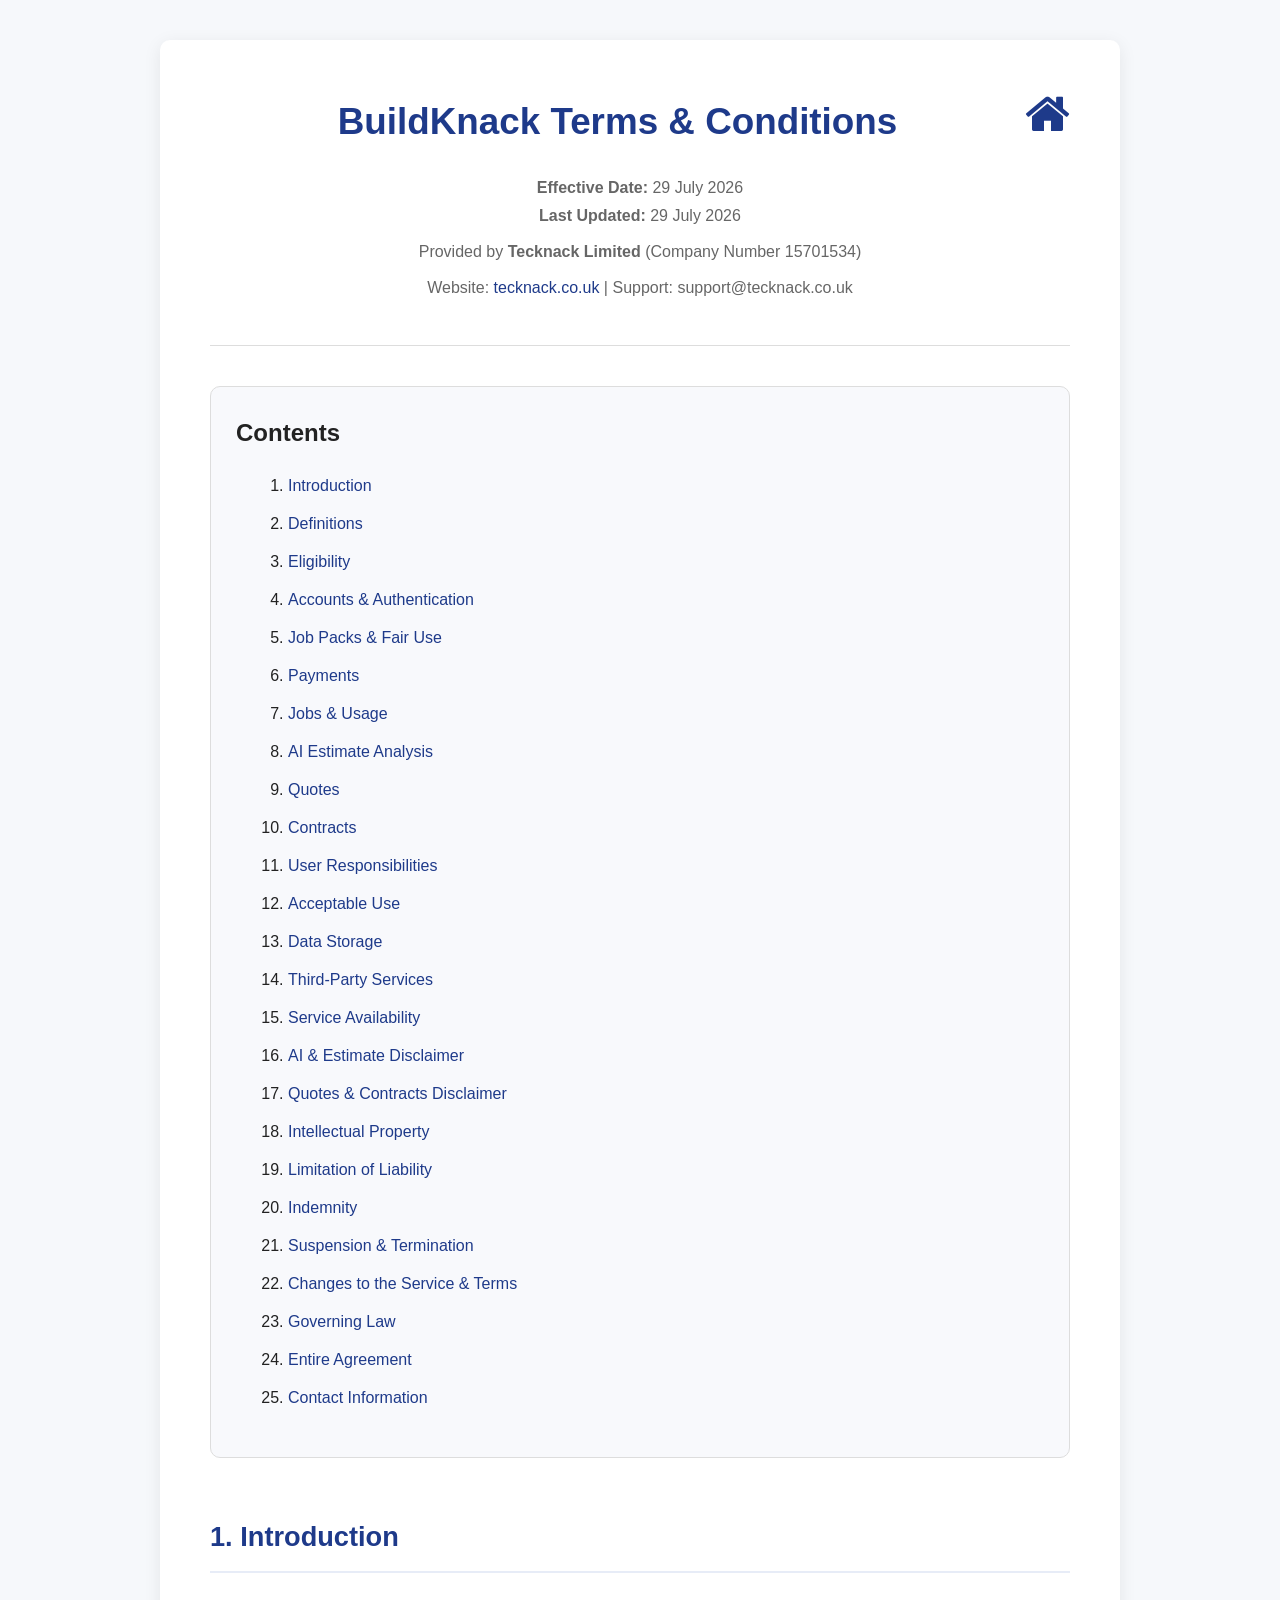
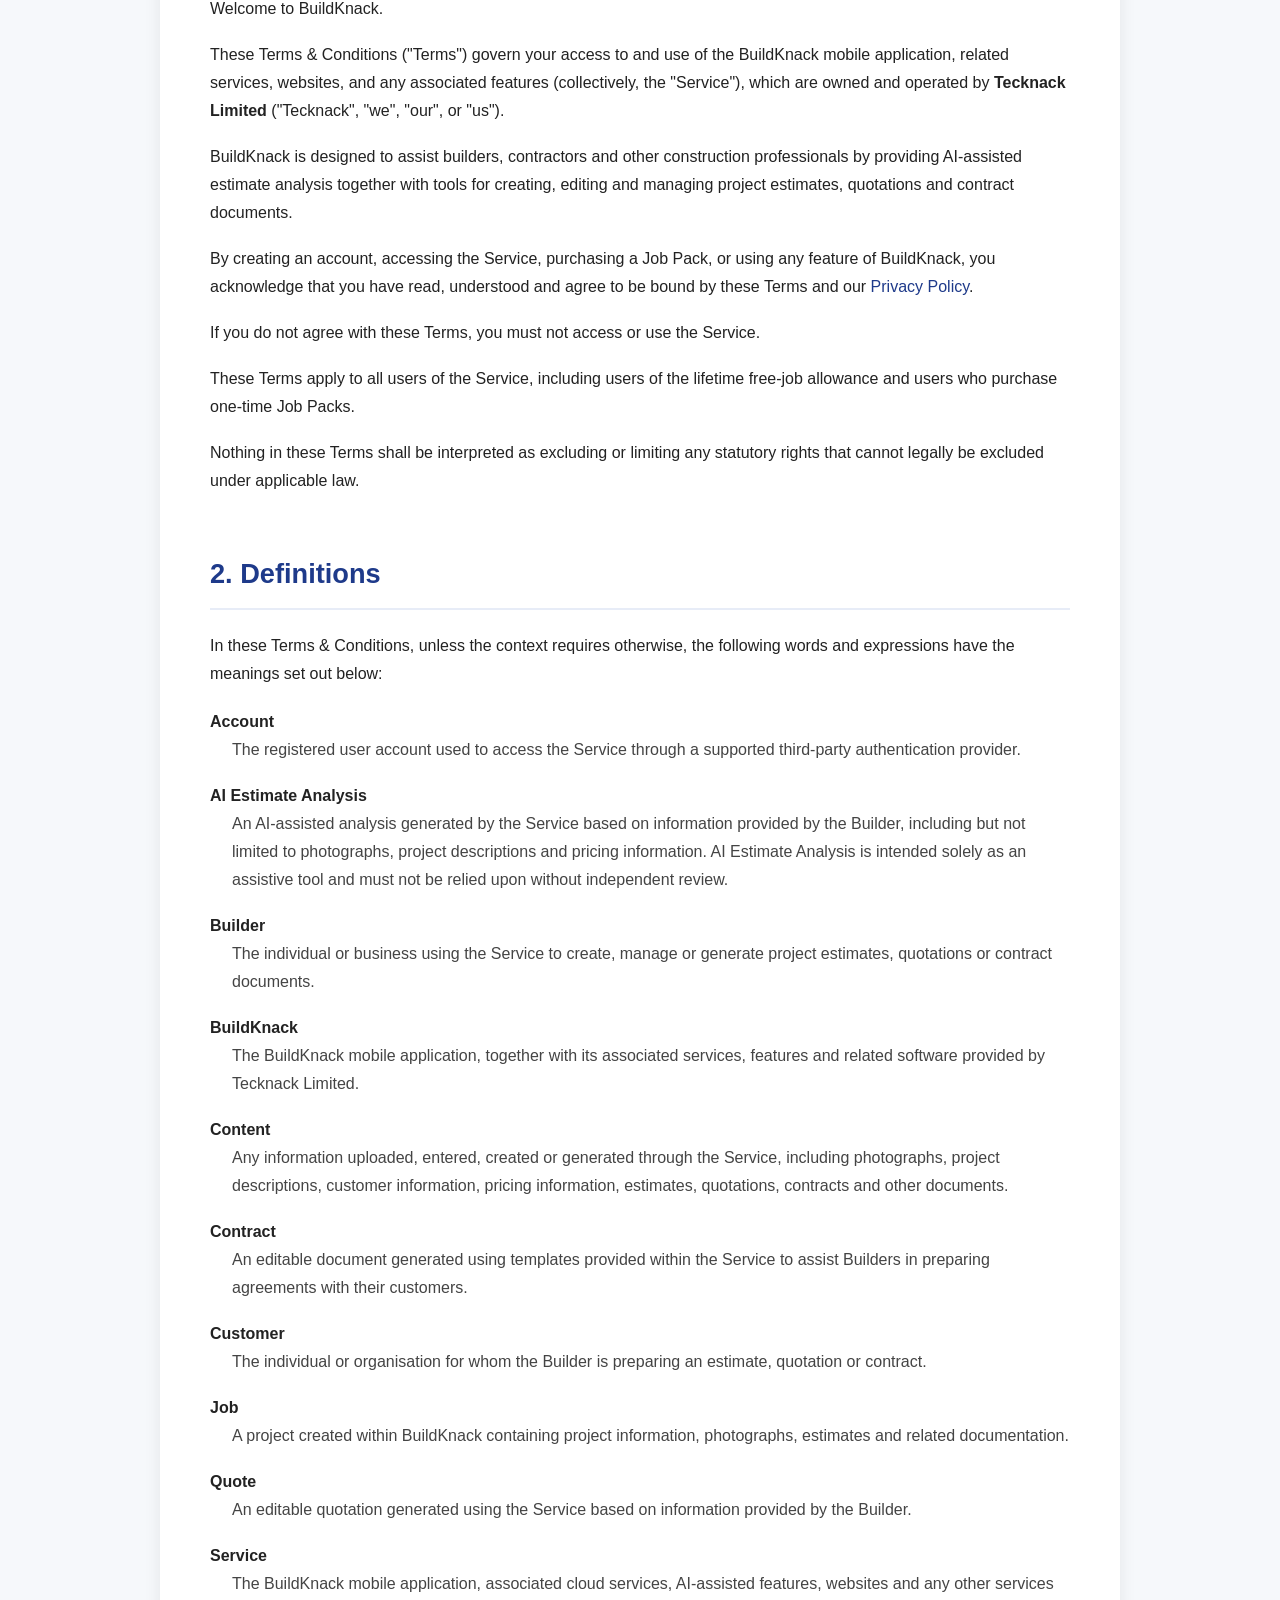
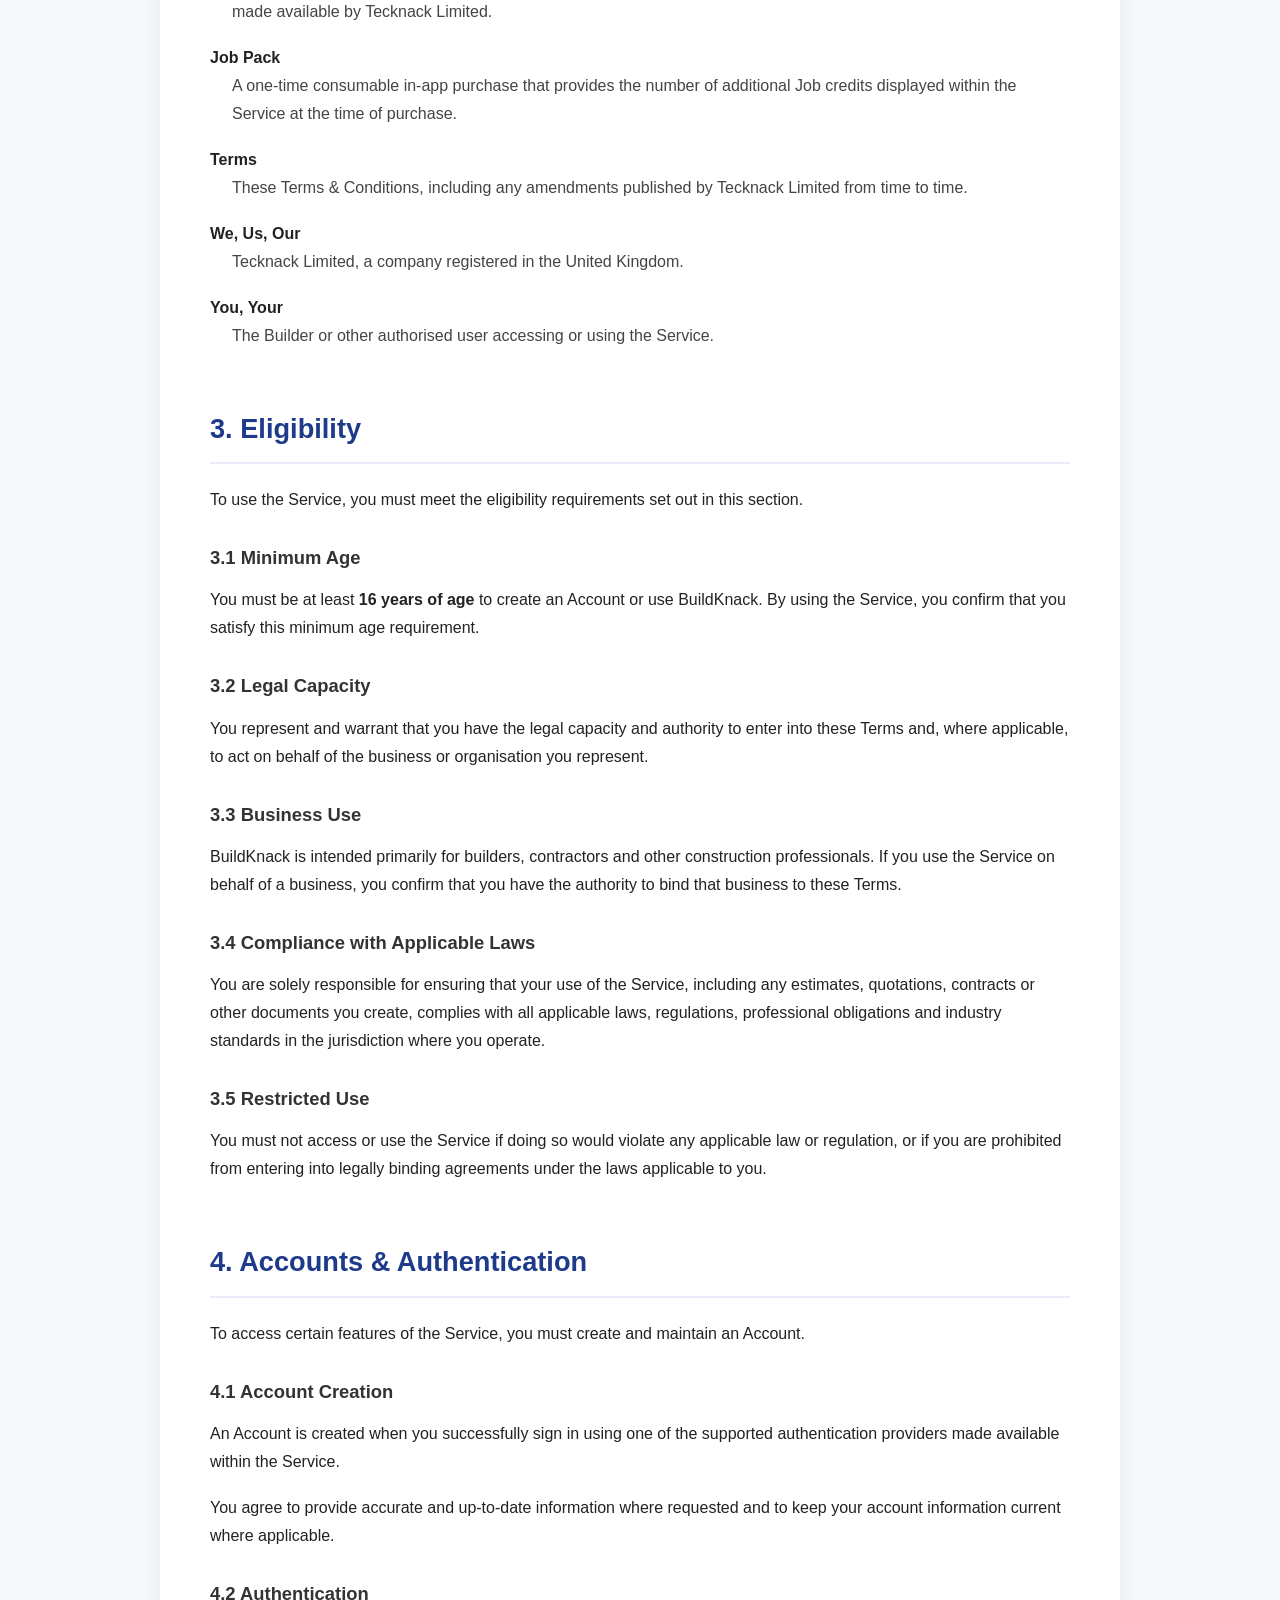
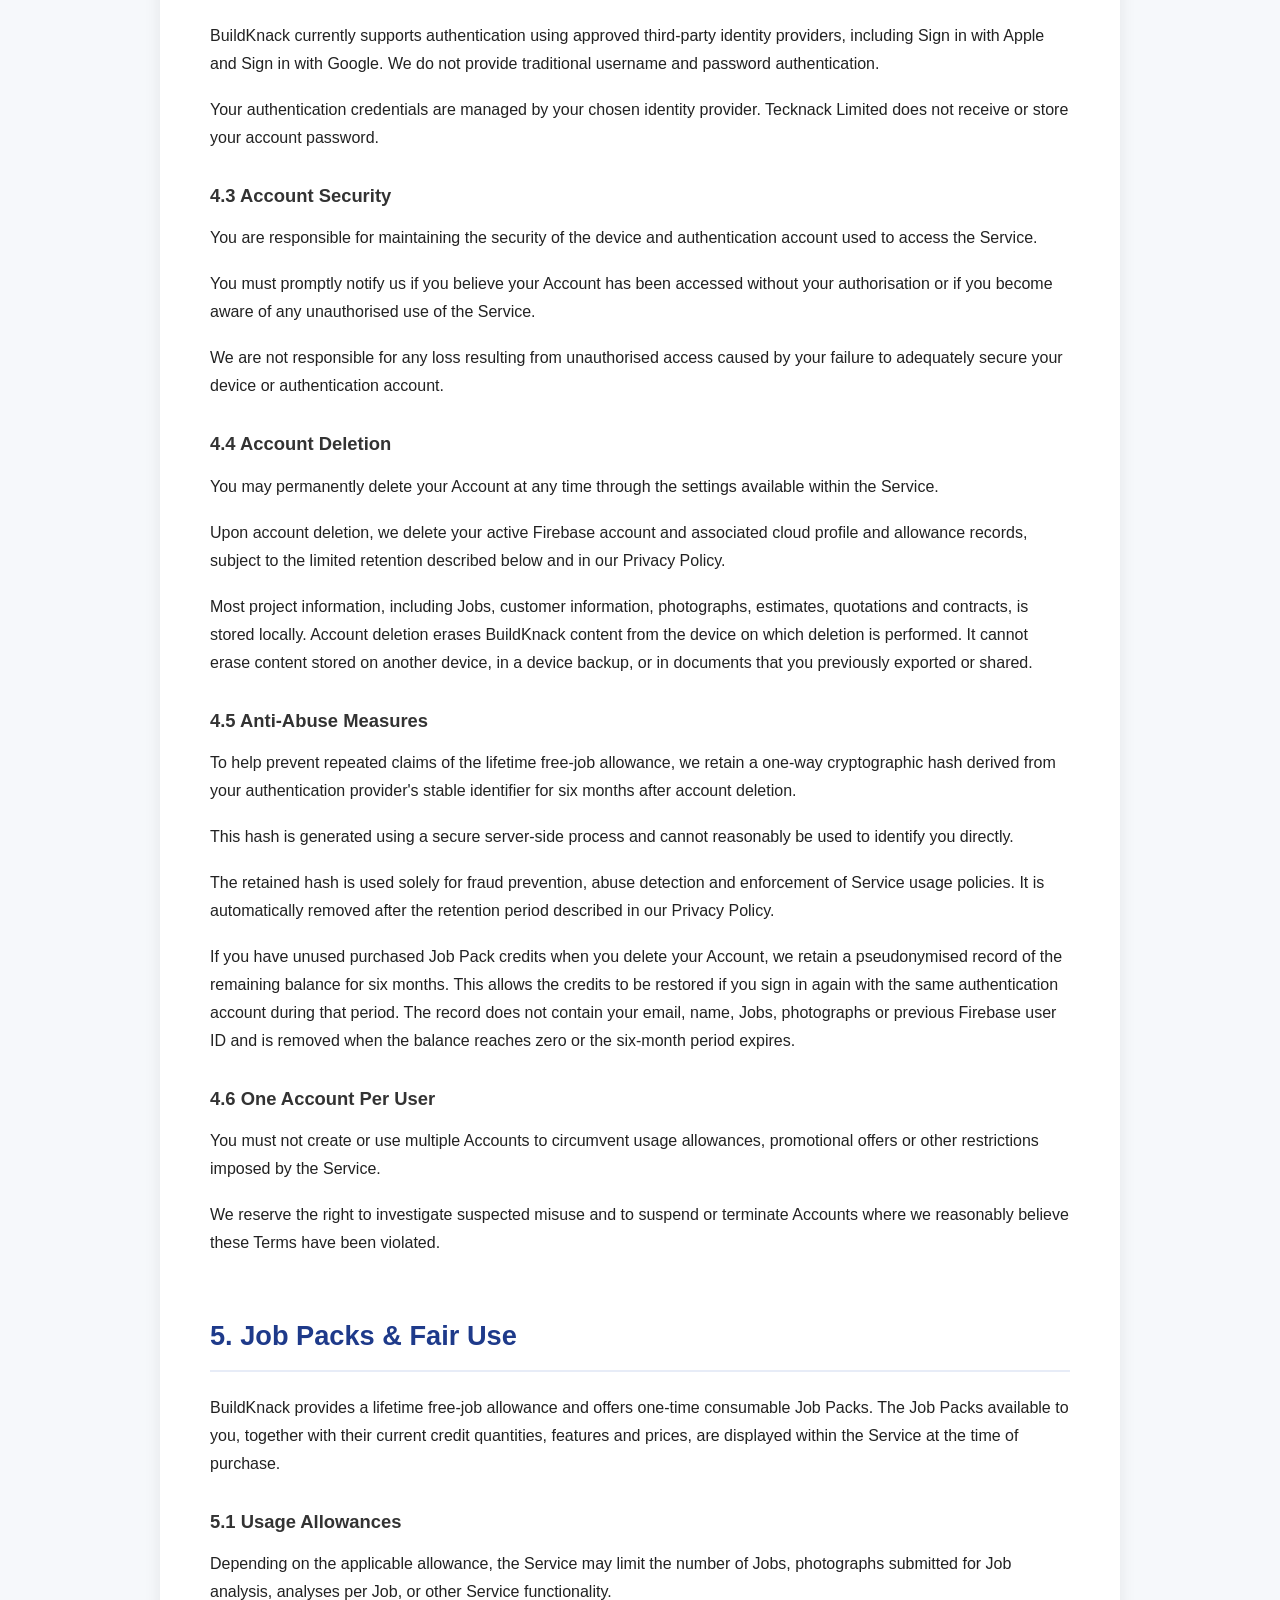
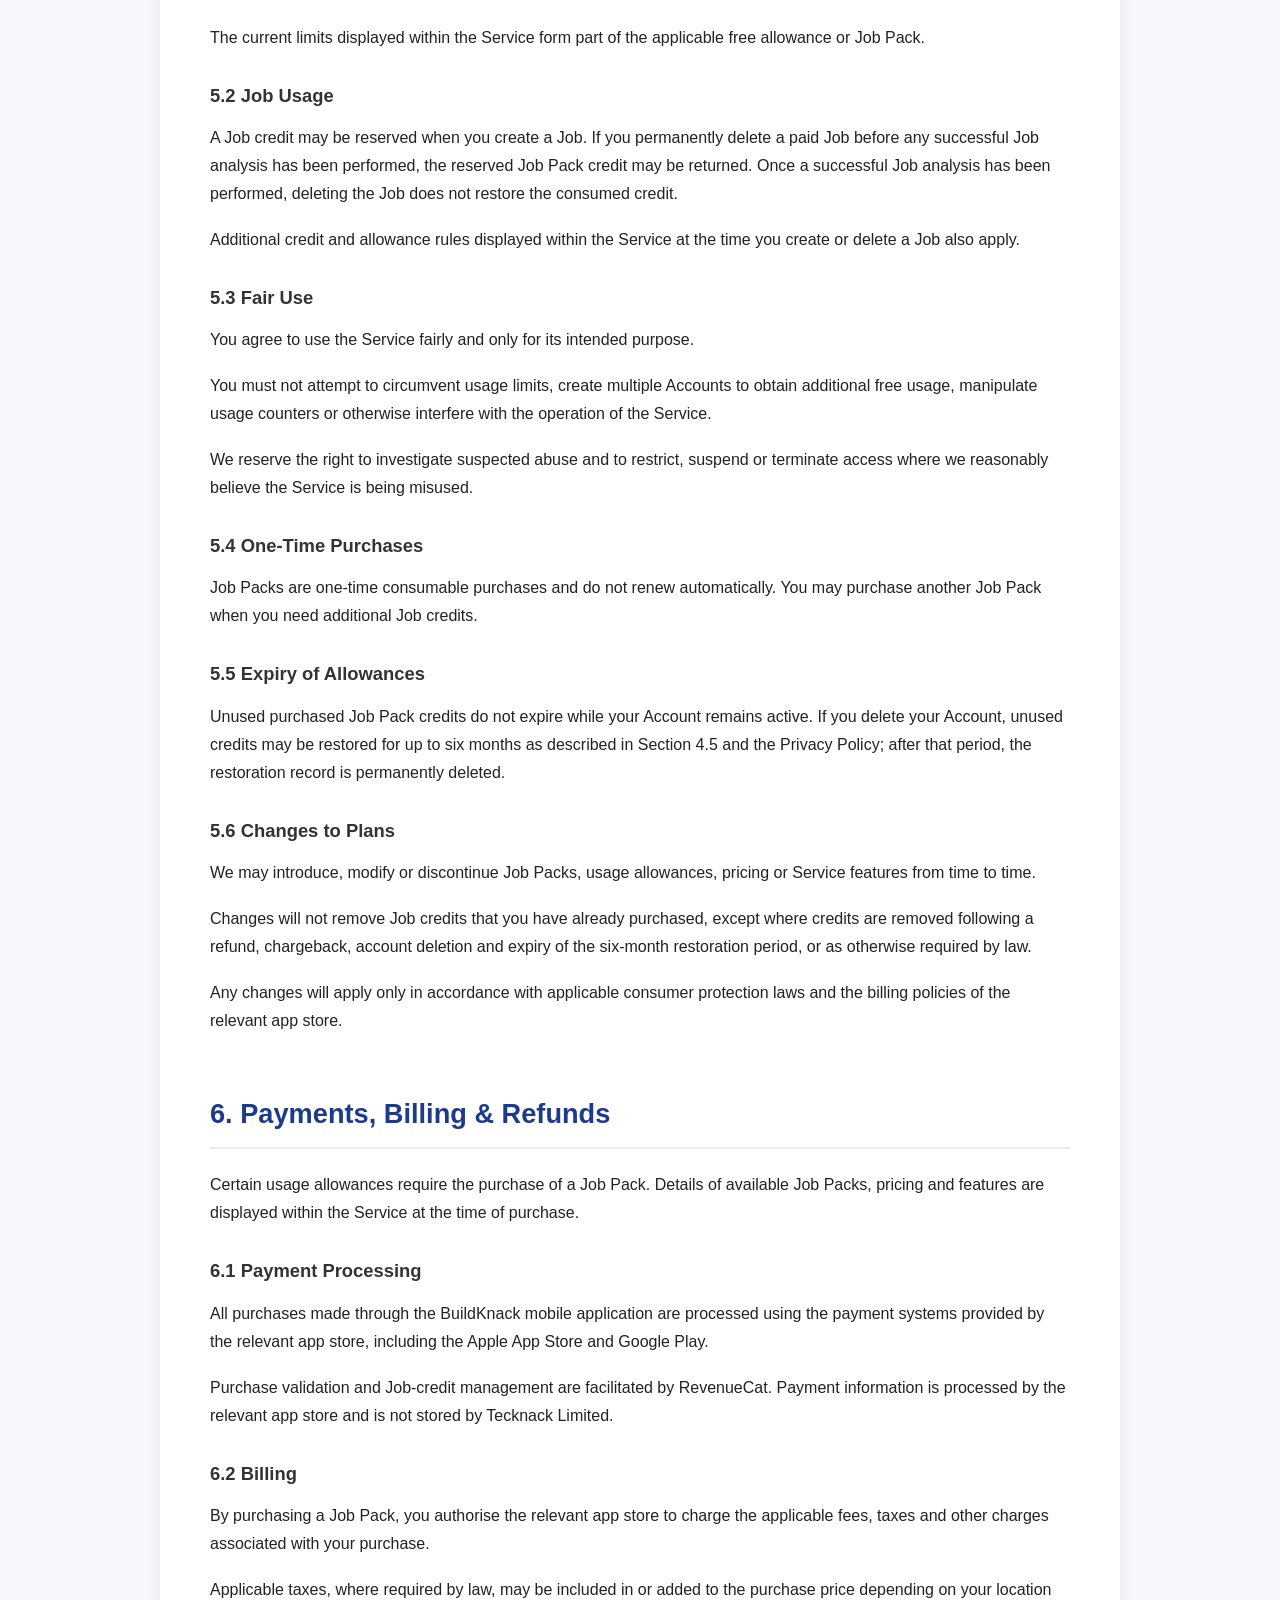
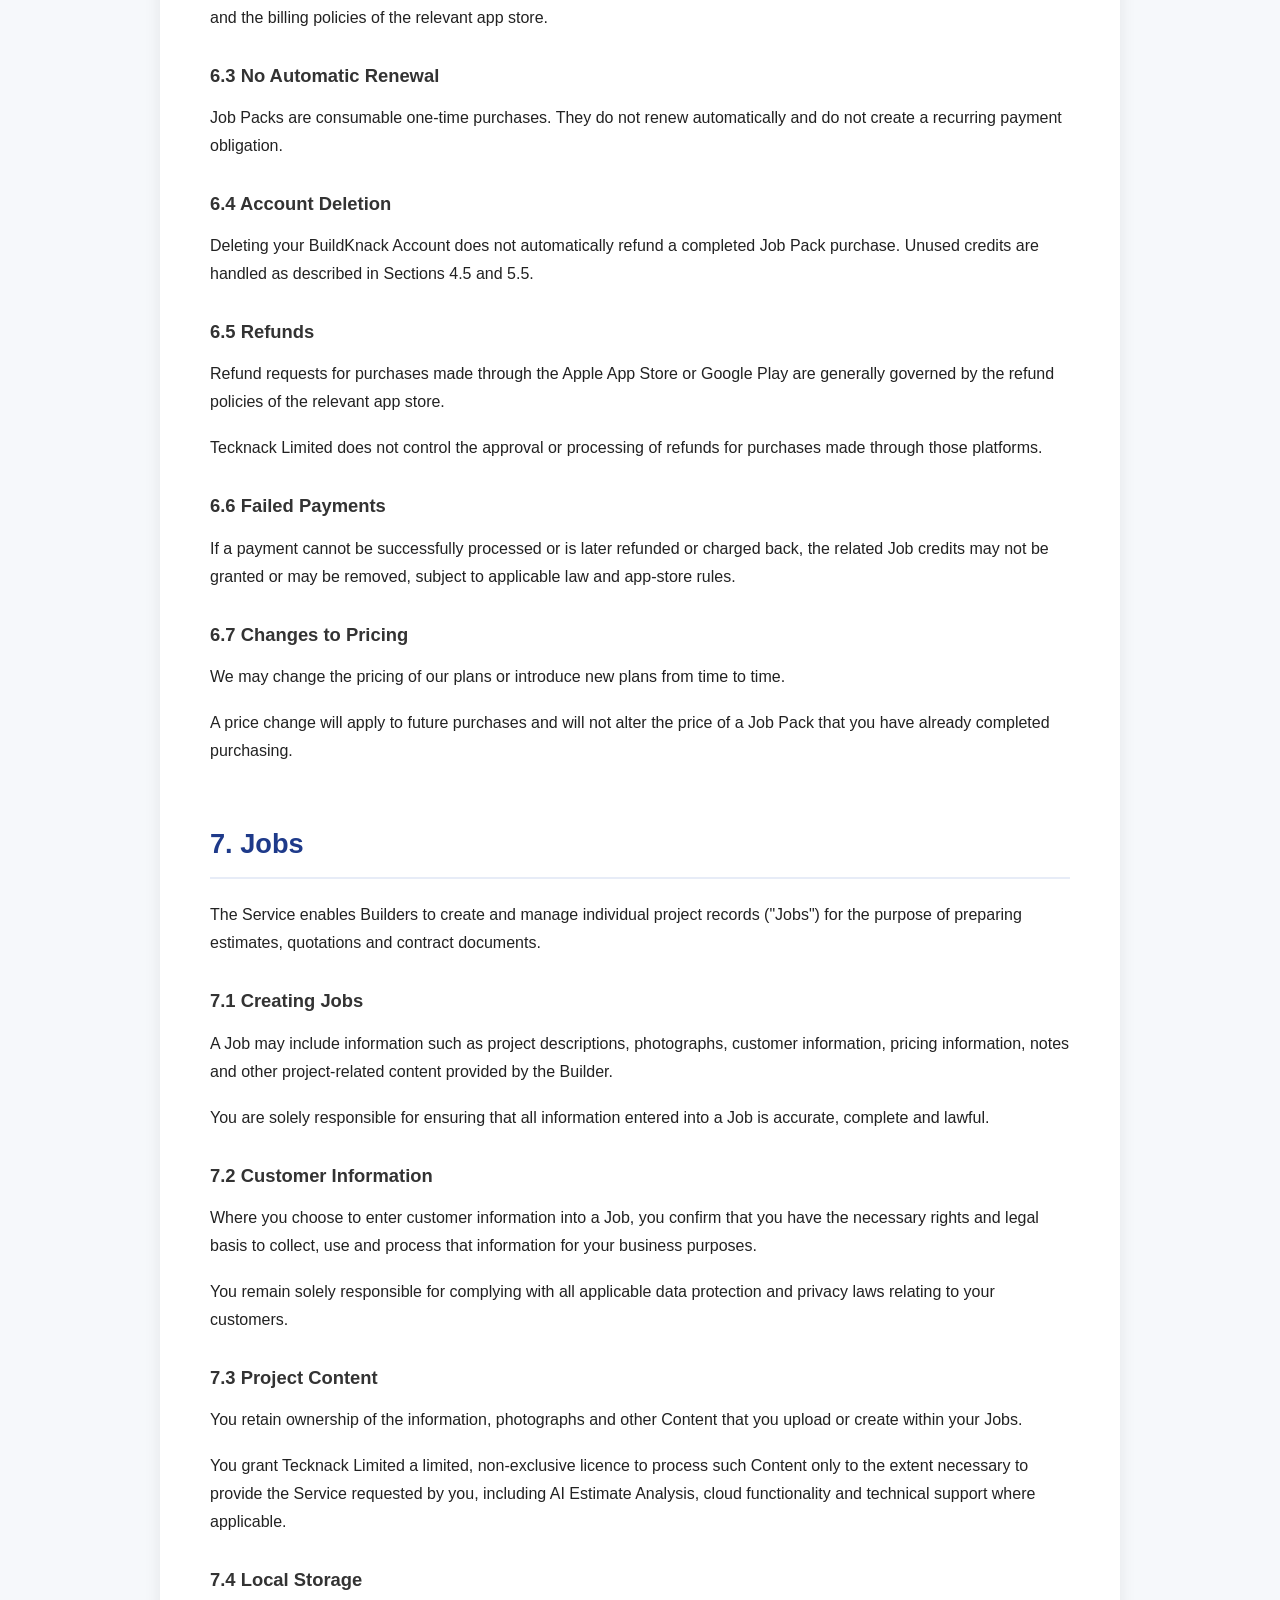
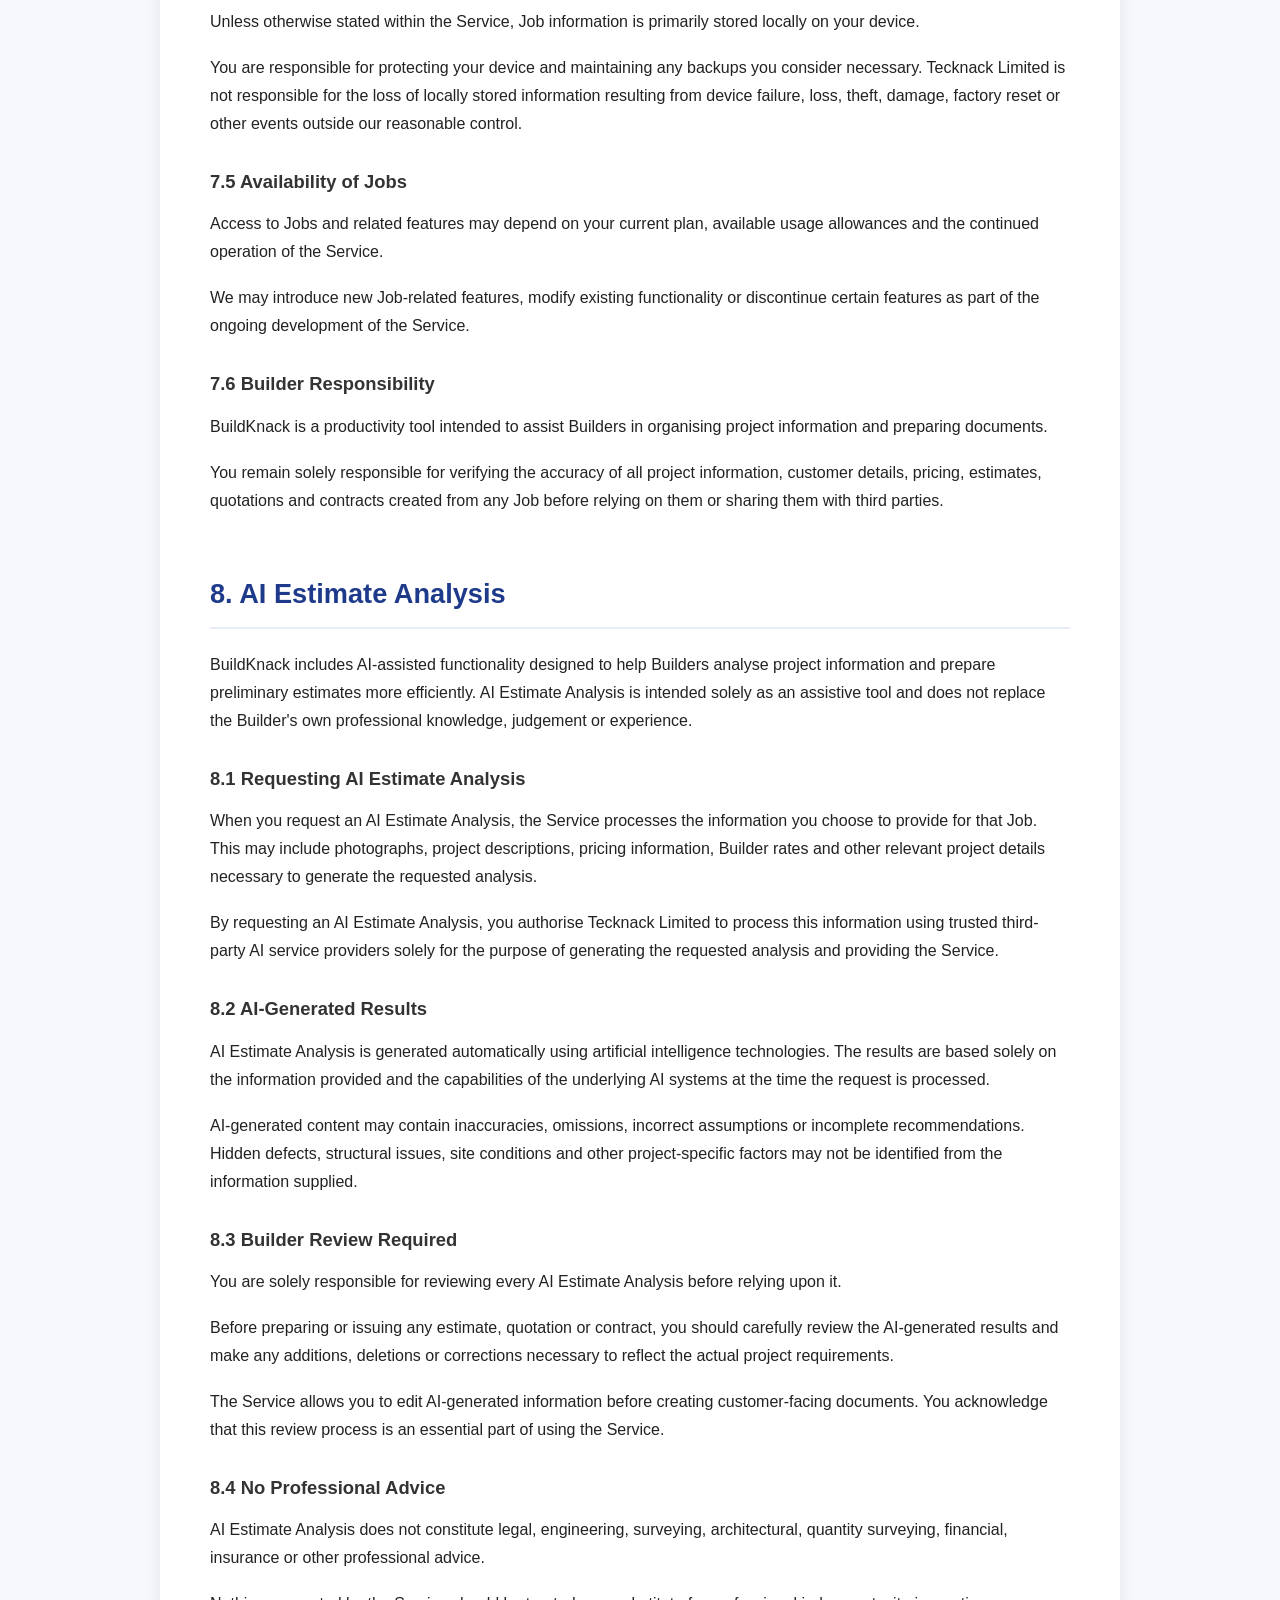
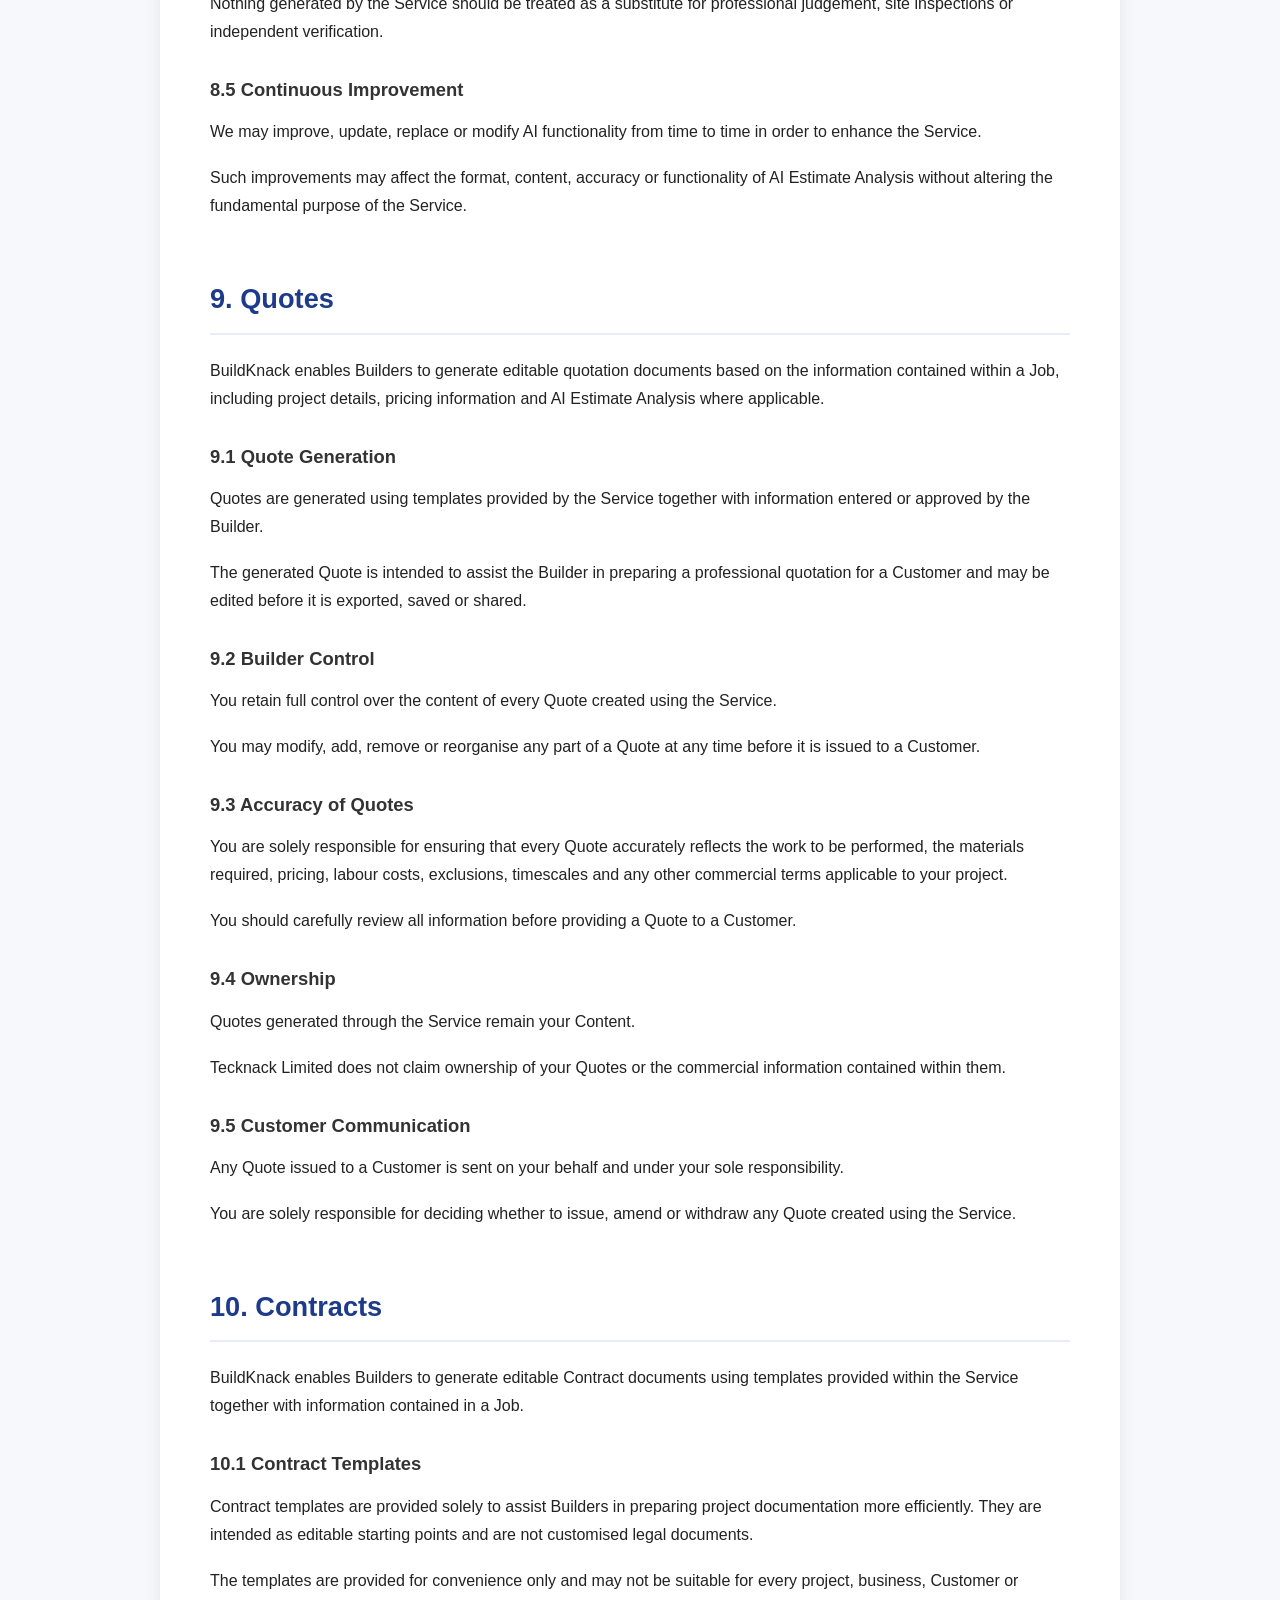
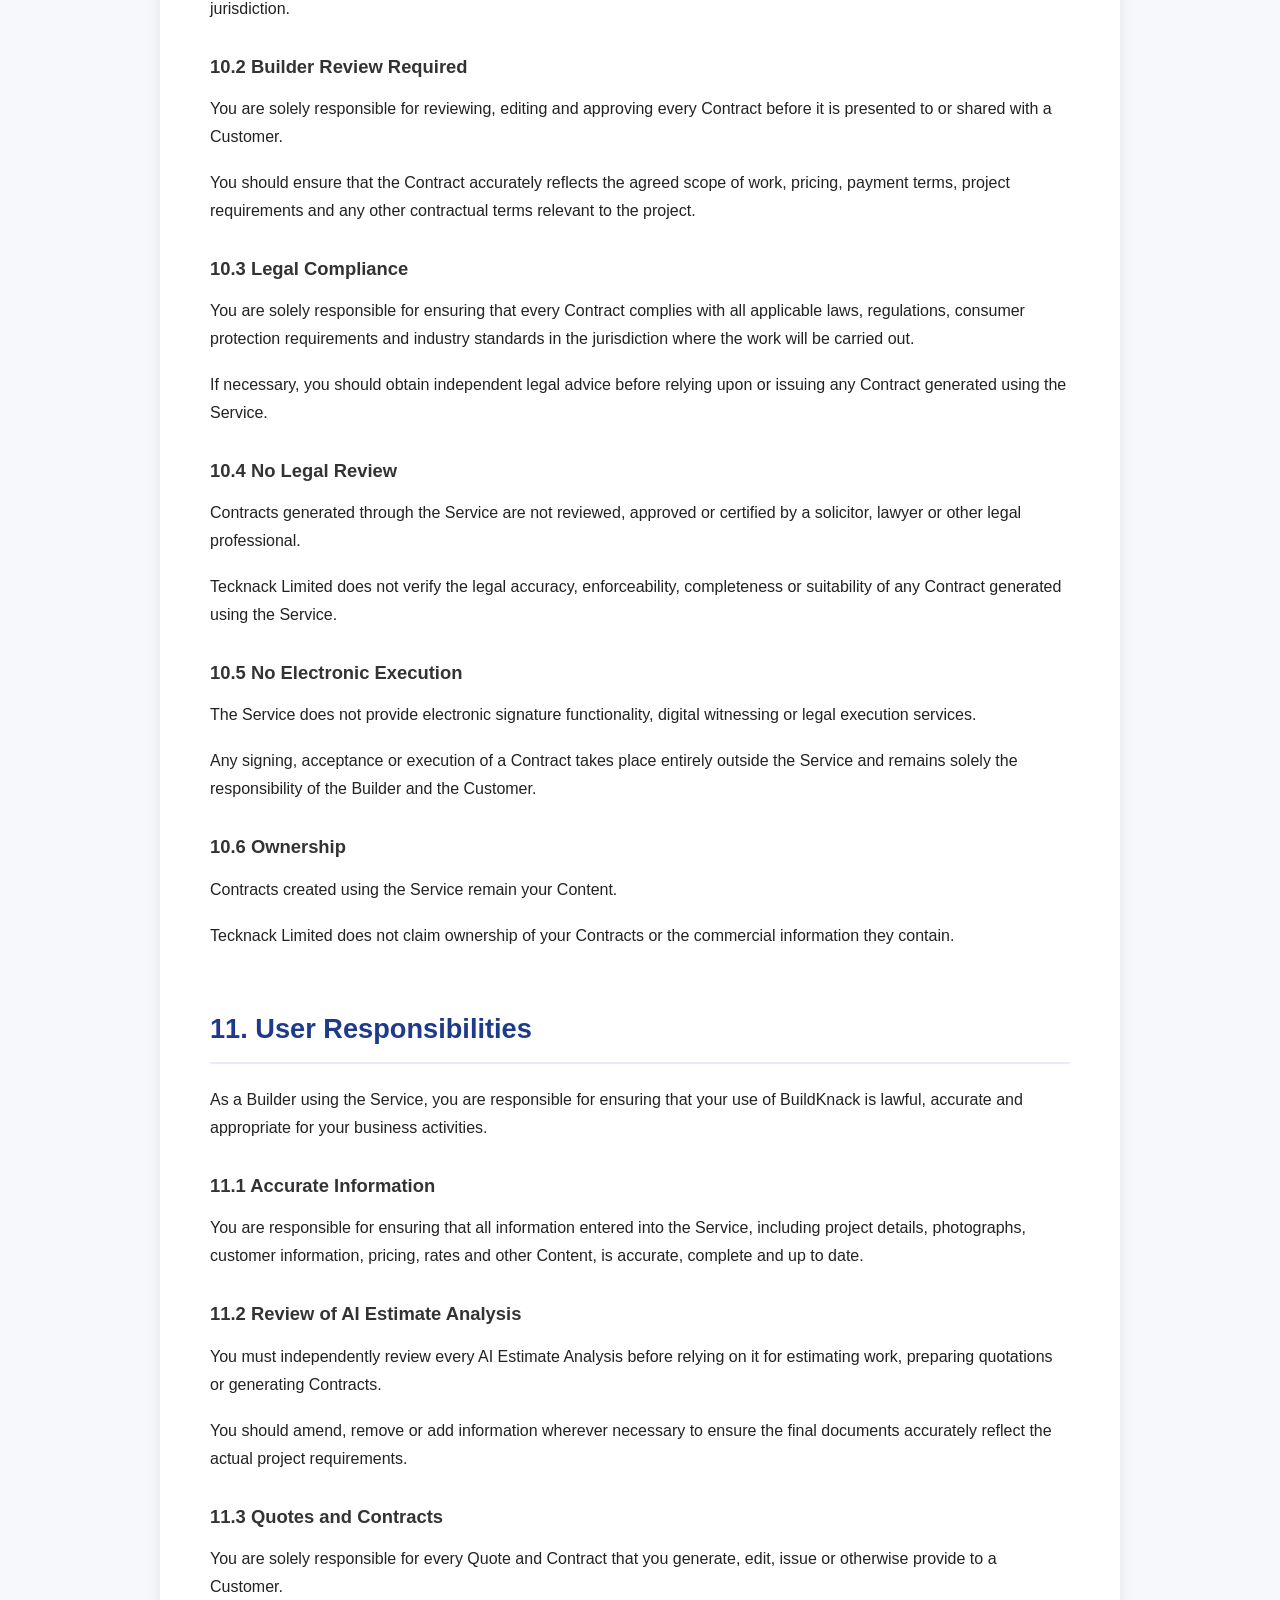
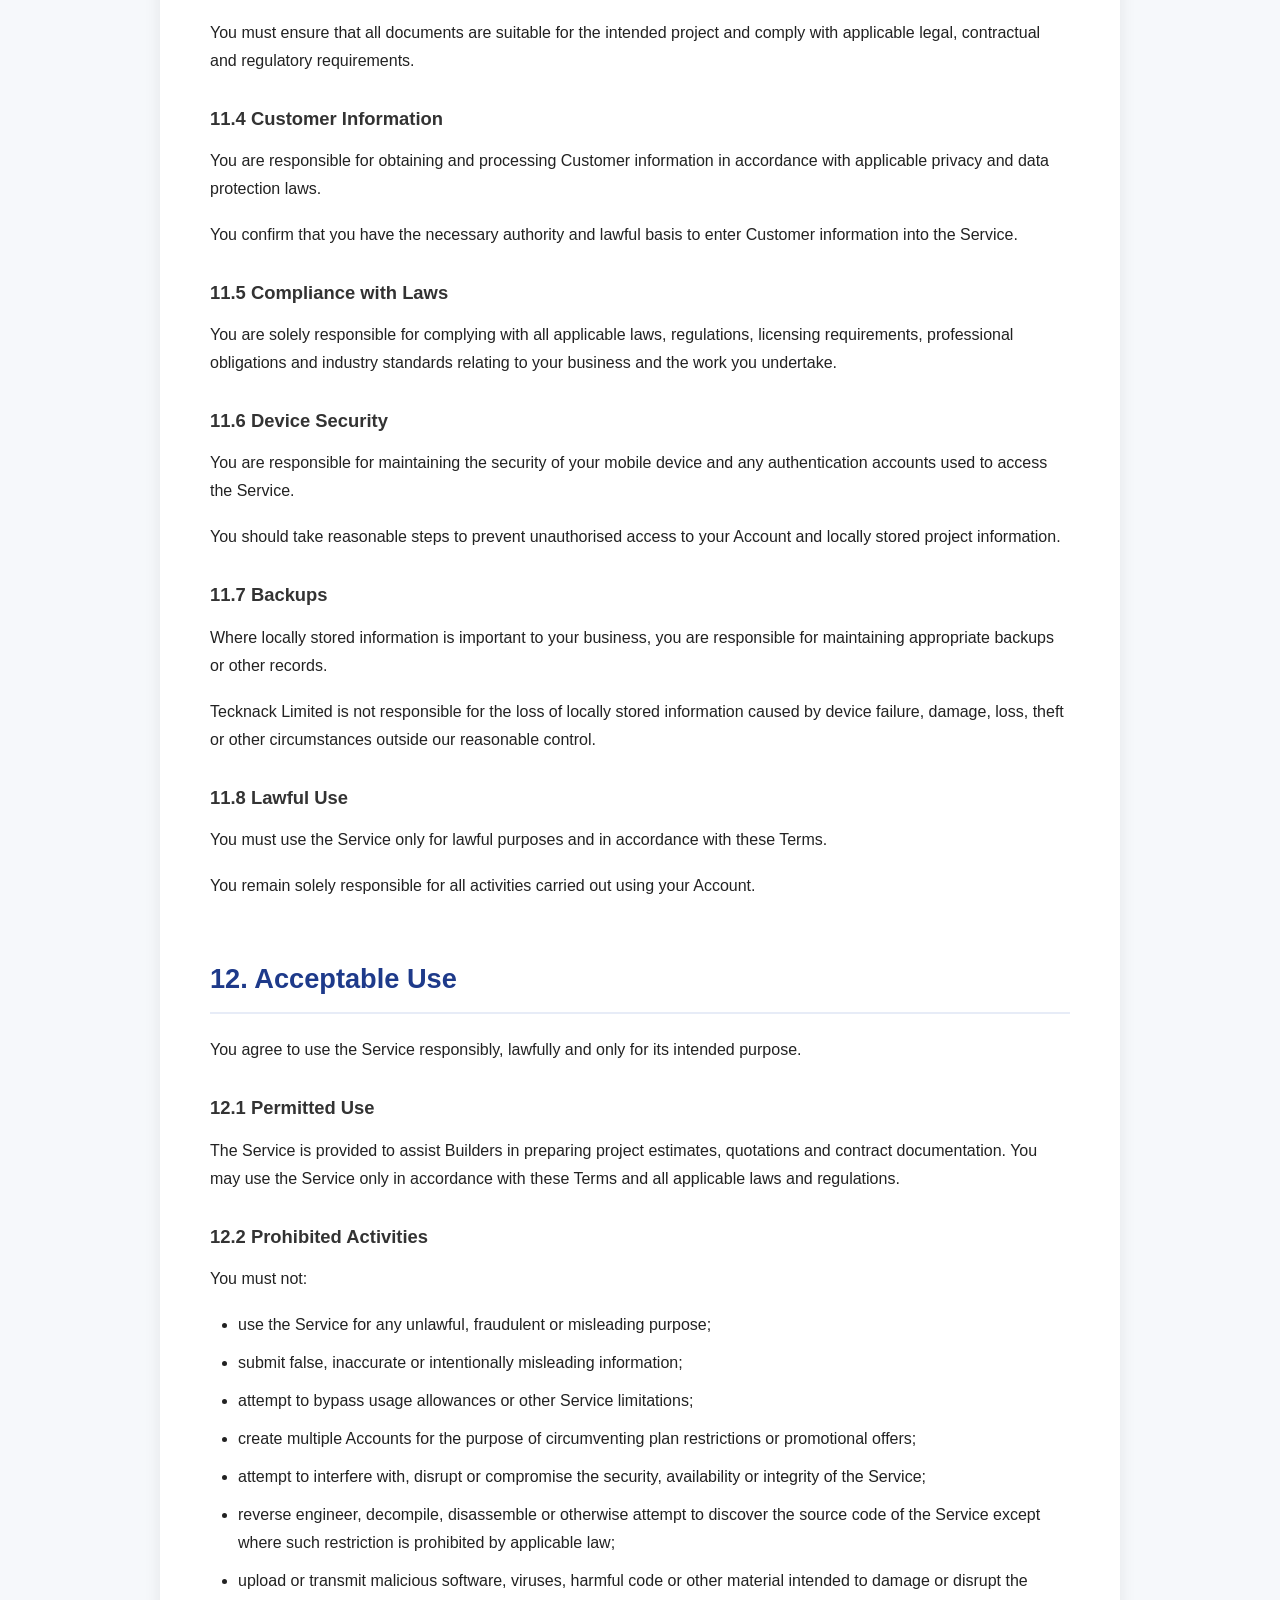
<file: buildknack/terms.html>
<!DOCTYPE html>
<html lang="en-GB">
<head>
<meta charset="UTF-8">
<meta name="viewport" content="width=device-width, initial-scale=1">
<title>BuildKnack Terms & Conditions | Tecknack Limited</title>
<meta name="description" content="Terms and Conditions governing the use of the BuildKnack mobile application provided by Tecknack Limited.">
<link rel="stylesheet" href="assets/css/legal.css">
    <link rel="stylesheet" href="https://cdnjs.cloudflare.com/ajax/libs/font-awesome/4.7.0/css/font-awesome.min.css">
</head>
<body>
<div class="container">

<header class="legal-header">
    <div style="float: right;"><a href="index.html"><i class="fa fa-home" style="font-size:48px;"></i></a></div>
<h1>BuildKnack Terms &amp; Conditions</h1>
<p><strong>Effective Date:</strong> 29 July 2026<br>
<strong>Last Updated:</strong> 29 July 2026</p>
<p>Provided by <strong>Tecknack Limited</strong> (Company Number 15701534)</p>
<p>Website: <a href="https://www.tecknack.co.uk">tecknack.co.uk</a> | Support: support@tecknack.co.uk</p>
</header>

<main>

<nav aria-label="Table of Contents">
<h2>Contents</h2>
<ol>
<li><a href="#introduction">Introduction</a></li>
<li><a href="#definitions">Definitions</a></li>
<li><a href="#eligibility">Eligibility</a></li>
<li><a href="#accounts">Accounts &amp; Authentication</a></li>
<li><a href="#job-packs">Job Packs &amp; Fair Use</a></li>
<li><a href="#payments">Payments</a></li>
<li><a href="#jobs">Jobs &amp; Usage</a></li>
<li><a href="#estimate-analysis">AI Estimate Analysis</a></li>
<li><a href="#quotes">Quotes</a></li>
<li><a href="#contracts">Contracts</a></li>
<li><a href="#responsibilities">User Responsibilities</a></li>
<li><a href="#acceptable-use">Acceptable Use</a></li>
<li><a href="#data-storage">Data Storage</a></li>
<li><a href="#third-party-services">Third-Party Services</a></li>
<li><a href="#service-availability">Service Availability</a></li>
<li><a href="#ai-disclaimer">AI &amp; Estimate Disclaimer</a></li>
<li><a href="#contracts-disclaimer">Quotes &amp; Contracts Disclaimer</a></li>
<li><a href="#intellectual-property">Intellectual Property</a></li>
<li><a href="#liability">Limitation of Liability</a></li>
<li><a href="#indemnity">Indemnity</a></li>
<li><a href="#termination">Suspension &amp; Termination</a></li>
<li><a href="#changes">Changes to the Service &amp; Terms</a></li>
<li><a href="#governing-law">Governing Law</a></li>
<li><a href="#entire-agreement">Entire Agreement</a></li>
<li><a href="#contact">Contact Information</a></li>
</ol>
</nav>

<section id="introduction">

<h2>1. Introduction</h2>

<p>Welcome to BuildKnack.</p>

<p>These Terms &amp; Conditions ("Terms") govern your access to and use of the BuildKnack mobile application, related services, websites, and any associated features (collectively, the "Service"), which are owned and operated by <strong>Tecknack Limited</strong> ("Tecknack", "we", "our", or "us").</p>

<p>BuildKnack is designed to assist builders, contractors and other construction professionals by providing AI-assisted estimate analysis together with tools for creating, editing and managing project estimates, quotations and contract documents.</p>

<p>By creating an account, accessing the Service, purchasing a Job Pack, or using any feature of BuildKnack, you acknowledge that you have read, understood and agree to be bound by these Terms and our <a href="https://tecknack.co.uk/buildknack/privacy">Privacy Policy</a>.</p>

<p>If you do not agree with these Terms, you must not access or use the Service.</p>

<p>These Terms apply to all users of the Service, including users of the lifetime free-job allowance and users who purchase one-time Job Packs.</p>

<p>Nothing in these Terms shall be interpreted as excluding or limiting any statutory rights that cannot legally be excluded under applicable law.</p>

</section>
<section id="definitions">

<h2>2. Definitions</h2>

<p>In these Terms &amp; Conditions, unless the context requires otherwise, the following words and expressions have the meanings set out below:</p>

<dl>

<dt><strong>Account</strong></dt>
<dd>The registered user account used to access the Service through a supported third-party authentication provider.</dd>

<dt><strong>AI Estimate Analysis</strong></dt>
<dd>An AI-assisted analysis generated by the Service based on information provided by the Builder, including but not limited to photographs, project descriptions and pricing information. AI Estimate Analysis is intended solely as an assistive tool and must not be relied upon without independent review.</dd>

<dt><strong>Builder</strong></dt>
<dd>The individual or business using the Service to create, manage or generate project estimates, quotations or contract documents.</dd>

<dt><strong>BuildKnack</strong></dt>
<dd>The BuildKnack mobile application, together with its associated services, features and related software provided by Tecknack Limited.</dd>

<dt><strong>Content</strong></dt>
<dd>Any information uploaded, entered, created or generated through the Service, including photographs, project descriptions, customer information, pricing information, estimates, quotations, contracts and other documents.</dd>

<dt><strong>Contract</strong></dt>
<dd>An editable document generated using templates provided within the Service to assist Builders in preparing agreements with their customers.</dd>

<dt><strong>Customer</strong></dt>
<dd>The individual or organisation for whom the Builder is preparing an estimate, quotation or contract.</dd>

<dt><strong>Job</strong></dt>
<dd>A project created within BuildKnack containing project information, photographs, estimates and related documentation.</dd>

<dt><strong>Quote</strong></dt>
<dd>An editable quotation generated using the Service based on information provided by the Builder.</dd>

<dt><strong>Service</strong></dt>
<dd>The BuildKnack mobile application, associated cloud services, AI-assisted features, websites and any other services made available by Tecknack Limited.</dd>

<dt><strong>Job Pack</strong></dt>
<dd>A one-time consumable in-app purchase that provides the number of additional Job credits displayed within the Service at the time of purchase.</dd>

<dt><strong>Terms</strong></dt>
<dd>These Terms &amp; Conditions, including any amendments published by Tecknack Limited from time to time.</dd>

<dt><strong>We, Us, Our</strong></dt>
<dd>Tecknack Limited, a company registered in the United Kingdom.</dd>

<dt><strong>You, Your</strong></dt>
<dd>The Builder or other authorised user accessing or using the Service.</dd>

</dl>

</section>
<section id="eligibility">

<h2>3. Eligibility</h2>

<p>To use the Service, you must meet the eligibility requirements set out in this section.</p>

<h3>3.1 Minimum Age</h3>

<p>You must be at least <strong>16 years of age</strong> to create an Account or use BuildKnack. By using the Service, you confirm that you satisfy this minimum age requirement.</p>

<h3>3.2 Legal Capacity</h3>

<p>You represent and warrant that you have the legal capacity and authority to enter into these Terms and, where applicable, to act on behalf of the business or organisation you represent.</p>

<h3>3.3 Business Use</h3>

<p>BuildKnack is intended primarily for builders, contractors and other construction professionals. If you use the Service on behalf of a business, you confirm that you have the authority to bind that business to these Terms.</p>

<h3>3.4 Compliance with Applicable Laws</h3>

<p>You are solely responsible for ensuring that your use of the Service, including any estimates, quotations, contracts or other documents you create, complies with all applicable laws, regulations, professional obligations and industry standards in the jurisdiction where you operate.</p>

<h3>3.5 Restricted Use</h3>

<p>You must not access or use the Service if doing so would violate any applicable law or regulation, or if you are prohibited from entering into legally binding agreements under the laws applicable to you.</p>

</section>
<section id="accounts">

<h2>4. Accounts &amp; Authentication</h2>

<p>To access certain features of the Service, you must create and maintain an Account.</p>

<h3>4.1 Account Creation</h3>

<p>An Account is created when you successfully sign in using one of the supported authentication providers made available within the Service.</p>

<p>You agree to provide accurate and up-to-date information where requested and to keep your account information current where applicable.</p>

<h3>4.2 Authentication</h3>

<p>BuildKnack currently supports authentication using approved third-party identity providers, including Sign in with Apple and Sign in with Google. We do not provide traditional username and password authentication.</p>

<p>Your authentication credentials are managed by your chosen identity provider. Tecknack Limited does not receive or store your account password.</p>

<h3>4.3 Account Security</h3>

<p>You are responsible for maintaining the security of the device and authentication account used to access the Service.</p>

<p>You must promptly notify us if you believe your Account has been accessed without your authorisation or if you become aware of any unauthorised use of the Service.</p>

<p>We are not responsible for any loss resulting from unauthorised access caused by your failure to adequately secure your device or authentication account.</p>

<h3>4.4 Account Deletion</h3>

<p>You may permanently delete your Account at any time through the settings available within the Service.</p>

<p>Upon account deletion, we delete your active Firebase account and associated cloud profile and allowance records, subject to the limited retention described below and in our Privacy Policy.</p>

<p>Most project information, including Jobs, customer information, photographs, estimates, quotations and contracts, is stored locally. Account deletion erases BuildKnack content from the device on which deletion is performed. It cannot erase content stored on another device, in a device backup, or in documents that you previously exported or shared.</p>

<h3>4.5 Anti-Abuse Measures</h3>

<p>To help prevent repeated claims of the lifetime free-job allowance, we retain a one-way cryptographic hash derived from your authentication provider's stable identifier for six months after account deletion.</p>

<p>This hash is generated using a secure server-side process and cannot reasonably be used to identify you directly.</p>

<p>The retained hash is used solely for fraud prevention, abuse detection and enforcement of Service usage policies. It is automatically removed after the retention period described in our Privacy Policy.</p>
    
<p>If you have unused purchased Job Pack credits when you delete your Account, we retain a pseudonymised record of the remaining balance for six months. This allows the credits to be restored if you sign in again with the same authentication account during that period. The record does not contain your email, name, Jobs, photographs or previous Firebase user ID and is removed when the balance reaches zero or the six-month period expires.</p>

<h3>4.6 One Account Per User</h3>

<p>You must not create or use multiple Accounts to circumvent usage allowances, promotional offers or other restrictions imposed by the Service.</p>

<p>We reserve the right to investigate suspected misuse and to suspend or terminate Accounts where we reasonably believe these Terms have been violated.</p>

</section>
<section id="job-packs">

<h2>5. Job Packs &amp; Fair Use</h2>

<p>BuildKnack provides a lifetime free-job allowance and offers one-time consumable Job Packs. The Job Packs available to you, together with their current credit quantities, features and prices, are displayed within the Service at the time of purchase.</p>

<h3>5.1 Usage Allowances</h3>

<p>Depending on the applicable allowance, the Service may limit the number of Jobs, photographs submitted for Job analysis, analyses per Job, or other Service functionality.</p>

<p>The current limits displayed within the Service form part of the applicable free allowance or Job Pack.</p>

<h3>5.2 Job Usage</h3>

<p>A Job credit may be reserved when you create a Job. If you permanently delete a paid Job before any successful Job analysis has been performed, the reserved Job Pack credit may be returned. Once a successful Job analysis has been performed, deleting the Job does not restore the consumed credit.</p>

<p>Additional credit and allowance rules displayed within the Service at the time you create or delete a Job also apply.</p>

<h3>5.3 Fair Use</h3>

<p>You agree to use the Service fairly and only for its intended purpose.</p>

<p>You must not attempt to circumvent usage limits, create multiple Accounts to obtain additional free usage, manipulate usage counters or otherwise interfere with the operation of the Service.</p>

<p>We reserve the right to investigate suspected abuse and to restrict, suspend or terminate access where we reasonably believe the Service is being misused.</p>

<h3>5.4 One-Time Purchases</h3>

<p>Job Packs are one-time consumable purchases and do not renew automatically. You may purchase another Job Pack when you need additional Job credits.</p>

<h3>5.5 Expiry of Allowances</h3>

<p>Unused purchased Job Pack credits do not expire while your Account remains active. If you delete your Account, unused credits may be restored for up to six months as described in Section 4.5 and the Privacy Policy; after that period, the restoration record is permanently deleted.</p>

<h3>5.6 Changes to Plans</h3>

<p>We may introduce, modify or discontinue Job Packs, usage allowances, pricing or Service features from time to time.</p>

<p>Changes will not remove Job credits that you have already purchased, except where credits are removed following a refund, chargeback, account deletion and expiry of the six-month restoration period, or as otherwise required by law.</p>

<p>Any changes will apply only in accordance with applicable consumer protection laws and the billing policies of the relevant app store.</p>

</section>
<section id="payments">

<h2>6. Payments, Billing &amp; Refunds</h2>

<p>Certain usage allowances require the purchase of a Job Pack. Details of available Job Packs, pricing and features are displayed within the Service at the time of purchase.</p>

<h3>6.1 Payment Processing</h3>

<p>All purchases made through the BuildKnack mobile application are processed using the payment systems provided by the relevant app store, including the Apple App Store and Google Play.</p>

<p>Purchase validation and Job-credit management are facilitated by RevenueCat. Payment information is processed by the relevant app store and is not stored by Tecknack Limited.</p>

<h3>6.2 Billing</h3>

<p>By purchasing a Job Pack, you authorise the relevant app store to charge the applicable fees, taxes and other charges associated with your purchase.</p>

<p>Applicable taxes, where required by law, may be included in or added to the purchase price depending on your location and the billing policies of the relevant app store.</p>

<h3>6.3 No Automatic Renewal</h3>

<p>Job Packs are consumable one-time purchases. They do not renew automatically and do not create a recurring payment obligation.</p>

<h3>6.4 Account Deletion</h3>

<p>Deleting your BuildKnack Account does not automatically refund a completed Job Pack purchase. Unused credits are handled as described in Sections 4.5 and 5.5.</p>

<h3>6.5 Refunds</h3>

<p>Refund requests for purchases made through the Apple App Store or Google Play are generally governed by the refund policies of the relevant app store.</p>

<p>Tecknack Limited does not control the approval or processing of refunds for purchases made through those platforms.</p>

<h3>6.6 Failed Payments</h3>

<p>If a payment cannot be successfully processed or is later refunded or charged back, the related Job credits may not be granted or may be removed, subject to applicable law and app-store rules.</p>

<h3>6.7 Changes to Pricing</h3>

<p>We may change the pricing of our plans or introduce new plans from time to time.</p>

<p>A price change will apply to future purchases and will not alter the price of a Job Pack that you have already completed purchasing.</p>

</section>
<section id="jobs">

<h2>7. Jobs</h2>

<p>The Service enables Builders to create and manage individual project records ("Jobs") for the purpose of preparing estimates, quotations and contract documents.</p>

<h3>7.1 Creating Jobs</h3>

<p>A Job may include information such as project descriptions, photographs, customer information, pricing information, notes and other project-related content provided by the Builder.</p>

<p>You are solely responsible for ensuring that all information entered into a Job is accurate, complete and lawful.</p>

<h3>7.2 Customer Information</h3>

<p>Where you choose to enter customer information into a Job, you confirm that you have the necessary rights and legal basis to collect, use and process that information for your business purposes.</p>

<p>You remain solely responsible for complying with all applicable data protection and privacy laws relating to your customers.</p>

<h3>7.3 Project Content</h3>

<p>You retain ownership of the information, photographs and other Content that you upload or create within your Jobs.</p>

<p>You grant Tecknack Limited a limited, non-exclusive licence to process such Content only to the extent necessary to provide the Service requested by you, including AI Estimate Analysis, cloud functionality and technical support where applicable.</p>

<h3>7.4 Local Storage</h3>

<p>Unless otherwise stated within the Service, Job information is primarily stored locally on your device.</p>

<p>You are responsible for protecting your device and maintaining any backups you consider necessary. Tecknack Limited is not responsible for the loss of locally stored information resulting from device failure, loss, theft, damage, factory reset or other events outside our reasonable control.</p>

<h3>7.5 Availability of Jobs</h3>

<p>Access to Jobs and related features may depend on your current plan, available usage allowances and the continued operation of the Service.</p>

<p>We may introduce new Job-related features, modify existing functionality or discontinue certain features as part of the ongoing development of the Service.</p>

<h3>7.6 Builder Responsibility</h3>

<p>BuildKnack is a productivity tool intended to assist Builders in organising project information and preparing documents.</p>

<p>You remain solely responsible for verifying the accuracy of all project information, customer details, pricing, estimates, quotations and contracts created from any Job before relying on them or sharing them with third parties.</p>

</section>
<section id="estimate-analysis">

<h2>8. AI Estimate Analysis</h2>

<p>BuildKnack includes AI-assisted functionality designed to help Builders analyse project information and prepare preliminary estimates more efficiently. AI Estimate Analysis is intended solely as an assistive tool and does not replace the Builder's own professional knowledge, judgement or experience.</p>

<h3>8.1 Requesting AI Estimate Analysis</h3>

<p>When you request an AI Estimate Analysis, the Service processes the information you choose to provide for that Job. This may include photographs, project descriptions, pricing information, Builder rates and other relevant project details necessary to generate the requested analysis.</p>

<p>By requesting an AI Estimate Analysis, you authorise Tecknack Limited to process this information using trusted third-party AI service providers solely for the purpose of generating the requested analysis and providing the Service.</p>

<h3>8.2 AI-Generated Results</h3>

<p>AI Estimate Analysis is generated automatically using artificial intelligence technologies. The results are based solely on the information provided and the capabilities of the underlying AI systems at the time the request is processed.</p>

<p>AI-generated content may contain inaccuracies, omissions, incorrect assumptions or incomplete recommendations. Hidden defects, structural issues, site conditions and other project-specific factors may not be identified from the information supplied.</p>

<h3>8.3 Builder Review Required</h3>

<p>You are solely responsible for reviewing every AI Estimate Analysis before relying upon it.</p>

<p>Before preparing or issuing any estimate, quotation or contract, you should carefully review the AI-generated results and make any additions, deletions or corrections necessary to reflect the actual project requirements.</p>

<p>The Service allows you to edit AI-generated information before creating customer-facing documents. You acknowledge that this review process is an essential part of using the Service.</p>

<h3>8.4 No Professional Advice</h3>

<p>AI Estimate Analysis does not constitute legal, engineering, surveying, architectural, quantity surveying, financial, insurance or other professional advice.</p>

<p>Nothing generated by the Service should be treated as a substitute for professional judgement, site inspections or independent verification.</p>

<h3>8.5 Continuous Improvement</h3>

<p>We may improve, update, replace or modify AI functionality from time to time in order to enhance the Service.</p>

<p>Such improvements may affect the format, content, accuracy or functionality of AI Estimate Analysis without altering the fundamental purpose of the Service.</p>

</section>
<section id="quotes">

<h2>9. Quotes</h2>

<p>BuildKnack enables Builders to generate editable quotation documents based on the information contained within a Job, including project details, pricing information and AI Estimate Analysis where applicable.</p>

<h3>9.1 Quote Generation</h3>

<p>Quotes are generated using templates provided by the Service together with information entered or approved by the Builder.</p>

<p>The generated Quote is intended to assist the Builder in preparing a professional quotation for a Customer and may be edited before it is exported, saved or shared.</p>

<h3>9.2 Builder Control</h3>

<p>You retain full control over the content of every Quote created using the Service.</p>

<p>You may modify, add, remove or reorganise any part of a Quote at any time before it is issued to a Customer.</p>

<h3>9.3 Accuracy of Quotes</h3>

<p>You are solely responsible for ensuring that every Quote accurately reflects the work to be performed, the materials required, pricing, labour costs, exclusions, timescales and any other commercial terms applicable to your project.</p>

<p>You should carefully review all information before providing a Quote to a Customer.</p>

<h3>9.4 Ownership</h3>

<p>Quotes generated through the Service remain your Content.</p>

<p>Tecknack Limited does not claim ownership of your Quotes or the commercial information contained within them.</p>

<h3>9.5 Customer Communication</h3>

<p>Any Quote issued to a Customer is sent on your behalf and under your sole responsibility.</p>

<p>You are solely responsible for deciding whether to issue, amend or withdraw any Quote created using the Service.</p>

</section>
<section id="contracts">

<h2>10. Contracts</h2>

<p>BuildKnack enables Builders to generate editable Contract documents using templates provided within the Service together with information contained in a Job.</p>

<h3>10.1 Contract Templates</h3>

<p>Contract templates are provided solely to assist Builders in preparing project documentation more efficiently. They are intended as editable starting points and are not customised legal documents.</p>

<p>The templates are provided for convenience only and may not be suitable for every project, business, Customer or jurisdiction.</p>

<h3>10.2 Builder Review Required</h3>

<p>You are solely responsible for reviewing, editing and approving every Contract before it is presented to or shared with a Customer.</p>

<p>You should ensure that the Contract accurately reflects the agreed scope of work, pricing, payment terms, project requirements and any other contractual terms relevant to the project.</p>

<h3>10.3 Legal Compliance</h3>

<p>You are solely responsible for ensuring that every Contract complies with all applicable laws, regulations, consumer protection requirements and industry standards in the jurisdiction where the work will be carried out.</p>

<p>If necessary, you should obtain independent legal advice before relying upon or issuing any Contract generated using the Service.</p>

<h3>10.4 No Legal Review</h3>

<p>Contracts generated through the Service are not reviewed, approved or certified by a solicitor, lawyer or other legal professional.</p>

<p>Tecknack Limited does not verify the legal accuracy, enforceability, completeness or suitability of any Contract generated using the Service.</p>

<h3>10.5 No Electronic Execution</h3>

<p>The Service does not provide electronic signature functionality, digital witnessing or legal execution services.</p>

<p>Any signing, acceptance or execution of a Contract takes place entirely outside the Service and remains solely the responsibility of the Builder and the Customer.</p>

<h3>10.6 Ownership</h3>

<p>Contracts created using the Service remain your Content.</p>

<p>Tecknack Limited does not claim ownership of your Contracts or the commercial information they contain.</p>

</section>
<section id="responsibilities">

<h2>11. User Responsibilities</h2>

<p>As a Builder using the Service, you are responsible for ensuring that your use of BuildKnack is lawful, accurate and appropriate for your business activities.</p>

<h3>11.1 Accurate Information</h3>

<p>You are responsible for ensuring that all information entered into the Service, including project details, photographs, customer information, pricing, rates and other Content, is accurate, complete and up to date.</p>

<h3>11.2 Review of AI Estimate Analysis</h3>

<p>You must independently review every AI Estimate Analysis before relying on it for estimating work, preparing quotations or generating Contracts.</p>

<p>You should amend, remove or add information wherever necessary to ensure the final documents accurately reflect the actual project requirements.</p>

<h3>11.3 Quotes and Contracts</h3>

<p>You are solely responsible for every Quote and Contract that you generate, edit, issue or otherwise provide to a Customer.</p>

<p>You must ensure that all documents are suitable for the intended project and comply with applicable legal, contractual and regulatory requirements.</p>

<h3>11.4 Customer Information</h3>

<p>You are responsible for obtaining and processing Customer information in accordance with applicable privacy and data protection laws.</p>

<p>You confirm that you have the necessary authority and lawful basis to enter Customer information into the Service.</p>

<h3>11.5 Compliance with Laws</h3>

<p>You are solely responsible for complying with all applicable laws, regulations, licensing requirements, professional obligations and industry standards relating to your business and the work you undertake.</p>

<h3>11.6 Device Security</h3>

<p>You are responsible for maintaining the security of your mobile device and any authentication accounts used to access the Service.</p>

<p>You should take reasonable steps to prevent unauthorised access to your Account and locally stored project information.</p>

<h3>11.7 Backups</h3>

<p>Where locally stored information is important to your business, you are responsible for maintaining appropriate backups or other records.</p>

<p>Tecknack Limited is not responsible for the loss of locally stored information caused by device failure, damage, loss, theft or other circumstances outside our reasonable control.</p>

<h3>11.8 Lawful Use</h3>

<p>You must use the Service only for lawful purposes and in accordance with these Terms.</p>

<p>You remain solely responsible for all activities carried out using your Account.</p>

</section>
<section id="acceptable-use">

<h2>12. Acceptable Use</h2>

<p>You agree to use the Service responsibly, lawfully and only for its intended purpose.</p>

<h3>12.1 Permitted Use</h3>

<p>The Service is provided to assist Builders in preparing project estimates, quotations and contract documentation. You may use the Service only in accordance with these Terms and all applicable laws and regulations.</p>

<h3>12.2 Prohibited Activities</h3>

<p>You must not:</p>

<ul>

<li>use the Service for any unlawful, fraudulent or misleading purpose;</li>

<li>submit false, inaccurate or intentionally misleading information;</li>

<li>attempt to bypass usage allowances or other Service limitations;</li>

<li>create multiple Accounts for the purpose of circumventing plan restrictions or promotional offers;</li>

<li>attempt to interfere with, disrupt or compromise the security, availability or integrity of the Service;</li>

<li>reverse engineer, decompile, disassemble or otherwise attempt to discover the source code of the Service except where such restriction is prohibited by applicable law;</li>

<li>upload or transmit malicious software, viruses, harmful code or other material intended to damage or disrupt the Service;</li>

<li>use the Service in a manner that infringes the intellectual property rights, privacy rights or other legal rights of any person;</li>

<li>use the Service to create or distribute documents that you know are false, misleading or intended to facilitate unlawful activity;</li>

<li>attempt to gain unauthorised access to any systems, servers, accounts or data relating to the Service.</li>

</ul>

<h3>12.3 Suspension for Misuse</h3>

<p>If we reasonably believe that you have breached these Terms or used the Service in an unlawful, abusive or fraudulent manner, we may suspend or restrict your access while we investigate the matter.</p>

<p>Where appropriate, we may also permanently terminate your access in accordance with Section 21 (Suspension &amp; Termination).</p>

<h3>12.4 Compliance with Third-Party Rights</h3>

<p>You are responsible for ensuring that any photographs, documents or other Content uploaded to the Service do not infringe the copyright, privacy, confidentiality or other legal rights of any third party.</p>

<h3>12.5 Cooperation</h3>

<p>You agree to cooperate with any reasonable investigation relating to suspected misuse of the Service or any breach of these Terms.</p>

</section>
<section id="data-storage">

<h2>13. Data Storage</h2>

<p>BuildKnack is designed to store much of your project information locally on your device while using secure cloud services where necessary to provide certain features of the Service.</p>

<h3>13.1 Local Storage</h3>

<p>Project information such as Jobs, photographs, customer information, estimates, Quotes, Contracts and other related Content may be stored locally on your device.</p>

<p>Locally stored information remains under your control and is your responsibility to protect.</p>

<h3>13.2 Cloud Services</h3>

<p>Certain information is stored or processed using secure cloud service providers in order to provide authentication, purchase and usage management, Job analysis and other essential Service functionality.</p>

<p>Further information about the processing of personal data is provided in our Privacy Policy.</p>

<h3>13.3 Device Responsibility</h3>

<p>You are responsible for maintaining access to your device and protecting it against unauthorised access.</p>

<p>If your device is lost, stolen, damaged, replaced or reset, locally stored information may no longer be available.</p>

<h3>13.4 Data Recovery</h3>

<p>Unless expressly stated within the Service, Tecknack Limited does not guarantee that locally stored project information can be recovered following device failure, accidental deletion or other events outside our reasonable control.</p>

<p>You are responsible for maintaining any records or backups that you consider necessary for your business.</p>

<h3>13.5 Service Improvements</h3>

<p>As the Service evolves, we may introduce additional cloud-based features, synchronisation capabilities or backup functionality.</p>

<p>The availability of such features will depend on your version of the Service, your selected plan and any applicable feature availability.</p>

<h3>13.6 Processing of Customer Personal Data</h3>

<p>For Customer personal data that remains only on your device, Tecknack Limited does not ordinarily receive or have access to that information. Where you submit Customer-related Content for Job analysis or another server-based feature, you act as the data controller and Tecknack Limited acts as your data processor.</p>

<p>The subject matter of this processing is the provision of the server-based feature you request. Processing lasts for the time needed to provide that feature and for any limited retention described in the Privacy Policy. It may involve transmitting, reviewing by automated systems, structuring and returning selected Job descriptions, location information, dimensions, labour rates, previous estimates and optional photographs. The data subjects may include your Customers, property occupants and other individuals depicted in or identifiable from the Content.</p>

<p>Tecknack Limited will:</p>

<ul>
<li>process Customer personal data only on your documented instructions, as expressed through your use of the Service and these Terms, unless processing is required by applicable law;</li>
<li>ensure that persons authorised to process the data are subject to appropriate confidentiality obligations;</li>
<li>apply appropriate technical and organisational security measures proportionate to the processing;</li>
<li>provide reasonable assistance with data-subject requests, security incidents, data protection impact assessments and regulatory enquiries, taking account of the nature of the processing and the information available to us;</li>
<li>delete or return Customer personal data at the end of the relevant processing, except where retention is required or permitted by law or is described in the Privacy Policy; and</li>
<li>make available information reasonably necessary to demonstrate compliance with these processor obligations and cooperate with reasonable audits, subject to appropriate confidentiality and security arrangements.</li>
</ul>

<p>You give Tecknack Limited general authorisation to use subprocessors necessary to provide the Service, including Google Cloud and OpenAI for Job analysis. Current provider categories and international-transfer information are identified in the Privacy Policy. We will remain responsible for imposing appropriate data protection obligations on our subprocessors and will provide appropriate notice of material changes where required by law, giving you an opportunity to object by discontinuing the affected processing feature.</p>

</section>
<section id="third-party-services">

<h2>14. Third-Party Services &amp; Integrations</h2>

<p>BuildKnack relies on third-party service providers and platform operators to deliver certain features of the Service. These providers perform functions such as authentication, cloud infrastructure, payment processing, artificial intelligence, diagnostics and platform distribution.</p>

<h3>14.1 Third-Party Providers</h3>

<p>The Service may utilise third-party providers including, but not limited to:</p>

<ul>

<li>authentication providers;</li>

<li>cloud hosting and infrastructure providers;</li>

<li>artificial intelligence service providers;</li>

<li>payment and purchase-management providers;</li>

<li>diagnostic service providers;</li>

<li>mobile platform providers and app stores.</li>

</ul>

<p>The providers used by the Service may change from time to time as the Service evolves.</p>

<h3>14.2 Independent Services</h3>

<p>Some third-party providers process personal data on behalf of Tecknack Limited under contractual data protection obligations. Others, including app stores and sign-in providers for some activities, may act as independent controllers under their own terms and privacy policies.</p>

<p>Your use of services provided directly by those third parties may also be governed by the applicable terms and policies of the relevant provider.</p>

<h3>14.3 Availability</h3>

<p>Certain features of BuildKnack depend upon the continued availability and proper operation of third-party services.</p>

<p>Temporary interruptions, delays or failures affecting third-party providers may impact some functionality of the Service.</p>

<h3>14.4 Changes to Providers</h3>

<p>We reserve the right to replace, add or remove third-party providers at any time where reasonably necessary to improve, maintain or operate the Service.</p>

<p>Such changes will not reduce your statutory rights under applicable law.</p>

<h3>14.5 No Endorsement</h3>

<p>Reference to any third-party service provider within the Service or these Terms does not constitute an endorsement, partnership or guarantee of that provider's products or services unless expressly stated otherwise.</p>

</section>
<section id="service-availability">

<h2>15. Service Availability</h2>

<p>We aim to provide a reliable and high-quality Service. However, BuildKnack is provided over the internet and relies on third-party infrastructure and technologies. As a result, uninterrupted or error-free availability cannot be guaranteed.</p>

<h3>15.1 Availability</h3>

<p>We will use reasonable efforts to keep the Service available and operating as intended. From time to time, access to some or all features may be temporarily unavailable due to maintenance, updates, technical issues or circumstances beyond our reasonable control.</p>

<h3>15.2 Planned Maintenance</h3>

<p>We may perform scheduled maintenance, upgrades or improvements to the Service. Where reasonably practicable, we will endeavour to minimise disruption, although advance notice may not always be possible.</p>

<h3>15.3 Third-Party Dependencies</h3>

<p>Certain features of the Service depend on third-party providers, internet connectivity and the proper operation of your mobile device. We are not responsible for interruptions caused by failures or unavailability of third-party services, telecommunications networks or your device.</p>

<h3>15.4 Feature Changes</h3>

<p>We may add, improve, modify, replace or discontinue features of the Service from time to time in order to enhance functionality, improve security, comply with legal requirements or support the ongoing development of BuildKnack.</p>

<p>Where required by applicable law, we will provide appropriate notice of material changes that significantly affect your use of the Service.</p>

<h3>15.5 Force Majeure</h3>

<p>We shall not be liable for any delay, interruption or failure to perform our obligations under these Terms where such delay or failure results from events beyond our reasonable control. These events may include, but are not limited to, natural disasters, severe weather, fire, flood, power failures, internet outages, cyber-attacks, acts of government, labour disputes, pandemics or failures of third-party infrastructure.</p>

<h3>15.6 No Guaranteed Availability</h3>

<p>Except where required by applicable law, we do not guarantee that the Service will always be available, uninterrupted, secure or free from errors. You acknowledge that temporary interruptions may occur as part of the normal operation and maintenance of online services.</p>

</section>
<section id="ai-disclaimer">

<h2>16. AI &amp; Estimate Disclaimer</h2>

<p>BuildKnack uses artificial intelligence to assist Builders in analysing project information and preparing preliminary estimates. AI functionality is intended solely as a productivity tool to assist the Builder and must not be relied upon as the sole basis for commercial or professional decisions.</p>

<h3>16.1 AI-Generated Content</h3>

<p>AI Estimate Analysis is generated automatically using information provided by the Builder together with artificial intelligence technologies.</p>

<p>Because AI systems generate probabilistic responses, the analysis may contain inaccuracies, omissions, incorrect assumptions or other errors.</p>

<h3>16.2 No Guarantee of Accuracy</h3>

<p>Tecknack Limited does not warrant or guarantee that any AI Estimate Analysis, estimate, recommendation or generated content is accurate, complete, reliable, suitable or free from errors.</p>

<p>Project costs, labour requirements, material quantities, timescales, pricing and other project-specific information may differ significantly from the AI-generated results.</p>

<h3>16.3 Builder Verification Required</h3>

<p>You are solely responsible for reviewing, verifying and, where necessary, correcting every AI-generated estimate before relying upon it or issuing any Quote or Contract.</p>

<p>You should independently assess all project requirements, measurements, materials, labour costs, applicable regulations and site conditions before making commercial decisions.</p>

<h3>16.4 No Professional Advice</h3>

<p>The Service does not provide legal, engineering, surveying, architectural, quantity surveying, construction management, financial, tax, insurance or other professional advice.</p>

<p>Nothing generated by the Service should be interpreted as professional advice or as a substitute for independent professional judgement.</p>

<h3>16.5 Site Inspections</h3>

<p>AI Estimate Analysis is based only on the information supplied to the Service.</p>

<p>The Service cannot determine hidden defects, structural issues, concealed damage, regulatory compliance, safety risks, underground services, site-specific conditions or any other matters that require physical inspection or professional assessment.</p>

<h3>16.6 Commercial Decisions</h3>

<p>All commercial decisions, including pricing, project scope, labour requirements, material selection, contractual commitments and project execution, remain solely your responsibility.</p>

<h3>16.7 Continuous Improvement</h3>

<p>Artificial intelligence technologies continue to evolve. We may update, replace or improve AI functionality at any time in order to enhance the Service.</p>

<p>Changes to AI functionality may result in different outputs for similar requests over time.</p>

</section>
<section id="contracts-disclaimer">

<h2>17. Quotes &amp; Contracts Disclaimer</h2>

<p>BuildKnack provides tools to assist Builders in preparing editable Quotes and Contract documents. The Service is intended solely to facilitate document preparation and does not replace independent professional judgement or legal advice.</p>

<h3>17.1 Editable Documents</h3>

<p>All Quotes and Contracts generated by the Service are fully editable by the Builder before they are issued to a Customer.</p>

<p>You are solely responsible for reviewing, amending and approving every document to ensure that it accurately reflects the agreed project requirements and commercial terms.</p>

<h3>17.2 No Legal Advice</h3>

<p>Tecknack Limited does not provide legal advice, legal representation or legal document review.</p>

<p>Nothing generated by the Service should be interpreted as legal advice or as confirmation that a document is legally valid, enforceable or suitable for your particular circumstances.</p>

<h3>17.3 No Solicitor Review</h3>

<p>Quotes and Contract templates provided by the Service are not reviewed, approved or certified by a solicitor, lawyer or other legal professional.</p>

<p>If you require legal certainty or advice regarding your contractual documents, you should obtain independent legal advice.</p>

<h3>17.4 Compliance with Applicable Law</h3>

<p>You are solely responsible for ensuring that every Quote and Contract complies with all applicable laws, regulations and consumer protection requirements in the jurisdiction where the work will be performed.</p>

<p>BuildKnack does not guarantee that any generated document complies with the laws of England and Wales or any other jurisdiction.</p>

<h3>17.5 No Party to Your Agreements</h3>

<p>Any Quote, Contract or other agreement created using the Service exists solely between the Builder and the Customer.</p>

<p>Tecknack Limited is not a party to those agreements and assumes no responsibility for their negotiation, acceptance, performance, enforcement or interpretation.</p>

<h3>17.6 Business Responsibility</h3>

<p>You remain solely responsible for all commercial decisions, pricing, project scope, contractual terms, payment arrangements, variations, warranties, guarantees and communications with your Customers.</p>

<h3>17.7 Disputes</h3>

<p>Tecknack Limited accepts no responsibility for disputes, claims, complaints, delays, losses or disagreements arising between a Builder and a Customer in connection with any Quote, Contract or project.</p>

<p>Any such matters must be resolved directly between the Builder and the Customer.</p>

</section>
<section id="intellectual-property">

<h2>18. Intellectual Property</h2>

<p>All intellectual property rights in BuildKnack and the Service remain the property of Tecknack Limited or its licensors unless expressly stated otherwise.</p>

<h3>18.1 Our Intellectual Property</h3>

<p>The Service, including its software, source code, user interface, design, layout, functionality, graphics, logos, branding, templates, databases, documentation and other materials, is protected by intellectual property laws.</p>

<p>Except as expressly permitted by these Terms or applicable law, you may not copy, modify, distribute, sell, license, lease, reverse engineer, create derivative works from or otherwise exploit any part of the Service without our prior written permission.</p>

<h3>18.2 Your Content</h3>

<p>You retain ownership of all Content that you upload, create or generate using the Service, including photographs, project information, customer information, Builder rates, estimates, Quotes and Contracts.</p>

<p>Nothing in these Terms transfers ownership of your Content to Tecknack Limited.</p>

<h3>18.3 Licence to Operate the Service</h3>

<p>By using the Service, you grant Tecknack Limited a limited, non-exclusive, worldwide, royalty-free licence to host, process, transmit and use your Content solely to the extent reasonably necessary to provide, maintain, secure and support the Service requested by you.</p>

<p>This licence continues only for as long as it is reasonably necessary to provide the Service or to comply with applicable legal obligations.</p>

<h3>18.4 Feedback</h3>

<p>If you provide suggestions, ideas, feature requests or other feedback relating to the Service, you grant Tecknack Limited the right to use that feedback without restriction or obligation to compensate you.</p>

<p>You acknowledge that providing feedback does not transfer ownership of the Service or create any intellectual property rights in your favour.</p>

<h3>18.5 Trade Marks</h3>

<p>"BuildKnack", "Tecknack" and any associated logos, branding or trade marks are the property of Tecknack Limited or are used under licence.</p>

<p>You may not use our trade marks, branding or logos without our prior written consent, except where such use is permitted by applicable law.</p>

</section>
<section id="liability">

<h2>19. Limitation of Liability</h2>

<p>Nothing in these Terms excludes or limits any liability that cannot lawfully be excluded or limited under applicable law.</p>

<h3>19.1 Use at Your Own Risk</h3>

<p>The Service is provided as an AI-assisted productivity tool to assist Builders in preparing estimates, Quotes and Contract documents.</p>

<p>You acknowledge that you use the Service entirely at your own risk and remain solely responsible for all professional, commercial and business decisions made using information generated or processed by the Service.</p>

<h3>19.2 No Warranty</h3>

<p>To the fullest extent permitted by applicable law, the Service is provided on an "as available" and "as is" basis without warranties, guarantees or representations of any kind, whether express or implied.</p>

<p>We do not warrant that the Service will be uninterrupted, error-free, secure or suitable for your particular business requirements.</p>

<h3>19.3 AI Estimates, Quotes and Contracts</h3>

<p>Tecknack Limited shall not be responsible for any loss, damage, cost or liability arising from your reliance upon AI Estimate Analysis, generated estimates, Quotes, Contract templates or other content produced through the Service.</p>

<p>You remain solely responsible for independently reviewing, verifying, editing and approving all documents before they are used or provided to any Customer or third party.</p>

<h3>19.4 Business Decisions</h3>

<p>We are not responsible for any pricing decisions, project costs, material quantities, labour calculations, contractual commitments, project delays or other commercial decisions made by you.</p>

<h3>19.5 Customer Relationships</h3>

<p>Tecknack Limited is not responsible for disputes, claims, complaints, legal proceedings or disagreements between you and your Customers, suppliers, subcontractors or any other third party.</p>

<h3>19.6 Indirect Losses</h3>

<p>To the fullest extent permitted by applicable law, Tecknack Limited shall not be liable for any indirect, incidental, consequential, special or punitive loss or damage, including loss of profits, loss of revenue, loss of business, loss of opportunity, loss of contracts, loss of goodwill or loss of data.</p>

<h3>19.7 Third-Party Services</h3>

<p>We are not responsible for failures, interruptions or errors caused by third-party service providers, app stores, payment providers, telecommunications networks, internet services or other systems outside our reasonable control.</p>

<h3>19.8 Maximum Liability</h3>

<p>To the fullest extent permitted by applicable law, the total aggregate liability of Tecknack Limited arising out of or in connection with the Service or these Terms shall not exceed the total amount paid by you to Tecknack Limited for the use of the Service during the twelve (12) months immediately preceding the event giving rise to the claim.</p>

<h3>19.9 Statutory Rights</h3>

<p>Nothing in these Terms excludes or limits liability for death or personal injury caused by negligence, fraud or fraudulent misrepresentation, or any other liability that cannot lawfully be excluded or limited. Nothing in these Terms affects any statutory consumer, data protection or other rights or remedies that cannot lawfully be excluded.</p>

</section>
<section id="indemnity">

<h2>20. Indemnity</h2>

<p>To the fullest extent permitted by applicable law, you agree to indemnify, defend and hold harmless Tecknack Limited, its directors, officers, employees, contractors and affiliates from and against any claims, demands, actions, proceedings, damages, losses, liabilities, costs and expenses (including reasonable legal costs) arising out of or in connection with:</p>

<ul>

<li>your breach of these Terms;</li>

<li>your unlawful or fraudulent use of the Service;</li>

<li>any Quote, Contract or other document issued by you;</li>

<li>your relationship or dispute with a Customer or other third party;</li>

<li>your infringement of any intellectual property, privacy or other legal rights of another person; or</li>

<li>any Content that you upload, create or distribute using the Service.</li>

</ul>

<p>This indemnity applies only to the extent permitted by applicable law and does not apply where the claim arises directly from our own negligence or wilful misconduct.</p>

</section>
<section id="termination">

<h2>21. Suspension &amp; Termination</h2>

<h3>21.1 Suspension</h3>

<p>We may suspend or restrict access to the Service where we reasonably believe that you have breached these Terms, used the Service unlawfully, attempted to circumvent usage restrictions or otherwise compromised the security or integrity of the Service.</p>

<h3>21.2 Termination by You</h3>

<p>You may stop using the Service and delete your Account at any time using the account management features provided within the Service.</p>

<h3>21.3 Termination by Us</h3>

<p>We may terminate your access where we reasonably believe that continued access would expose Tecknack Limited, other users or third parties to legal, security or operational risks.</p>

<h3>21.4 Effect of Termination</h3>

<p>Termination of your Account does not affect any rights, obligations or liabilities that arose before termination.</p>

<p>Those provisions of these Terms which are intended to survive termination, including but not limited to intellectual property, liability, indemnity and governing law, shall continue to apply.</p>

</section>
<section id="changes">

<h2>22. Changes to the Service &amp; Terms</h2>

<h3>22.1 Service Changes</h3>

<p>We may modify, improve, replace or discontinue features of the Service from time to time to enhance functionality, improve security, comply with legal requirements or support the ongoing development of BuildKnack.</p>

<h3>22.2 Changes to these Terms</h3>

<p>We may amend these Terms from time to time. Updated versions will be published through the Service or on our website together with the revised effective date.</p>

<p>Where required by applicable law, we will provide reasonable notice of material changes before they take effect.</p>

<h3>22.3 Continued Use</h3>

<p>Your continued use of the Service after revised Terms become effective constitutes your acceptance of the updated Terms.</p>

</section>
<section id="governing-law">

<h2>23. Governing Law</h2>

<p>These Terms and any dispute or claim arising out of or in connection with them, their subject matter or their formation shall be governed by and construed in accordance with the laws of England and Wales.</p>

<p>The courts of England and Wales shall have exclusive jurisdiction to resolve any dispute arising from or relating to these Terms, except where applicable law provides otherwise.</p>

<p>Nothing in these Terms limits any consumer rights that cannot lawfully be excluded under applicable law.</p>

</section>
    <section id="entire-agreement">

<h2>24. Entire Agreement</h2>

<p>These Terms, together with our Privacy Policy and any additional terms expressly incorporated by reference, constitute the entire agreement between you and Tecknack Limited regarding your use of the Service.</p>

<p>They supersede all prior discussions, communications, representations or agreements relating to the Service, whether written or oral, except where expressly stated otherwise.</p>

<p>If any provision of these Terms is found by a court of competent jurisdiction to be invalid, illegal or unenforceable, the remaining provisions shall remain in full force and effect.</p>

<p>A failure or delay by Tecknack Limited to exercise any right under these Terms shall not constitute a waiver of that right.</p>

</section>
<section id="contact">

<h2>25. Contact Information</h2>

<p>If you have any questions about these Terms &amp; Conditions or the Service, you may contact us using the details below.</p>

<p><strong>Tecknack Limited</strong><br>
Company Number: 15701534<br>
</p>

<p>
Website: <a href="https://www.tecknack.co.uk">tecknack.co.uk</a>
</p>

<p>
General Support:<br>
support@tecknack.co.uk
</p>

<p>
Privacy Enquiries:<br>
privacy@tecknack.co.uk
</p>

<p>We aim to respond to enquiries within a reasonable period.</p>

</section>

</main>

<footer>
<hr>
<p>&copy; 2026 Tecknack Limited. All rights reserved.</p>
<p>Website: https://tecknack.co.uk/</p>
<p>Support: support@tecknack.co.uk | Privacy: privacy@tecknack.co.uk</p>
</footer>

</div>
</body>
</html>
</file>
<file: buildknack/assets/css/legal.css>
body{font-family:-apple-system,BlinkMacSystemFont,'Segoe UI',Roboto,Arial,sans-serif;line-height:1.75;color:#222;background:#f6f8fb}*{margin:0;padding:0;box-sizing:border-box}html{scroll-behavior:smooth}.container{max-width:960px;margin:40px auto;background:#fff;padding:50px;border-radius:10px;box-shadow:0 4px 18px rgba(0,0,0,.08)}.legal-header{text-align:center;padding-bottom:35px;border-bottom:1px solid #ddd;margin-bottom:40px}.legal-header h1{color:#1e3a8a;font-size:2.3rem;margin-bottom:20px}.legal-header p{color:#666;margin-bottom:8px}nav{background:#f8f9fc;border:1px solid #ddd;border-radius:10px;padding:25px;margin:40px 0}nav h2{margin-bottom:15px}nav ol{padding-left:24px}nav li{margin:10px 0}nav a,a{color:#1e3a8a;text-decoration:none}nav a:hover,a:hover{color:#2563eb;text-decoration:underline}section{margin:55px 0}section h2{color:#1e3a8a;font-size:1.7rem;margin-bottom:22px;border-bottom:2px solid #e7ecf7;padding-bottom:10px}section h3{margin:28px 0 12px;color:#333;font-size:1.15rem}section p{margin-bottom:18px}ul,ol{margin:18px 0 20px 28px}li{margin-bottom:10px}dl{margin-top:20px}dt{font-weight:700;margin-top:18px}dd{margin-left:22px;margin-bottom:18px;color:#444}footer{margin-top:60px;padding-top:25px;border-top:1px solid #ddd;text-align:center;color:#666}#important-notice{background:#eef5ff;border-left:6px solid #2563eb;padding:28px;border-radius:10px}@media(max-width:900px){.container{margin:20px;padding:30px}}@media(max-width:600px){.container{padding:22px}body{font-size:15px}}
</file>
